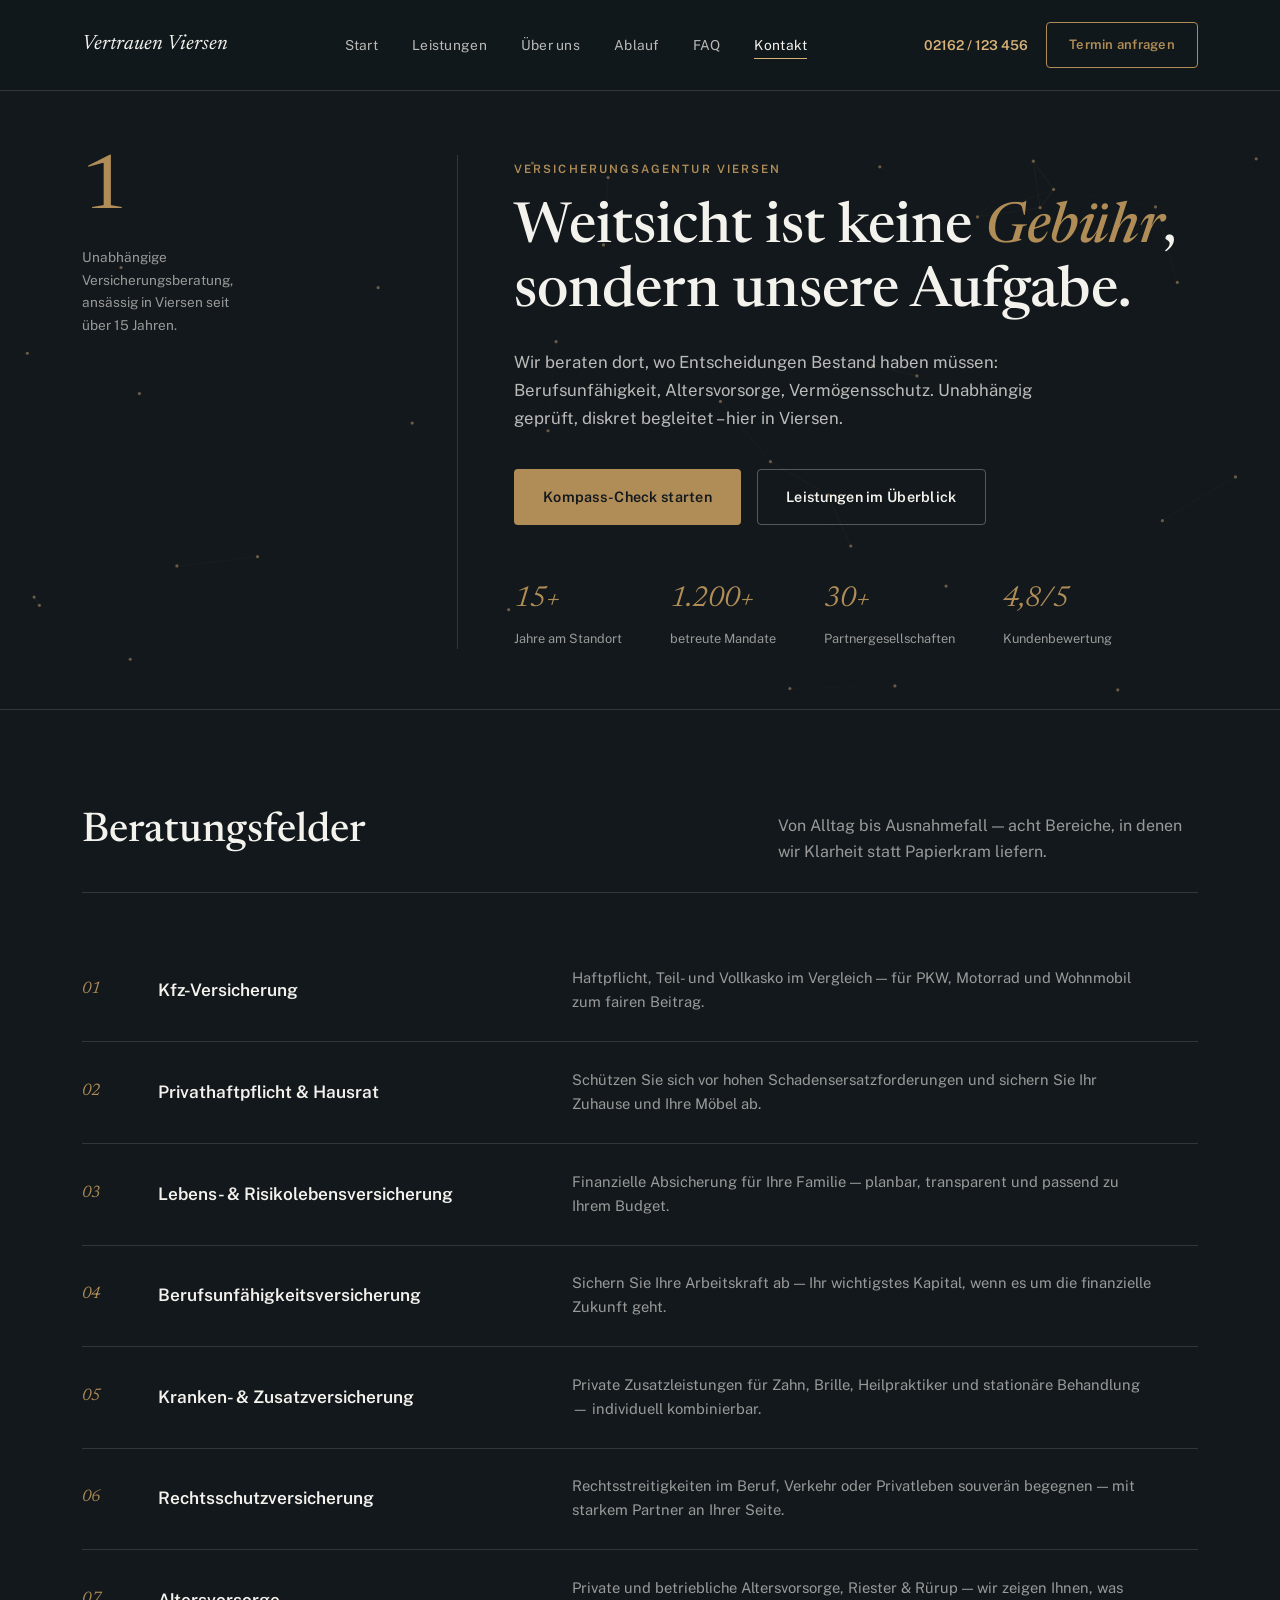
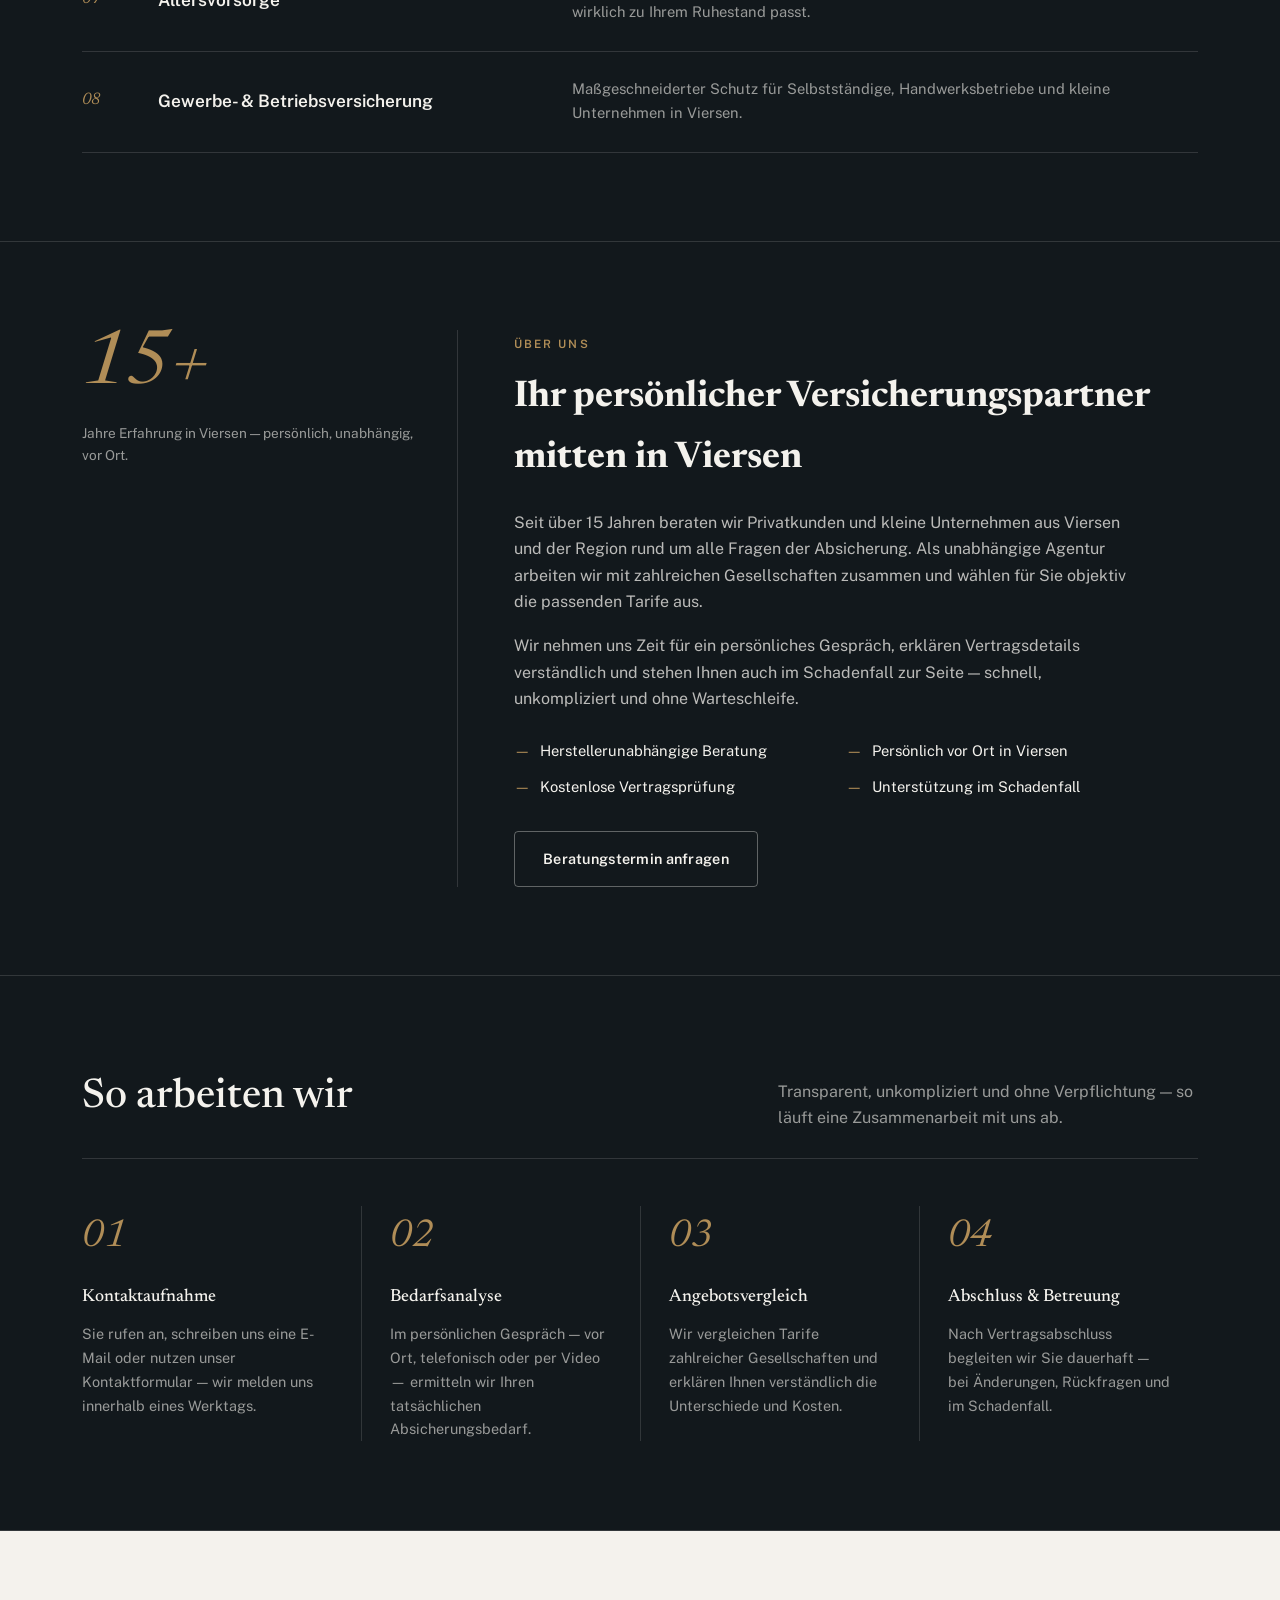
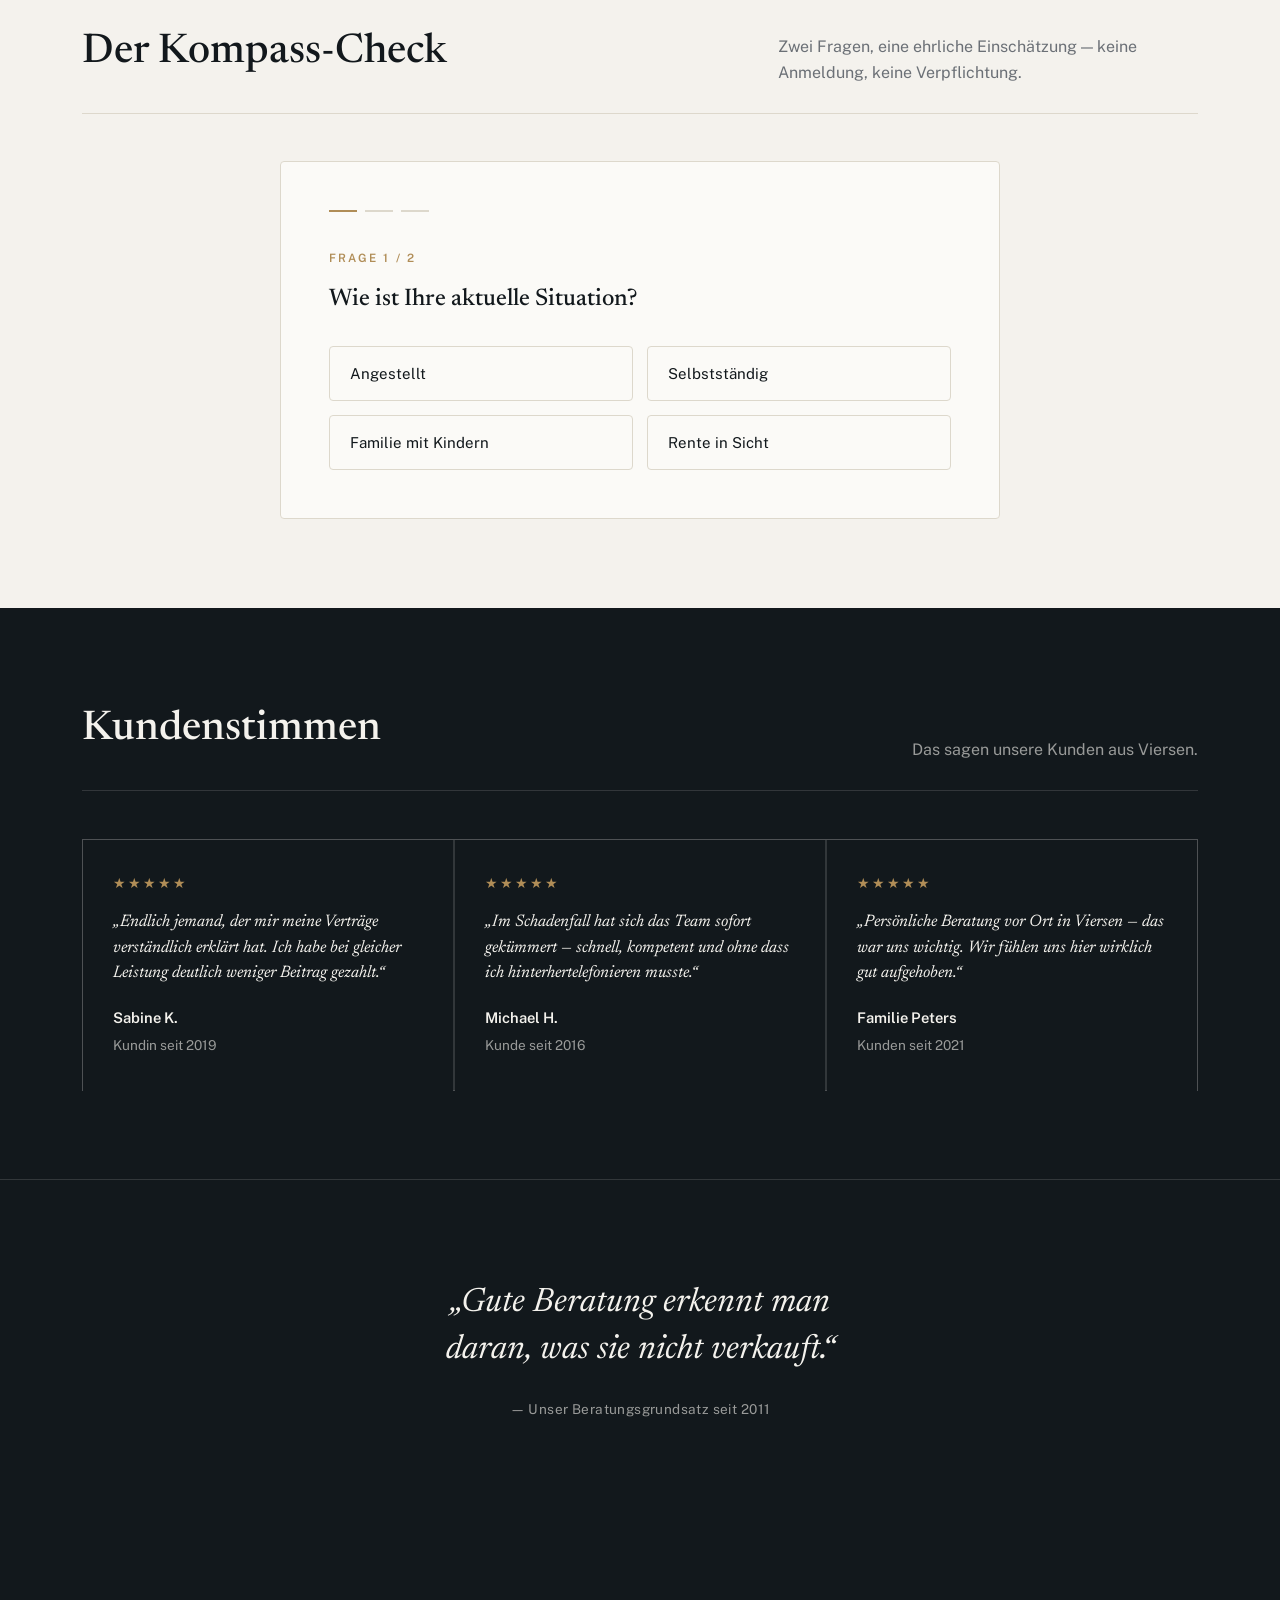
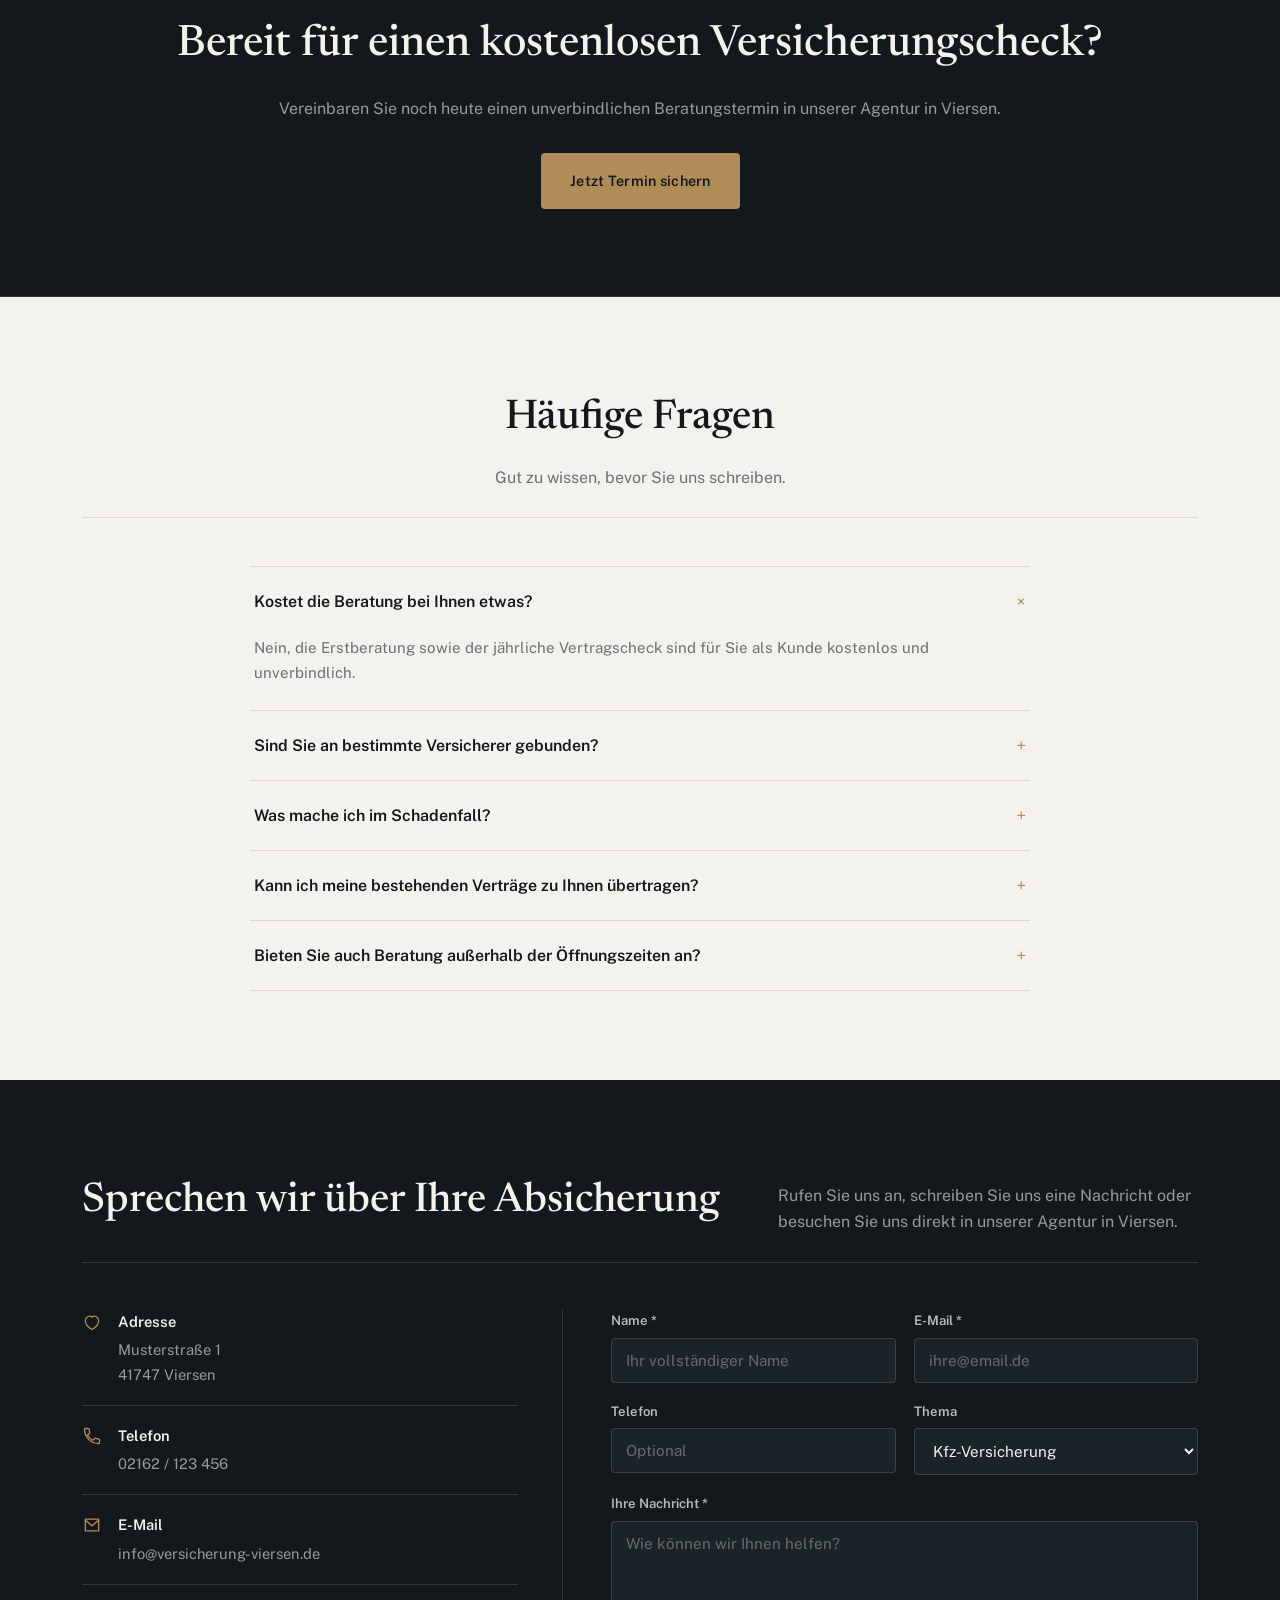
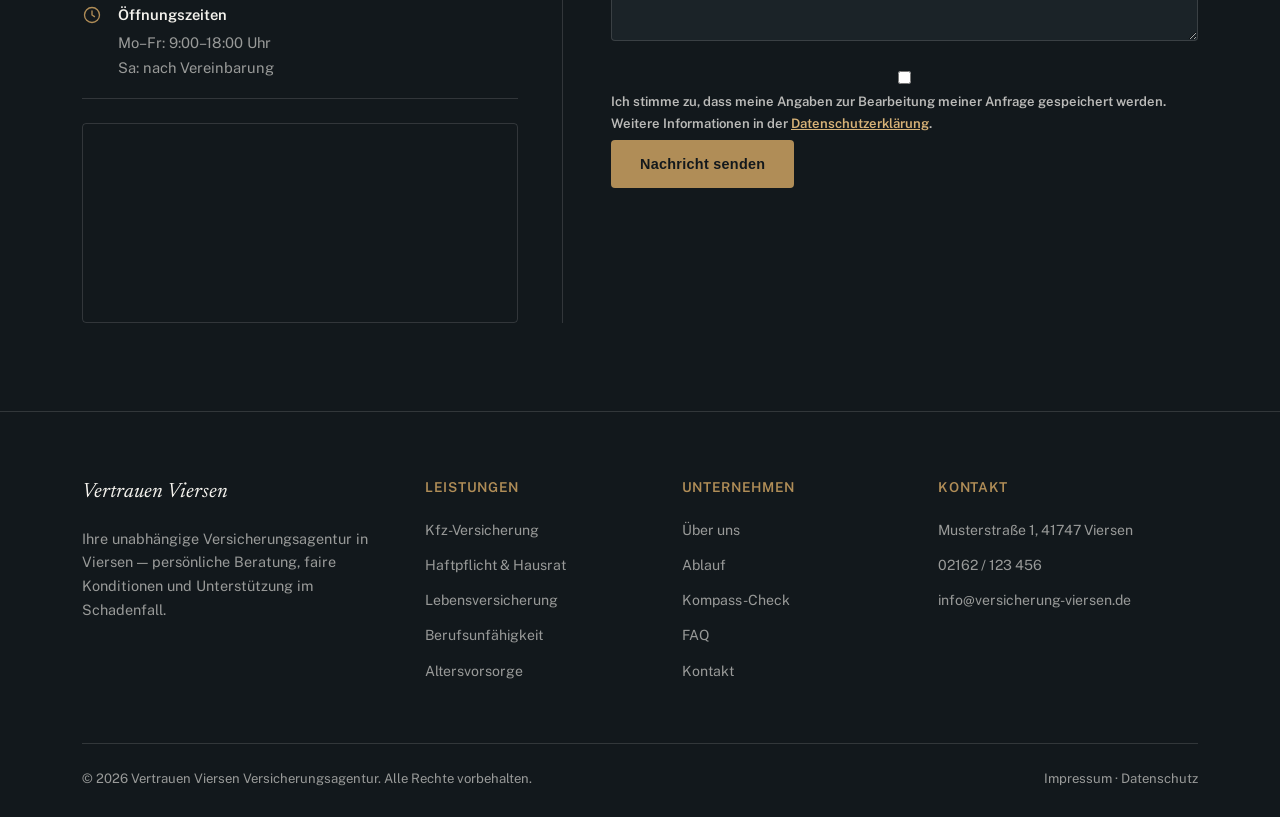
<file: index.html>
<!DOCTYPE html>
<html lang="de">
<head>
<meta charset="UTF-8">
<meta name="viewport" content="width=device-width, initial-scale=1.0">
<title>Versicherungsagentur Viersen | Vertrauen Viersen</title>
<meta name="description" content="Unabhängige Versicherungsagentur in Viersen: Kfz-, Haftpflicht-, Hausrat-, Lebens- und Berufsunfähigkeitsversicherung. Persönliche Beratung, faire Konditionen, schnelle Hilfe im Schadenfall.">
<link rel="icon" href="data:image/svg+xml,<svg xmlns=%22http://www.w3.org/2000/svg%22 viewBox=%220 0 24 24%22><text y=%2218%22 font-size=%2218%22>🧭</text></svg>">
<link rel="preconnect" href="https://fonts.googleapis.com">
<link rel="preconnect" href="https://fonts.gstatic.com" crossorigin>
<link href="https://fonts.googleapis.com/css2?family=Newsreader:ital,opsz,wght@0,6..72,400;0,6..72,500;1,6..72,400&family=Public+Sans:wght@400;500;600;700&display=swap" rel="stylesheet">
<link rel="stylesheet" href="css/style.css?v=4">
</head>
<body>

<div class="cursor-dot"></div>
<div class="cursor-ring"></div>
<div class="progress-bar"></div>

<header class="site-header">
  <nav class="navbar">
    <a href="index.html" class="logo">Vertrauen Viersen</a>

    <ul class="nav-links">
      <li><a href="index.html#home">Start</a></li>
      <li><a href="index.html#leistungen">Leistungen</a></li>
      <li><a href="index.html#ueber-uns">Über uns</a></li>
      <li><a href="index.html#ablauf">Ablauf</a></li>
      <li><a href="index.html#faq">FAQ</a></li>
      <li><a href="index.html#kontakt">Kontakt</a></li>
    </ul>

    <div class="nav-cta">
      <a href="tel:+4921621234560" class="nav-phone">02162 / 123 456</a>
      <a href="index.html#kontakt" class="btn magnetic">Termin anfragen</a>
      <button class="nav-toggle" aria-label="Menü öffnen" aria-expanded="false">
        <span></span><span></span><span></span>
      </button>
    </div>
  </nav>
</header>

<div class="nav-backdrop"></div>

<main>

  <header class="hero" id="home">
    <canvas id="constellation"></canvas>
    <div class="wrap">
      <div class="hero-index">
        <div class="n serif" data-count-to="1">01</div>
        <p>Unabhängige Versicherungsberatung, ansässig in Viersen seit über 15 Jahren.</p>
      </div>
      <div>
        <span class="eyebrow">Versicherungsagentur Viersen</span>
        <h1 class="serif" style="margin-top:16px;">Weitsicht ist keine <em>Gebühr</em>, sondern unsere Aufgabe.</h1>
        <p class="lead">Wir beraten dort, wo Entscheidungen Bestand haben müssen: Berufsunfähigkeit, Altersvorsorge, Vermögensschutz. Unabhängig geprüft, diskret begleitet – hier in Viersen.</p>
        <div class="hero-actions">
          <a href="index.html#kompass-check" class="btn btn-solid magnetic">Kompass-Check starten</a>
          <a href="index.html#leistungen" class="btn btn-outline magnetic">Leistungen im Überblick</a>
        </div>
        <div class="stat-row">
          <div><div class="n serif" data-count-to="15" data-suffix="+">0</div><div class="l">Jahre am Standort</div></div>
          <div><div class="n serif" data-count-to="1200" data-suffix="+">0</div><div class="l">betreute Mandate</div></div>
          <div><div class="n serif" data-count-to="30" data-suffix="+">0</div><div class="l">Partnergesellschaften</div></div>
          <div><div class="n serif" data-count-to="4.8" data-suffix="/5" data-decimals="1">0</div><div class="l">Kundenbewertung</div></div>
        </div>
      </div>
    </div>
  </header>

  <section class="pad" id="leistungen">
    <div class="wrap">
      <div class="section-head reveal">
        <h2>Beratungsfelder</h2>
        <p>Von Alltag bis Ausnahmefall — acht Bereiche, in denen wir Klarheit statt Papierkram liefern.</p>
      </div>
      <div class="service-list">
        <a href="index.html#kontakt" class="service-row reveal"><span class="spark"></span><span class="num serif">01</span><h3>Kfz-Versicherung</h3><p>Haftpflicht, Teil- und Vollkasko im Vergleich — für PKW, Motorrad und Wohnmobil zum fairen Beitrag.</p><span class="arrow">→</span></a>
        <a href="index.html#kontakt" class="service-row reveal"><span class="spark"></span><span class="num serif">02</span><h3>Privathaftpflicht &amp; Hausrat</h3><p>Schützen Sie sich vor hohen Schadensersatzforderungen und sichern Sie Ihr Zuhause und Ihre Möbel ab.</p><span class="arrow">→</span></a>
        <a href="index.html#kontakt" class="service-row reveal"><span class="spark"></span><span class="num serif">03</span><h3>Lebens- &amp; Risikolebensversicherung</h3><p>Finanzielle Absicherung für Ihre Familie — planbar, transparent und passend zu Ihrem Budget.</p><span class="arrow">→</span></a>
        <a href="index.html#kontakt" class="service-row reveal"><span class="spark"></span><span class="num serif">04</span><h3>Berufsunfähigkeitsversicherung</h3><p>Sichern Sie Ihre Arbeitskraft ab — Ihr wichtigstes Kapital, wenn es um die finanzielle Zukunft geht.</p><span class="arrow">→</span></a>
        <a href="index.html#kontakt" class="service-row reveal"><span class="spark"></span><span class="num serif">05</span><h3>Kranken- &amp; Zusatzversicherung</h3><p>Private Zusatzleistungen für Zahn, Brille, Heilpraktiker und stationäre Behandlung — individuell kombinierbar.</p><span class="arrow">→</span></a>
        <a href="index.html#kontakt" class="service-row reveal"><span class="spark"></span><span class="num serif">06</span><h3>Rechtsschutzversicherung</h3><p>Rechtsstreitigkeiten im Beruf, Verkehr oder Privatleben souverän begegnen — mit starkem Partner an Ihrer Seite.</p><span class="arrow">→</span></a>
        <a href="index.html#kontakt" class="service-row reveal"><span class="spark"></span><span class="num serif">07</span><h3>Altersvorsorge</h3><p>Private und betriebliche Altersvorsorge, Riester &amp; Rürup — wir zeigen Ihnen, was wirklich zu Ihrem Ruhestand passt.</p><span class="arrow">→</span></a>
        <a href="index.html#kontakt" class="service-row reveal"><span class="spark"></span><span class="num serif">08</span><h3>Gewerbe- &amp; Betriebsversicherung</h3><p>Maßgeschneiderter Schutz für Selbstständige, Handwerksbetriebe und kleine Unternehmen in Viersen.</p><span class="arrow">→</span></a>
      </div>
    </div>
  </section>

  <section class="pad" id="ueber-uns">
    <div class="wrap about-grid">
      <div class="about-figure reveal">
        <div class="n serif">15+</div>
        <p>Jahre Erfahrung in Viersen — persönlich, unabhängig, vor Ort.</p>
      </div>
      <div class="about-content reveal">
        <span class="eyebrow">Über uns</span>
        <h2 class="serif" style="margin-top:12px; font-size: clamp(1.6rem, 3vw, 2.3rem);">Ihr persönlicher Versicherungspartner mitten in Viersen</h2>
        <p style="margin-top:20px;">Seit über 15 Jahren beraten wir Privatkunden und kleine Unternehmen aus Viersen und der Region rund um alle Fragen der Absicherung. Als unabhängige Agentur arbeiten wir mit zahlreichen Gesellschaften zusammen und wählen für Sie objektiv die passenden Tarife aus.</p>
        <p>Wir nehmen uns Zeit für ein persönliches Gespräch, erklären Vertragsdetails verständlich und stehen Ihnen auch im Schadenfall zur Seite — schnell, unkompliziert und ohne Warteschleife.</p>
        <ul class="about-list">
          <li>Herstellerunabhängige Beratung</li>
          <li>Persönlich vor Ort in Viersen</li>
          <li>Kostenlose Vertragsprüfung</li>
          <li>Unterstützung im Schadenfall</li>
        </ul>
        <a href="index.html#kontakt" class="btn btn-outline magnetic">Beratungstermin anfragen</a>
      </div>
    </div>
  </section>

  <section class="pad" id="ablauf">
    <div class="wrap">
      <div class="section-head reveal">
        <h2>So arbeiten wir</h2>
        <p>Transparent, unkompliziert und ohne Verpflichtung — so läuft eine Zusammenarbeit mit uns ab.</p>
      </div>
      <div class="steps">
        <div class="step reveal"><div class="n">01</div><h3>Kontaktaufnahme</h3><p>Sie rufen an, schreiben uns eine E-Mail oder nutzen unser Kontaktformular — wir melden uns innerhalb eines Werktags.</p></div>
        <div class="step reveal"><div class="n">02</div><h3>Bedarfsanalyse</h3><p>Im persönlichen Gespräch — vor Ort, telefonisch oder per Video — ermitteln wir Ihren tatsächlichen Absicherungsbedarf.</p></div>
        <div class="step reveal"><div class="n">03</div><h3>Angebotsvergleich</h3><p>Wir vergleichen Tarife zahlreicher Gesellschaften und erklären Ihnen verständlich die Unterschiede und Kosten.</p></div>
        <div class="step reveal"><div class="n">04</div><h3>Abschluss &amp; Betreuung</h3><p>Nach Vertragsabschluss begleiten wir Sie dauerhaft — bei Änderungen, Rückfragen und im Schadenfall.</p></div>
      </div>
    </div>
  </section>

  <section class="pad pad-light" id="kompass-check">
    <div class="wrap">
      <div class="section-head reveal">
        <h2>Der Kompass-Check</h2>
        <p>Zwei Fragen, eine ehrliche Einschätzung — keine Anmeldung, keine Verpflichtung.</p>
      </div>

      <div class="quiz-card reveal">
        <div class="quiz-dots"><span class="done"></span><span></span><span></span></div>

        <div class="quiz-step active" data-step="1">
          <span class="eyebrow">Frage 1 / 2</span>
          <h3>Wie ist Ihre aktuelle Situation?</h3>
          <div class="quiz-options">
            <button class="quiz-option" data-value="angestellt">Angestellt</button>
            <button class="quiz-option" data-value="selbststaendig">Selbstständig</button>
            <button class="quiz-option" data-value="familie">Familie mit Kindern</button>
            <button class="quiz-option" data-value="rente">Rente in Sicht</button>
          </div>
        </div>

        <div class="quiz-step" data-step="2">
          <span class="eyebrow">Frage 2 / 2</span>
          <h3>Was beschäftigt Sie gerade am meisten?</h3>
          <div class="quiz-options">
            <button class="quiz-option" data-value="einkommen">Mein Einkommen im Ernstfall</button>
            <button class="quiz-option" data-value="eigentum">Mein Zuhause &amp; Eigentum</button>
            <button class="quiz-option" data-value="vorsorge">Meine Altersvorsorge</button>
            <button class="quiz-option" data-value="fahrzeug">Mein Fahrzeug</button>
          </div>
        </div>

        <div class="quiz-step quiz-result" data-step="3">
          <span class="eyebrow">Ihre Einschätzung</span>
          <h3 id="quiz-result-title">Empfehlung wird geladen …</h3>
          <p id="quiz-result-text"></p>
          <a href="index.html#kontakt" class="btn btn-solid magnetic">Unverbindlich beraten lassen</a>
          <button class="quiz-restart" id="quiz-restart">Check neu starten</button>
        </div>
      </div>
    </div>
  </section>

  <section class="pad">
    <div class="wrap">
      <div class="section-head reveal">
        <h2>Kundenstimmen</h2>
        <p>Das sagen unsere Kunden aus Viersen.</p>
      </div>
      <div class="testimonial-grid">
        <div class="testimonial-card reveal">
          <div class="stars">★★★★★</div>
          <blockquote>„Endlich jemand, der mir meine Verträge verständlich erklärt hat. Ich habe bei gleicher Leistung deutlich weniger Beitrag gezahlt.“</blockquote>
          <cite><strong>Sabine K.</strong>Kundin seit 2019</cite>
        </div>
        <div class="testimonial-card reveal">
          <div class="stars">★★★★★</div>
          <blockquote>„Im Schadenfall hat sich das Team sofort gekümmert — schnell, kompetent und ohne dass ich hinterhertelefonieren musste.“</blockquote>
          <cite><strong>Michael H.</strong>Kunde seit 2016</cite>
        </div>
        <div class="testimonial-card reveal">
          <div class="stars">★★★★★</div>
          <blockquote>„Persönliche Beratung vor Ort in Viersen — das war uns wichtig. Wir fühlen uns hier wirklich gut aufgehoben.“</blockquote>
          <cite><strong>Familie Peters</strong>Kunden seit 2021</cite>
        </div>
      </div>
    </div>
  </section>

  <section class="quote-band reveal">
    <div class="wrap">
      <blockquote class="serif">„Gute Beratung erkennt man daran, was sie nicht verkauft.“</blockquote>
      <cite>— Unser Beratungsgrundsatz seit 2011</cite>
    </div>
  </section>

  <section class="pad cta-band reveal">
    <div class="wrap">
      <h2 class="serif">Bereit für einen kostenlosen Versicherungscheck?</h2>
      <p>Vereinbaren Sie noch heute einen unverbindlichen Beratungstermin in unserer Agentur in Viersen.</p>
      <a href="index.html#kontakt" class="btn btn-solid magnetic">Jetzt Termin sichern</a>
    </div>
  </section>

  <section class="pad pad-light" id="faq">
    <div class="wrap">
      <div class="section-head reveal" style="justify-content: center; text-align: center; display: block;">
        <h2>Häufige Fragen</h2>
        <p style="margin: 12px auto 0;">Gut zu wissen, bevor Sie uns schreiben.</p>
      </div>

      <div class="faq-list reveal">
        <div class="faq-item open">
          <button class="faq-question">Kostet die Beratung bei Ihnen etwas?<span class="plus">+</span></button>
          <div class="faq-answer"><p>Nein, die Erstberatung sowie der jährliche Vertragscheck sind für Sie als Kunde kostenlos und unverbindlich.</p></div>
        </div>
        <div class="faq-item">
          <button class="faq-question">Sind Sie an bestimmte Versicherer gebunden?<span class="plus">+</span></button>
          <div class="faq-answer"><p>Nein, wir arbeiten unabhängig mit zahlreichen Gesellschaften zusammen und wählen die für Sie passenden Tarife objektiv aus.</p></div>
        </div>
        <div class="faq-item">
          <button class="faq-question">Was mache ich im Schadenfall?<span class="plus">+</span></button>
          <div class="faq-answer"><p>Melden Sie sich einfach telefonisch oder per E-Mail bei uns — wir kümmern uns um die Schadenmeldung und begleiten Sie durch den gesamten Prozess.</p></div>
        </div>
        <div class="faq-item">
          <button class="faq-question">Kann ich meine bestehenden Verträge zu Ihnen übertragen?<span class="plus">+</span></button>
          <div class="faq-answer"><p>Ja, das ist problemlos möglich. Wir übernehmen die Maklervollmacht und betreuen Ihre bestehenden Verträge ab sofort für Sie.</p></div>
        </div>
        <div class="faq-item">
          <button class="faq-question">Bieten Sie auch Beratung außerhalb der Öffnungszeiten an?<span class="plus">+</span></button>
          <div class="faq-answer"><p>Nach Vereinbarung sind auch Termine am Abend oder per Videocall möglich — sprechen Sie uns einfach an.</p></div>
        </div>
      </div>
    </div>
  </section>

  <section class="pad" id="kontakt">
    <div class="wrap">
      <div class="section-head reveal">
        <h2>Sprechen wir über Ihre Absicherung</h2>
        <p>Rufen Sie uns an, schreiben Sie uns eine Nachricht oder besuchen Sie uns direkt in unserer Agentur in Viersen.</p>
      </div>

      <div class="contact-grid">
        <div class="contact-info-card reveal">
          <div class="contact-detail">
            <span class="icon"><svg width="20" height="20" viewBox="0 0 24 24" fill="none"><path d="M12 21C12 21 4 16.5 4 10.5C4 7.5 6.5 5 9.3 5C10.6 5 11.8 5.6 12 6.6C12.2 5.6 13.4 5 14.7 5C17.5 5 20 7.5 20 10.5C20 16.5 12 21 12 21Z" stroke="currentColor" stroke-width="1.6"/></svg></span>
            <div><h4>Adresse</h4><p>Musterstraße 1<br>41747 Viersen</p></div>
          </div>
          <div class="contact-detail">
            <span class="icon"><svg width="20" height="20" viewBox="0 0 24 24" fill="none"><path d="M6.6 10.8C7.9 13.5 10.1 15.7 12.9 17.1L15.1 15C15.4 14.7 15.9 14.6 16.3 14.8C17.5 15.2 18.8 15.4 20 15.4C20.6 15.4 21 15.9 21 16.4V20C21 20.6 20.6 21 20 21C10.6 21 3 13.4 3 4C3 3.4 3.4 3 4 3H7.6C8.1 3 8.6 3.4 8.6 4C8.6 5.3 8.8 6.5 9.2 7.7C9.3 8.1 9.2 8.6 8.9 8.9L6.6 10.8Z" stroke="currentColor" stroke-width="1.6" stroke-linejoin="round"/></svg></span>
            <div><h4>Telefon</h4><p><a href="tel:+4921621234560">02162 / 123 456</a></p></div>
          </div>
          <div class="contact-detail">
            <span class="icon"><svg width="20" height="20" viewBox="0 0 24 24" fill="none"><path d="M4 5H20V19H4V5Z" stroke="currentColor" stroke-width="1.6"/><path d="M4 6L12 13L20 6" stroke="currentColor" stroke-width="1.6"/></svg></span>
            <div><h4>E-Mail</h4><p><a href="mailto:info@versicherung-viersen.de">info@versicherung-viersen.de</a></p></div>
          </div>
          <div class="contact-detail">
            <span class="icon"><svg width="20" height="20" viewBox="0 0 24 24" fill="none"><circle cx="12" cy="12" r="9" stroke="currentColor" stroke-width="1.6"/><path d="M12 7V12L15 14" stroke="currentColor" stroke-width="1.6" stroke-linecap="round"/></svg></span>
            <div><h4>Öffnungszeiten</h4><p>Mo–Fr: 9:00–18:00 Uhr<br>Sa: nach Vereinbarung</p></div>
          </div>
          <div class="map-frame">
            <iframe src="https://www.google.com/maps?q=Viersen&output=embed" loading="lazy" referrerpolicy="no-referrer-when-downgrade" title="Standort der Versicherungsagentur in Viersen"></iframe>
          </div>
        </div>

        <div class="contact-form reveal">
          <form id="contact-form" novalidate>
            <div class="form-row">
              <div class="form-group">
                <label for="name">Name *</label>
                <input type="text" id="name" name="name" placeholder="Ihr vollständiger Name" required>
              </div>
              <div class="form-group">
                <label for="email">E-Mail *</label>
                <input type="email" id="email" name="email" placeholder="ihre@email.de" required>
              </div>
            </div>
            <div class="form-row">
              <div class="form-group">
                <label for="phone">Telefon</label>
                <input type="tel" id="phone" name="phone" placeholder="Optional">
              </div>
              <div class="form-group">
                <label for="topic">Thema</label>
                <select id="topic" name="topic">
                  <option>Kfz-Versicherung</option>
                  <option>Privathaftpflicht &amp; Hausrat</option>
                  <option>Lebens- &amp; Risikolebensversicherung</option>
                  <option>Berufsunfähigkeitsversicherung</option>
                  <option>Kranken- &amp; Zusatzversicherung</option>
                  <option>Rechtsschutzversicherung</option>
                  <option>Altersvorsorge</option>
                  <option>Gewerbeversicherung</option>
                  <option>Sonstiges</option>
                </select>
              </div>
            </div>
            <div class="form-group">
              <label for="message">Ihre Nachricht *</label>
              <textarea id="message" name="message" placeholder="Wie können wir Ihnen helfen?" required></textarea>
            </div>
            <label class="form-consent">
              <input type="checkbox" id="consent" name="consent" required>
              <span>Ich stimme zu, dass meine Angaben zur Bearbeitung meiner Anfrage gespeichert werden. Weitere Informationen in der <a href="datenschutz.html">Datenschutzerklärung</a>.</span>
            </label>
            <button type="submit" class="btn btn-solid magnetic">Nachricht senden</button>
            <p id="form-status" class="form-status"></p>
          </form>
        </div>
      </div>
    </div>
  </section>

</main>

<footer class="site-footer">
  <div class="wrap">
    <div class="footer-grid">
      <div class="footer-about">
        <a href="index.html" class="logo">Vertrauen Viersen</a>
        <p>Ihre unabhängige Versicherungsagentur in Viersen — persönliche Beratung, faire Konditionen und Unterstützung im Schadenfall.</p>
      </div>
      <div>
        <h4>Leistungen</h4>
        <ul class="footer-links">
          <li><a href="index.html#leistungen">Kfz-Versicherung</a></li>
          <li><a href="index.html#leistungen">Haftpflicht &amp; Hausrat</a></li>
          <li><a href="index.html#leistungen">Lebensversicherung</a></li>
          <li><a href="index.html#leistungen">Berufsunfähigkeit</a></li>
          <li><a href="index.html#leistungen">Altersvorsorge</a></li>
        </ul>
      </div>
      <div>
        <h4>Unternehmen</h4>
        <ul class="footer-links">
          <li><a href="index.html#ueber-uns">Über uns</a></li>
          <li><a href="index.html#ablauf">Ablauf</a></li>
          <li><a href="index.html#kompass-check">Kompass-Check</a></li>
          <li><a href="index.html#faq">FAQ</a></li>
          <li><a href="index.html#kontakt">Kontakt</a></li>
        </ul>
      </div>
      <div>
        <h4>Kontakt</h4>
        <ul class="footer-links">
          <li>Musterstraße 1, 41747 Viersen</li>
          <li><a href="tel:+4921621234560">02162 / 123 456</a></li>
          <li><a href="mailto:info@versicherung-viersen.de">info@versicherung-viersen.de</a></li>
        </ul>
      </div>
    </div>
    <div class="footer-bottom">
      <span>© <span id="year">2026</span> Vertrauen Viersen Versicherungsagentur. Alle Rechte vorbehalten.</span>
      <span><a href="impressum.html">Impressum</a> · <a href="datenschutz.html">Datenschutz</a></span>
    </div>
  </div>
</footer>

<button class="back-to-top" aria-label="Nach oben scrollen">
  <svg width="20" height="20" viewBox="0 0 24 24" fill="none"><path d="M12 19V5M5 12L12 5L19 12" stroke="currentColor" stroke-width="2" stroke-linecap="round" stroke-linejoin="round"/></svg>
</button>

<div class="mobile-cta-bar">
  <a href="tel:+4921621234560" class="mobile-cta-call">
    <svg width="18" height="18" viewBox="0 0 24 24" fill="none"><path d="M6.6 10.8C7.9 13.5 10.1 15.7 12.9 17.1L15.1 15C15.4 14.7 15.9 14.6 16.3 14.8C17.5 15.2 18.8 15.4 20 15.4C20.6 15.4 21 15.9 21 16.4V20C21 20.6 20.6 21 20 21C10.6 21 3 13.4 3 4C3 3.4 3.4 3 4 3H7.6C8.1 3 8.6 3.4 8.6 4C8.6 5.3 8.8 6.5 9.2 7.7C9.3 8.1 9.2 8.6 8.9 8.9L6.6 10.8Z" stroke="currentColor" stroke-width="1.7" stroke-linejoin="round"/></svg>
    Anrufen
  </a>
  <a href="index.html#kontakt" class="mobile-cta-book">Termin buchen</a>
</div>

<script src="js/script.js?v=4"></script>
</body>
</html>
</file>
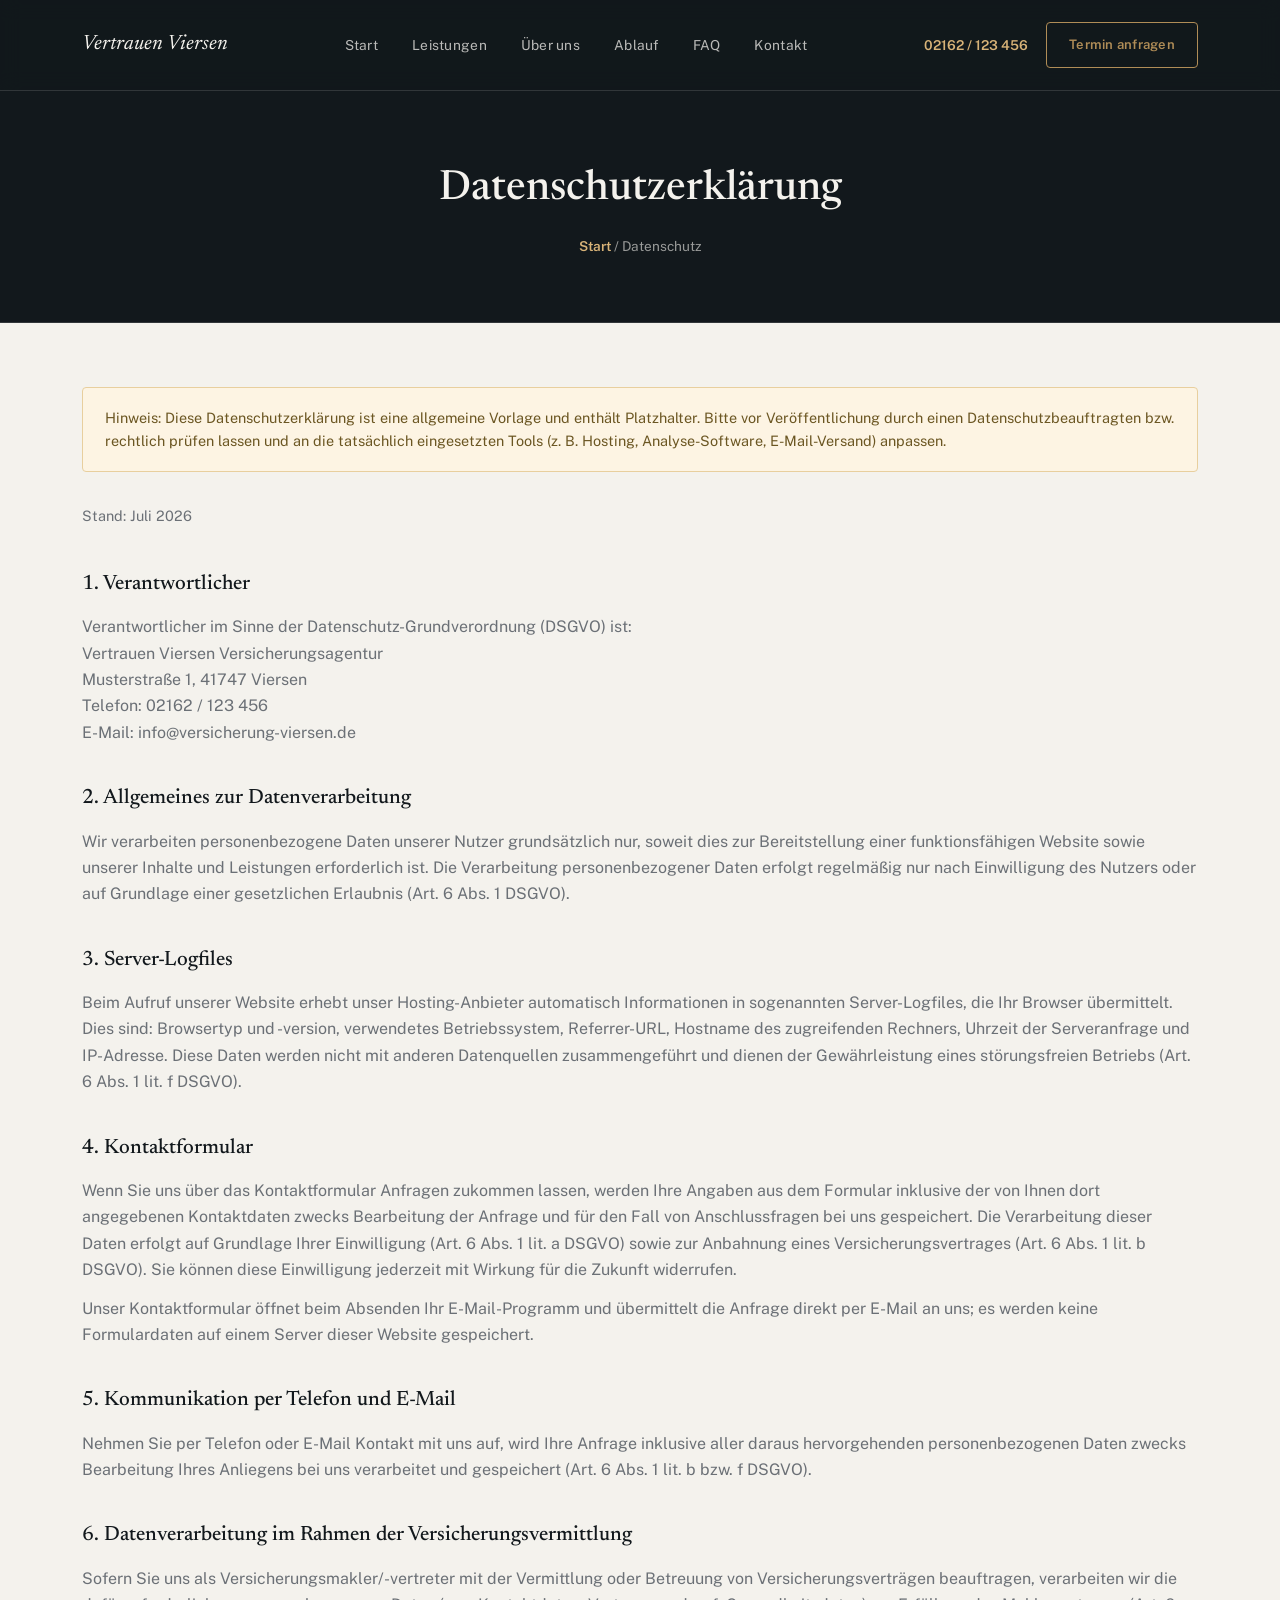
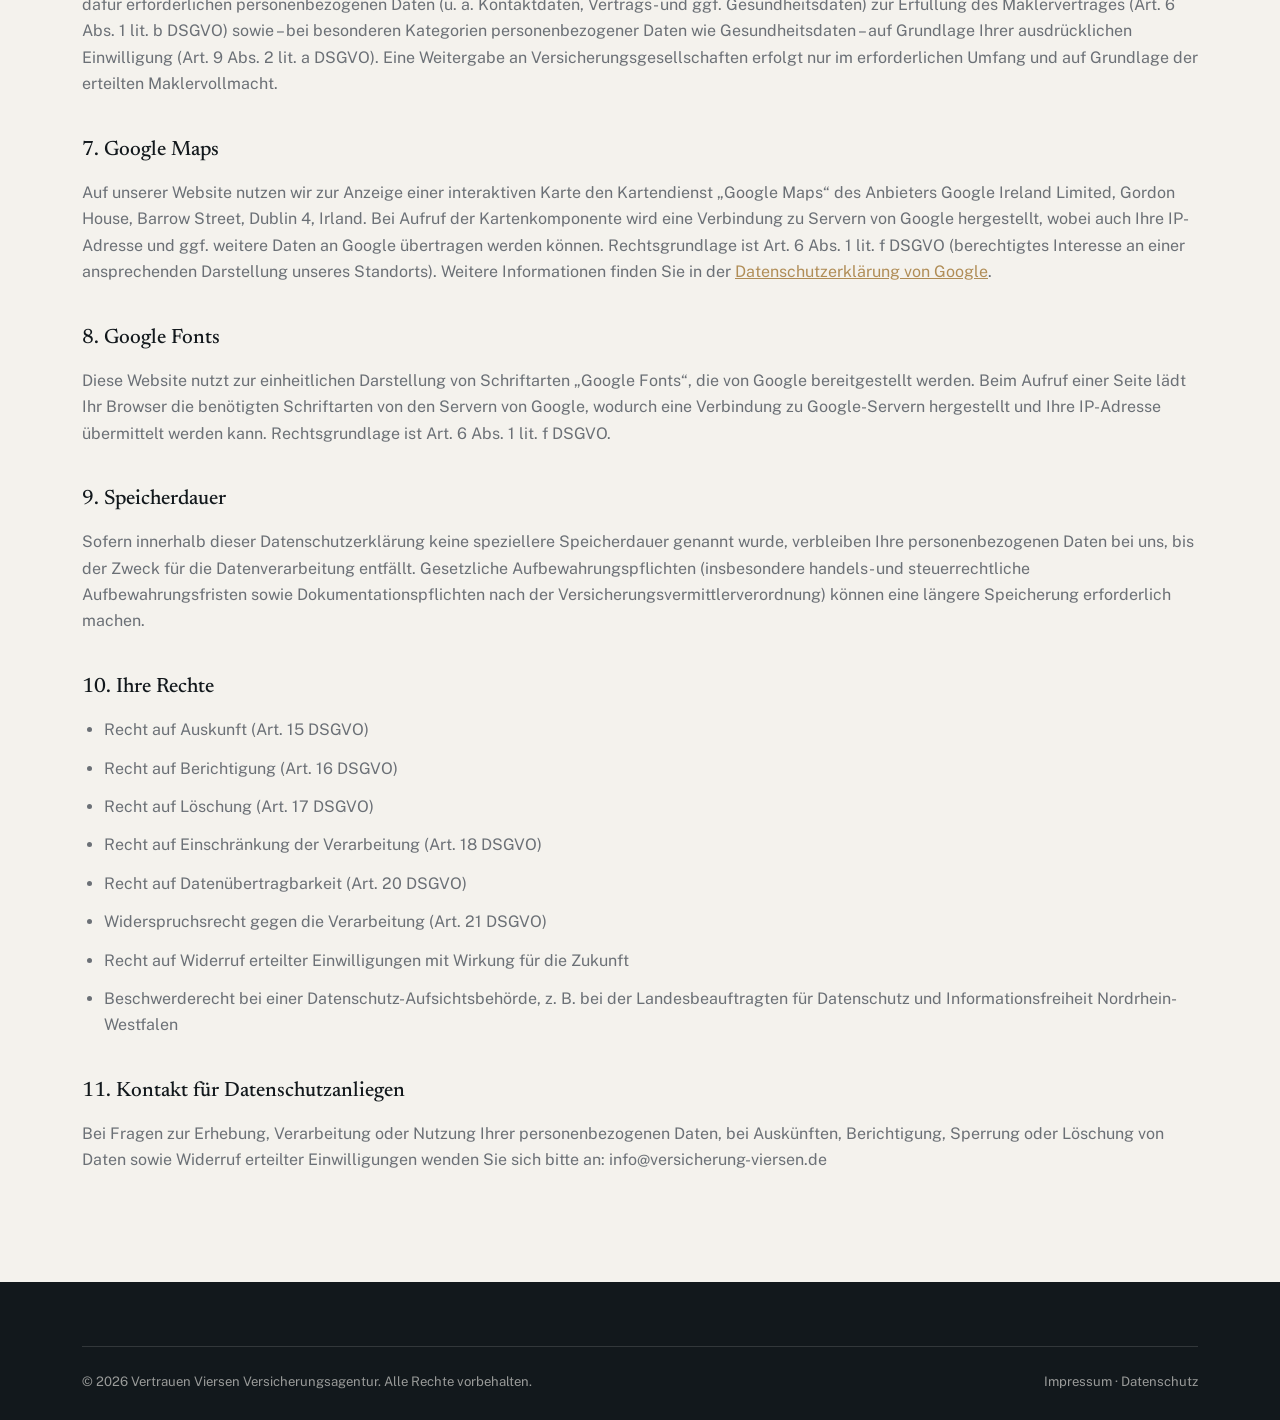
<file: datenschutz.html>
<!DOCTYPE html>
<html lang="de">
<head>
<meta charset="UTF-8">
<meta name="viewport" content="width=device-width, initial-scale=1.0">
<title>Datenschutzerklärung | Versicherungsagentur Viersen</title>
<meta name="description" content="Datenschutzerklärung der Versicherungsagentur Viersen gemäß DSGVO.">
<link rel="icon" href="data:image/svg+xml,<svg xmlns=%22http://www.w3.org/2000/svg%22 viewBox=%220 0 24 24%22><text y=%2218%22 font-size=%2218%22>🧭</text></svg>">
<link rel="preconnect" href="https://fonts.googleapis.com">
<link rel="preconnect" href="https://fonts.gstatic.com" crossorigin>
<link href="https://fonts.googleapis.com/css2?family=Newsreader:ital,opsz,wght@0,6..72,400;0,6..72,500;1,6..72,400&family=Public+Sans:wght@400;500;600;700&display=swap" rel="stylesheet">
<link rel="stylesheet" href="css/style.css?v=4">
</head>
<body>

<div class="cursor-dot"></div>
<div class="cursor-ring"></div>
<div class="progress-bar"></div>

<header class="site-header">
  <nav class="navbar">
    <a href="index.html" class="logo">Vertrauen Viersen</a>
    <ul class="nav-links">
      <li><a href="index.html#home">Start</a></li>
      <li><a href="index.html#leistungen">Leistungen</a></li>
      <li><a href="index.html#ueber-uns">Über uns</a></li>
      <li><a href="index.html#ablauf">Ablauf</a></li>
      <li><a href="index.html#faq">FAQ</a></li>
      <li><a href="index.html#kontakt">Kontakt</a></li>
    </ul>
    <div class="nav-cta">
      <a href="tel:+4921621234560" class="nav-phone">02162 / 123 456</a>
      <a href="index.html#kontakt" class="btn magnetic">Termin anfragen</a>
      <button class="nav-toggle" aria-label="Menü öffnen" aria-expanded="false"><span></span><span></span><span></span></button>
    </div>
  </nav>
</header>

<div class="nav-backdrop"></div>

<div class="page-hero">
  <div class="wrap">
    <h1>Datenschutzerklärung</h1>
    <p class="breadcrumb"><a href="index.html">Start</a> / Datenschutz</p>
  </div>
</div>

<main>
  <section class="legal-page">
    <div class="wrap">

      <div class="notice-box">
        Hinweis: Diese Datenschutzerklärung ist eine allgemeine Vorlage und enthält Platzhalter. Bitte vor Veröffentlichung durch einen
        Datenschutzbeauftragten bzw. rechtlich prüfen lassen und an die tatsächlich eingesetzten Tools (z. B. Hosting, Analyse-Software,
        E-Mail-Versand) anpassen.
      </div>

      <p class="updated">Stand: Juli 2026</p>

      <h2>1. Verantwortlicher</h2>
      <p>
        Verantwortlicher im Sinne der Datenschutz-Grundverordnung (DSGVO) ist:<br>
        Vertrauen Viersen Versicherungsagentur<br>
        Musterstraße 1, 41747 Viersen<br>
        Telefon: 02162 / 123 456<br>
        E-Mail: info@versicherung-viersen.de
      </p>

      <h2>2. Allgemeines zur Datenverarbeitung</h2>
      <p>
        Wir verarbeiten personenbezogene Daten unserer Nutzer grundsätzlich nur, soweit dies zur Bereitstellung einer funktionsfähigen Website
        sowie unserer Inhalte und Leistungen erforderlich ist. Die Verarbeitung personenbezogener Daten erfolgt regelmäßig nur nach Einwilligung
        des Nutzers oder auf Grundlage einer gesetzlichen Erlaubnis (Art. 6 Abs. 1 DSGVO).
      </p>

      <h2>3. Server-Logfiles</h2>
      <p>
        Beim Aufruf unserer Website erhebt unser Hosting-Anbieter automatisch Informationen in sogenannten Server-Logfiles, die Ihr Browser
        übermittelt. Dies sind: Browsertyp und -version, verwendetes Betriebssystem, Referrer-URL, Hostname des zugreifenden Rechners,
        Uhrzeit der Serveranfrage und IP-Adresse. Diese Daten werden nicht mit anderen Datenquellen zusammengeführt und dienen der
        Gewährleistung eines störungsfreien Betriebs (Art. 6 Abs. 1 lit. f DSGVO).
      </p>

      <h2>4. Kontaktformular</h2>
      <p>
        Wenn Sie uns über das Kontaktformular Anfragen zukommen lassen, werden Ihre Angaben aus dem Formular inklusive der von Ihnen dort
        angegebenen Kontaktdaten zwecks Bearbeitung der Anfrage und für den Fall von Anschlussfragen bei uns gespeichert. Die Verarbeitung
        dieser Daten erfolgt auf Grundlage Ihrer Einwilligung (Art. 6 Abs. 1 lit. a DSGVO) sowie zur Anbahnung eines Versicherungsvertrages
        (Art. 6 Abs. 1 lit. b DSGVO). Sie können diese Einwilligung jederzeit mit Wirkung für die Zukunft widerrufen.
      </p>
      <p>
        Unser Kontaktformular öffnet beim Absenden Ihr E-Mail-Programm und übermittelt die Anfrage direkt per E-Mail an uns; es werden keine
        Formulardaten auf einem Server dieser Website gespeichert.
      </p>

      <h2>5. Kommunikation per Telefon und E-Mail</h2>
      <p>
        Nehmen Sie per Telefon oder E-Mail Kontakt mit uns auf, wird Ihre Anfrage inklusive aller daraus hervorgehenden personenbezogenen Daten
        zwecks Bearbeitung Ihres Anliegens bei uns verarbeitet und gespeichert (Art. 6 Abs. 1 lit. b bzw. f DSGVO).
      </p>

      <h2>6. Datenverarbeitung im Rahmen der Versicherungsvermittlung</h2>
      <p>
        Sofern Sie uns als Versicherungsmakler/-vertreter mit der Vermittlung oder Betreuung von Versicherungsverträgen beauftragen, verarbeiten
        wir die dafür erforderlichen personenbezogenen Daten (u. a. Kontaktdaten, Vertrags- und ggf. Gesundheitsdaten) zur Erfüllung des
        Maklervertrages (Art. 6 Abs. 1 lit. b DSGVO) sowie – bei besonderen Kategorien personenbezogener Daten wie Gesundheitsdaten – auf
        Grundlage Ihrer ausdrücklichen Einwilligung (Art. 9 Abs. 2 lit. a DSGVO). Eine Weitergabe an Versicherungsgesellschaften erfolgt nur im
        erforderlichen Umfang und auf Grundlage der erteilten Maklervollmacht.
      </p>

      <h2>7. Google Maps</h2>
      <p>
        Auf unserer Website nutzen wir zur Anzeige einer interaktiven Karte den Kartendienst „Google Maps“ des Anbieters Google Ireland Limited,
        Gordon House, Barrow Street, Dublin 4, Irland. Bei Aufruf der Kartenkomponente wird eine Verbindung zu Servern von Google hergestellt,
        wobei auch Ihre IP-Adresse und ggf. weitere Daten an Google übertragen werden können. Rechtsgrundlage ist Art. 6 Abs. 1 lit. f DSGVO
        (berechtigtes Interesse an einer ansprechenden Darstellung unseres Standorts). Weitere Informationen finden Sie in der
        <a href="https://policies.google.com/privacy" target="_blank" rel="noopener">Datenschutzerklärung von Google</a>.
      </p>

      <h2>8. Google Fonts</h2>
      <p>
        Diese Website nutzt zur einheitlichen Darstellung von Schriftarten „Google Fonts“, die von Google bereitgestellt werden. Beim Aufruf
        einer Seite lädt Ihr Browser die benötigten Schriftarten von den Servern von Google, wodurch eine Verbindung zu Google-Servern
        hergestellt und Ihre IP-Adresse übermittelt werden kann. Rechtsgrundlage ist Art. 6 Abs. 1 lit. f DSGVO.
      </p>

      <h2>9. Speicherdauer</h2>
      <p>
        Sofern innerhalb dieser Datenschutzerklärung keine speziellere Speicherdauer genannt wurde, verbleiben Ihre personenbezogenen Daten bei
        uns, bis der Zweck für die Datenverarbeitung entfällt. Gesetzliche Aufbewahrungspflichten (insbesondere handels- und steuerrechtliche
        Aufbewahrungsfristen sowie Dokumentationspflichten nach der Versicherungsvermittlerverordnung) können eine längere Speicherung
        erforderlich machen.
      </p>

      <h2>10. Ihre Rechte</h2>
      <ul>
        <li>Recht auf Auskunft (Art. 15 DSGVO)</li>
        <li>Recht auf Berichtigung (Art. 16 DSGVO)</li>
        <li>Recht auf Löschung (Art. 17 DSGVO)</li>
        <li>Recht auf Einschränkung der Verarbeitung (Art. 18 DSGVO)</li>
        <li>Recht auf Datenübertragbarkeit (Art. 20 DSGVO)</li>
        <li>Widerspruchsrecht gegen die Verarbeitung (Art. 21 DSGVO)</li>
        <li>Recht auf Widerruf erteilter Einwilligungen mit Wirkung für die Zukunft</li>
        <li>Beschwerderecht bei einer Datenschutz-Aufsichtsbehörde, z. B. bei der Landesbeauftragten für Datenschutz und Informationsfreiheit Nordrhein-Westfalen</li>
      </ul>

      <h2>11. Kontakt für Datenschutzanliegen</h2>
      <p>
        Bei Fragen zur Erhebung, Verarbeitung oder Nutzung Ihrer personenbezogenen Daten, bei Auskünften, Berichtigung, Sperrung oder Löschung
        von Daten sowie Widerruf erteilter Einwilligungen wenden Sie sich bitte an: info@versicherung-viersen.de
      </p>

    </div>
  </section>
</main>

<footer class="site-footer">
  <div class="wrap">
    <div class="footer-bottom">
      <span>© <span id="year">2026</span> Vertrauen Viersen Versicherungsagentur. Alle Rechte vorbehalten.</span>
      <span><a href="impressum.html">Impressum</a> · <a href="datenschutz.html">Datenschutz</a></span>
    </div>
  </div>
</footer>

<button class="back-to-top" aria-label="Nach oben scrollen">
  <svg width="20" height="20" viewBox="0 0 24 24" fill="none"><path d="M12 19V5M5 12L12 5L19 12" stroke="currentColor" stroke-width="2" stroke-linecap="round" stroke-linejoin="round"/></svg>
</button>

<div class="mobile-cta-bar">
  <a href="tel:+4921621234560" class="mobile-cta-call">
    <svg width="18" height="18" viewBox="0 0 24 24" fill="none"><path d="M6.6 10.8C7.9 13.5 10.1 15.7 12.9 17.1L15.1 15C15.4 14.7 15.9 14.6 16.3 14.8C17.5 15.2 18.8 15.4 20 15.4C20.6 15.4 21 15.9 21 16.4V20C21 20.6 20.6 21 20 21C10.6 21 3 13.4 3 4C3 3.4 3.4 3 4 3H7.6C8.1 3 8.6 3.4 8.6 4C8.6 5.3 8.8 6.5 9.2 7.7C9.3 8.1 9.2 8.6 8.9 8.9L6.6 10.8Z" stroke="currentColor" stroke-width="1.7" stroke-linejoin="round"/></svg>
    Anrufen
  </a>
  <a href="index.html#kontakt" class="mobile-cta-book">Termin buchen</a>
</div>

<script src="js/script.js?v=4"></script>
</body>
</html>
</file>
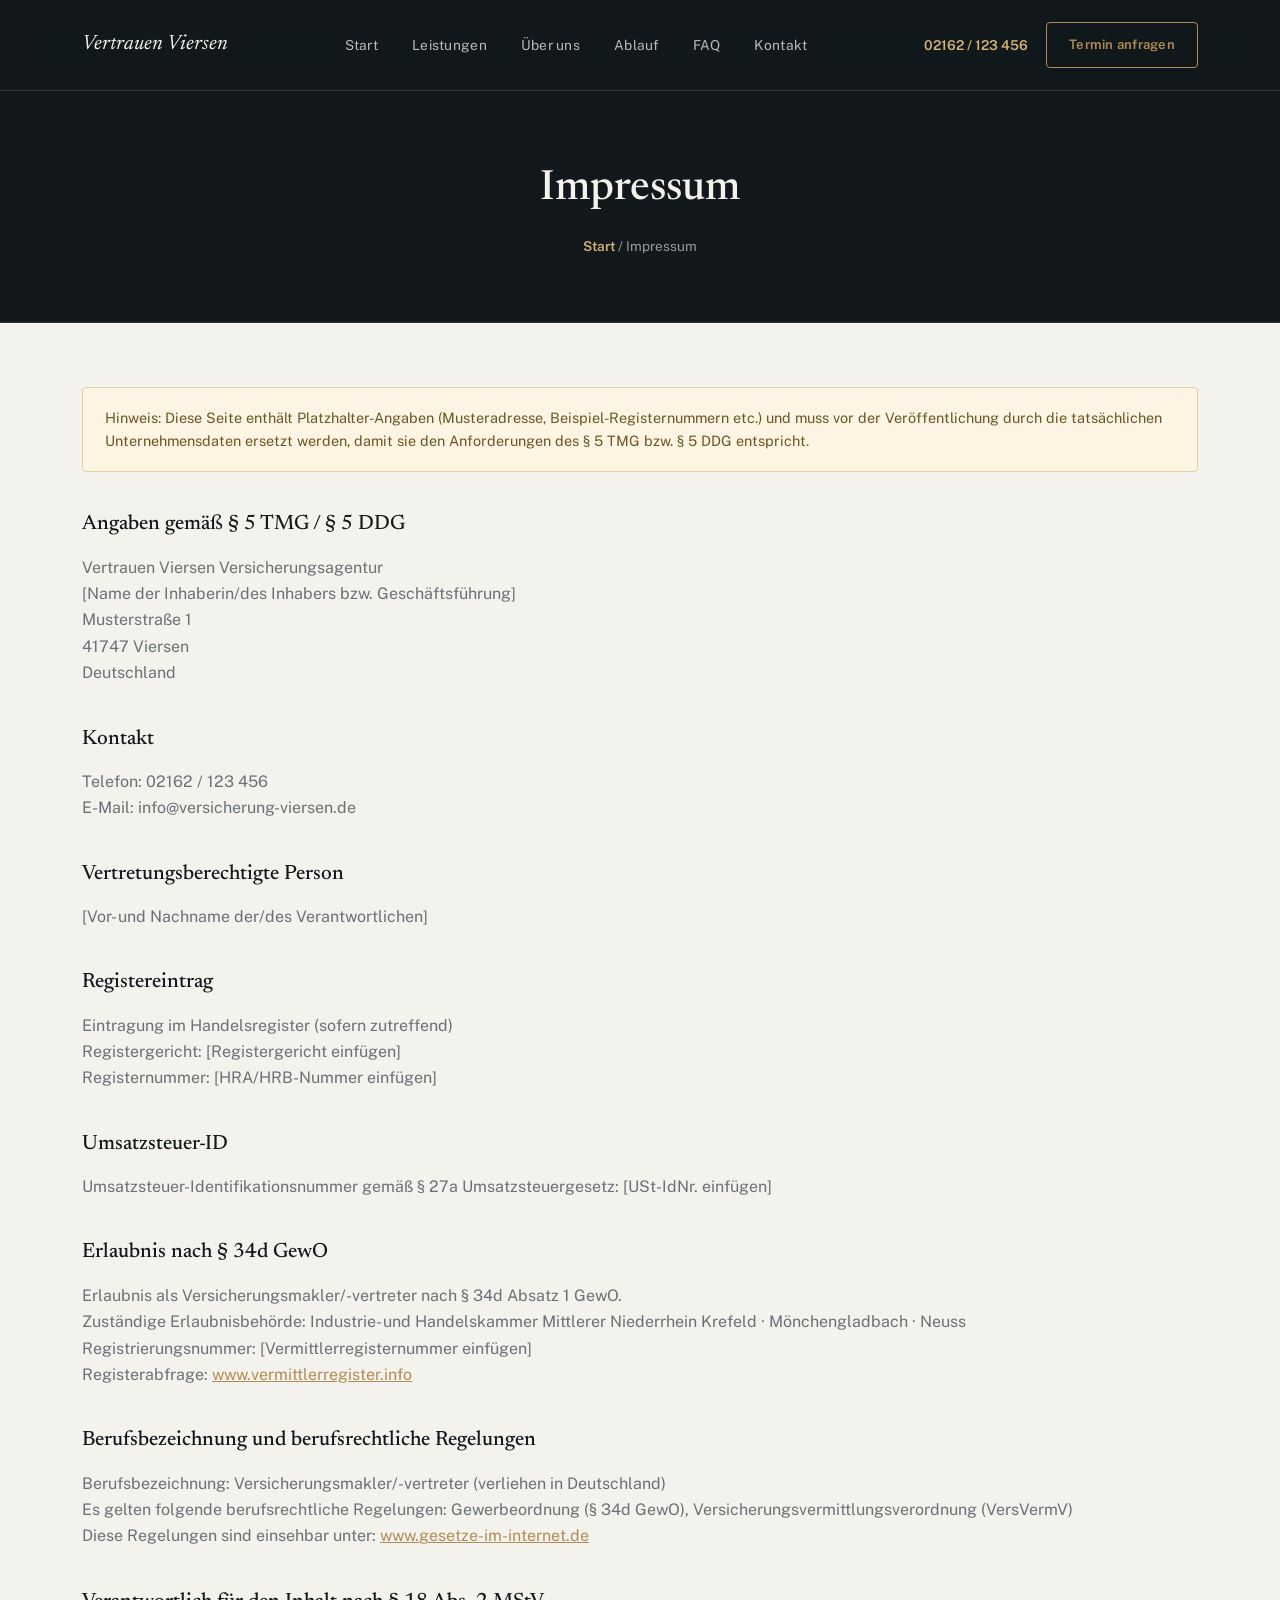
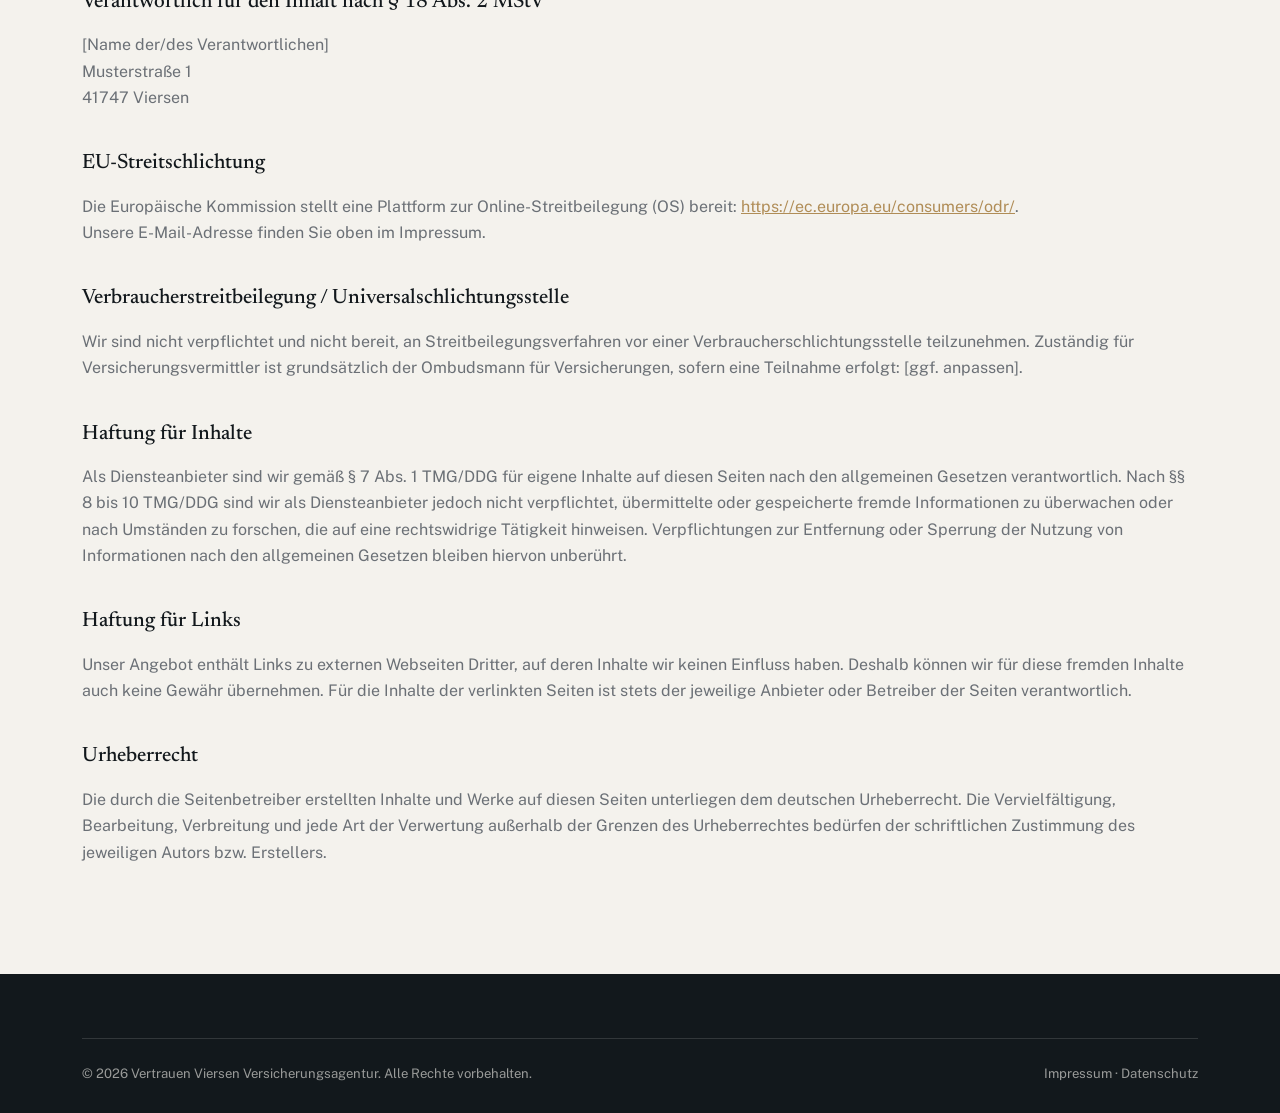
<file: impressum.html>
<!DOCTYPE html>
<html lang="de">
<head>
<meta charset="UTF-8">
<meta name="viewport" content="width=device-width, initial-scale=1.0">
<title>Impressum | Versicherungsagentur Viersen</title>
<meta name="description" content="Impressum der Versicherungsagentur Viersen gemäß § 5 TMG und § 34d GewO.">
<link rel="icon" href="data:image/svg+xml,<svg xmlns=%22http://www.w3.org/2000/svg%22 viewBox=%220 0 24 24%22><text y=%2218%22 font-size=%2218%22>🧭</text></svg>">
<link rel="preconnect" href="https://fonts.googleapis.com">
<link rel="preconnect" href="https://fonts.gstatic.com" crossorigin>
<link href="https://fonts.googleapis.com/css2?family=Newsreader:ital,opsz,wght@0,6..72,400;0,6..72,500;1,6..72,400&family=Public+Sans:wght@400;500;600;700&display=swap" rel="stylesheet">
<link rel="stylesheet" href="css/style.css?v=4">
</head>
<body>

<div class="cursor-dot"></div>
<div class="cursor-ring"></div>
<div class="progress-bar"></div>

<header class="site-header">
  <nav class="navbar">
    <a href="index.html" class="logo">Vertrauen Viersen</a>
    <ul class="nav-links">
      <li><a href="index.html#home">Start</a></li>
      <li><a href="index.html#leistungen">Leistungen</a></li>
      <li><a href="index.html#ueber-uns">Über uns</a></li>
      <li><a href="index.html#ablauf">Ablauf</a></li>
      <li><a href="index.html#faq">FAQ</a></li>
      <li><a href="index.html#kontakt">Kontakt</a></li>
    </ul>
    <div class="nav-cta">
      <a href="tel:+4921621234560" class="nav-phone">02162 / 123 456</a>
      <a href="index.html#kontakt" class="btn magnetic">Termin anfragen</a>
      <button class="nav-toggle" aria-label="Menü öffnen" aria-expanded="false"><span></span><span></span><span></span></button>
    </div>
  </nav>
</header>

<div class="nav-backdrop"></div>

<div class="page-hero">
  <div class="wrap">
    <h1>Impressum</h1>
    <p class="breadcrumb"><a href="index.html">Start</a> / Impressum</p>
  </div>
</div>

<main>
  <section class="legal-page">
    <div class="wrap">

      <div class="notice-box">
        Hinweis: Diese Seite enthält Platzhalter-Angaben (Musteradresse, Beispiel-Registernummern etc.) und muss vor der Veröffentlichung durch die tatsächlichen Unternehmensdaten ersetzt werden, damit sie den Anforderungen des § 5 TMG bzw. § 5 DDG entspricht.
      </div>

      <h2>Angaben gemäß § 5 TMG / § 5 DDG</h2>
      <p>
        Vertrauen Viersen Versicherungsagentur<br>
        [Name der Inhaberin/des Inhabers bzw. Geschäftsführung]<br>
        Musterstraße 1<br>
        41747 Viersen<br>
        Deutschland
      </p>

      <h2>Kontakt</h2>
      <p>
        Telefon: 02162 / 123 456<br>
        E-Mail: info@versicherung-viersen.de
      </p>

      <h2>Vertretungsberechtigte Person</h2>
      <p>[Vor- und Nachname der/des Verantwortlichen]</p>

      <h2>Registereintrag</h2>
      <p>
        Eintragung im Handelsregister (sofern zutreffend)<br>
        Registergericht: [Registergericht einfügen]<br>
        Registernummer: [HRA/HRB-Nummer einfügen]
      </p>

      <h2>Umsatzsteuer-ID</h2>
      <p>Umsatzsteuer-Identifikationsnummer gemäß § 27a Umsatzsteuergesetz: [USt-IdNr. einfügen]</p>

      <h2>Erlaubnis nach § 34d GewO</h2>
      <p>
        Erlaubnis als Versicherungsmakler/-vertreter nach § 34d Absatz 1 GewO.<br>
        Zuständige Erlaubnisbehörde: Industrie- und Handelskammer Mittlerer Niederrhein Krefeld · Mönchengladbach · Neuss<br>
        Registrierungsnummer: [Vermittlerregisternummer einfügen]<br>
        Registerabfrage: <a href="https://www.vermittlerregister.info" target="_blank" rel="noopener">www.vermittlerregister.info</a>
      </p>

      <h2>Berufsbezeichnung und berufsrechtliche Regelungen</h2>
      <p>
        Berufsbezeichnung: Versicherungsmakler/-vertreter (verliehen in Deutschland)<br>
        Es gelten folgende berufsrechtliche Regelungen: Gewerbeordnung (§ 34d GewO), Versicherungsvermittlungsverordnung (VersVermV)<br>
        Diese Regelungen sind einsehbar unter: <a href="https://www.gesetze-im-internet.de" target="_blank" rel="noopener">www.gesetze-im-internet.de</a>
      </p>

      <h2>Verantwortlich für den Inhalt nach § 18 Abs. 2 MStV</h2>
      <p>
        [Name der/des Verantwortlichen]<br>
        Musterstraße 1<br>
        41747 Viersen
      </p>

      <h2>EU-Streitschlichtung</h2>
      <p>
        Die Europäische Kommission stellt eine Plattform zur Online-Streitbeilegung (OS) bereit:
        <a href="https://ec.europa.eu/consumers/odr/" target="_blank" rel="noopener">https://ec.europa.eu/consumers/odr/</a>.<br>
        Unsere E-Mail-Adresse finden Sie oben im Impressum.
      </p>

      <h2>Verbraucherstreitbeilegung / Universalschlichtungsstelle</h2>
      <p>
        Wir sind nicht verpflichtet und nicht bereit, an Streitbeilegungsverfahren vor einer Verbraucherschlichtungsstelle teilzunehmen.
        Zuständig für Versicherungsvermittler ist grundsätzlich der Ombudsmann für Versicherungen, sofern eine Teilnahme erfolgt: [ggf. anpassen].
      </p>

      <h2>Haftung für Inhalte</h2>
      <p>
        Als Diensteanbieter sind wir gemäß § 7 Abs. 1 TMG/DDG für eigene Inhalte auf diesen Seiten nach den allgemeinen Gesetzen verantwortlich.
        Nach §§ 8 bis 10 TMG/DDG sind wir als Diensteanbieter jedoch nicht verpflichtet, übermittelte oder gespeicherte fremde Informationen zu
        überwachen oder nach Umständen zu forschen, die auf eine rechtswidrige Tätigkeit hinweisen. Verpflichtungen zur Entfernung oder Sperrung
        der Nutzung von Informationen nach den allgemeinen Gesetzen bleiben hiervon unberührt.
      </p>

      <h2>Haftung für Links</h2>
      <p>
        Unser Angebot enthält Links zu externen Webseiten Dritter, auf deren Inhalte wir keinen Einfluss haben. Deshalb können wir für diese
        fremden Inhalte auch keine Gewähr übernehmen. Für die Inhalte der verlinkten Seiten ist stets der jeweilige Anbieter oder Betreiber der
        Seiten verantwortlich.
      </p>

      <h2>Urheberrecht</h2>
      <p>
        Die durch die Seitenbetreiber erstellten Inhalte und Werke auf diesen Seiten unterliegen dem deutschen Urheberrecht. Die Vervielfältigung,
        Bearbeitung, Verbreitung und jede Art der Verwertung außerhalb der Grenzen des Urheberrechtes bedürfen der schriftlichen Zustimmung des
        jeweiligen Autors bzw. Erstellers.
      </p>

    </div>
  </section>
</main>

<footer class="site-footer">
  <div class="wrap">
    <div class="footer-bottom">
      <span>© <span id="year">2026</span> Vertrauen Viersen Versicherungsagentur. Alle Rechte vorbehalten.</span>
      <span><a href="impressum.html">Impressum</a> · <a href="datenschutz.html">Datenschutz</a></span>
    </div>
  </div>
</footer>

<button class="back-to-top" aria-label="Nach oben scrollen">
  <svg width="20" height="20" viewBox="0 0 24 24" fill="none"><path d="M12 19V5M5 12L12 5L19 12" stroke="currentColor" stroke-width="2" stroke-linecap="round" stroke-linejoin="round"/></svg>
</button>

<div class="mobile-cta-bar">
  <a href="tel:+4921621234560" class="mobile-cta-call">
    <svg width="18" height="18" viewBox="0 0 24 24" fill="none"><path d="M6.6 10.8C7.9 13.5 10.1 15.7 12.9 17.1L15.1 15C15.4 14.7 15.9 14.6 16.3 14.8C17.5 15.2 18.8 15.4 20 15.4C20.6 15.4 21 15.9 21 16.4V20C21 20.6 20.6 21 20 21C10.6 21 3 13.4 3 4C3 3.4 3.4 3 4 3H7.6C8.1 3 8.6 3.4 8.6 4C8.6 5.3 8.8 6.5 9.2 7.7C9.3 8.1 9.2 8.6 8.9 8.9L6.6 10.8Z" stroke="currentColor" stroke-width="1.7" stroke-linejoin="round"/></svg>
    Anrufen
  </a>
  <a href="index.html#kontakt" class="mobile-cta-book">Termin buchen</a>
</div>

<script src="js/script.js?v=4"></script>
</body>
</html>
</file>
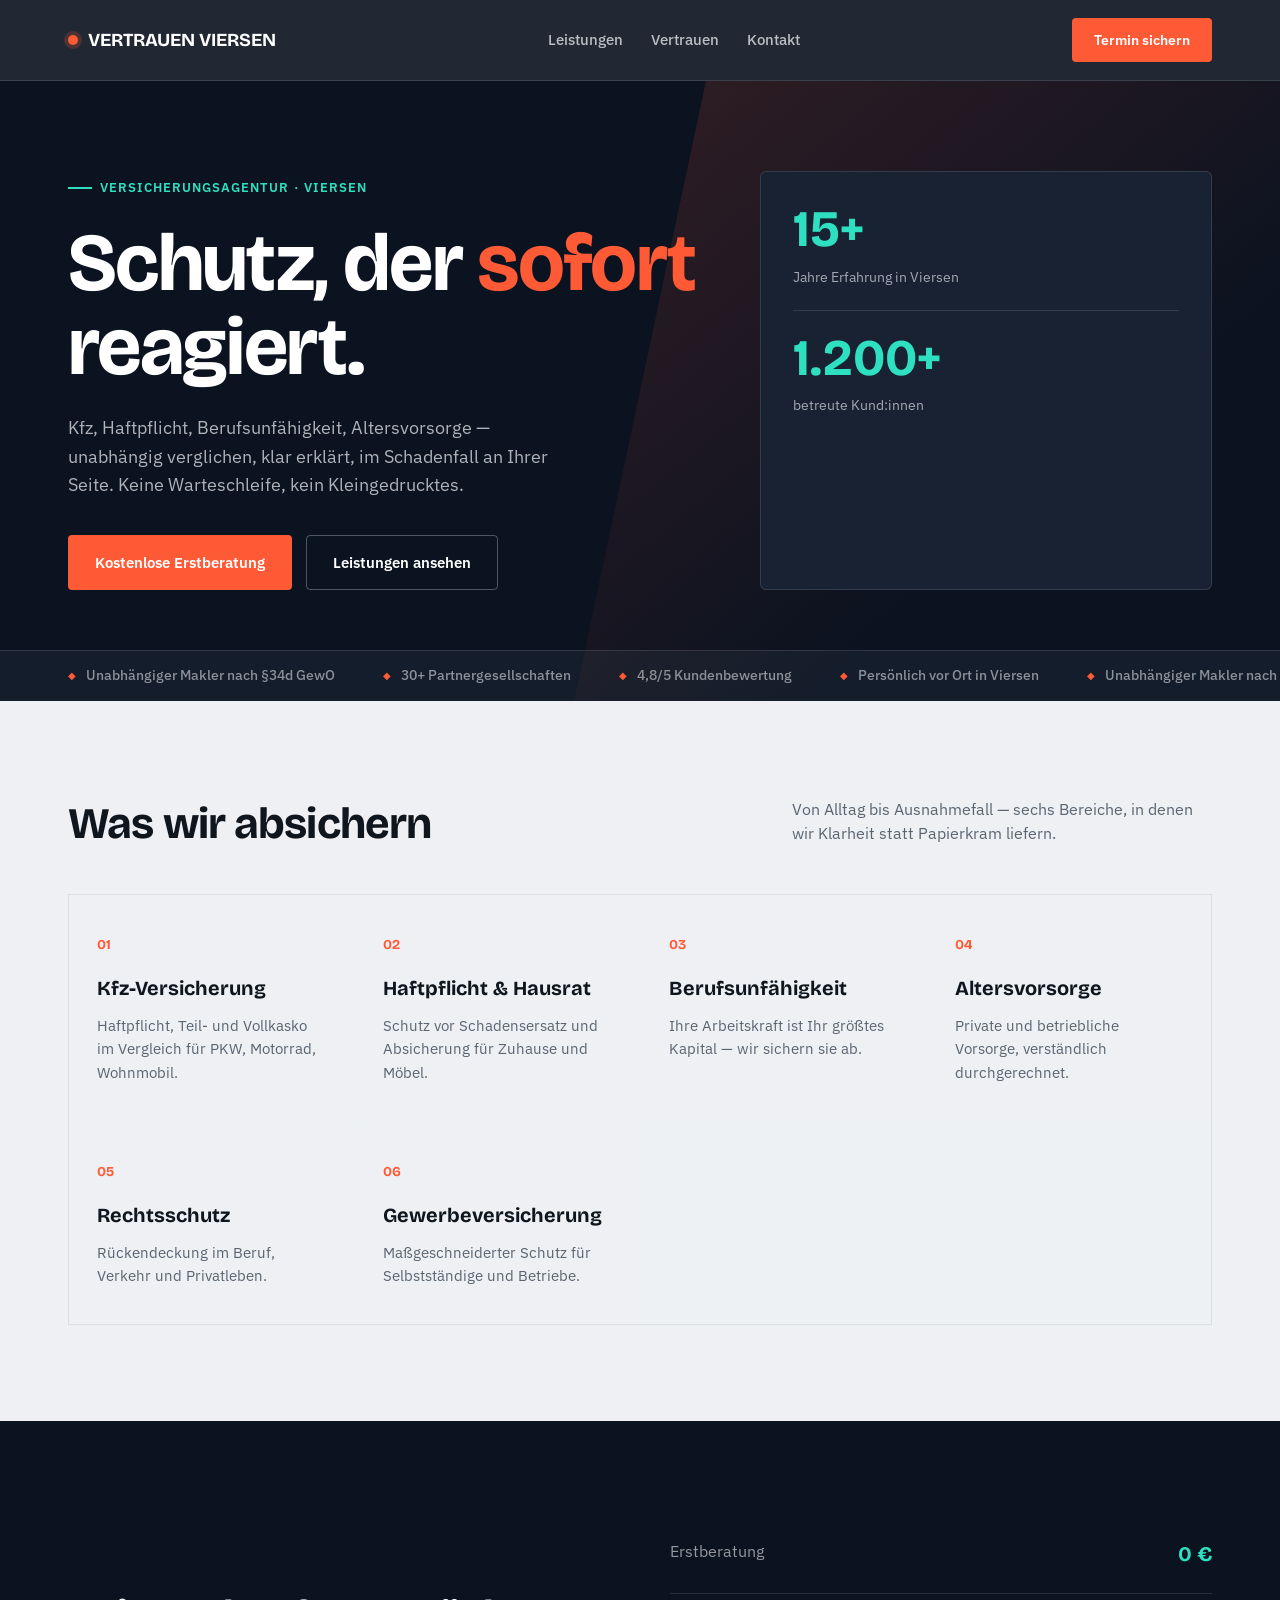
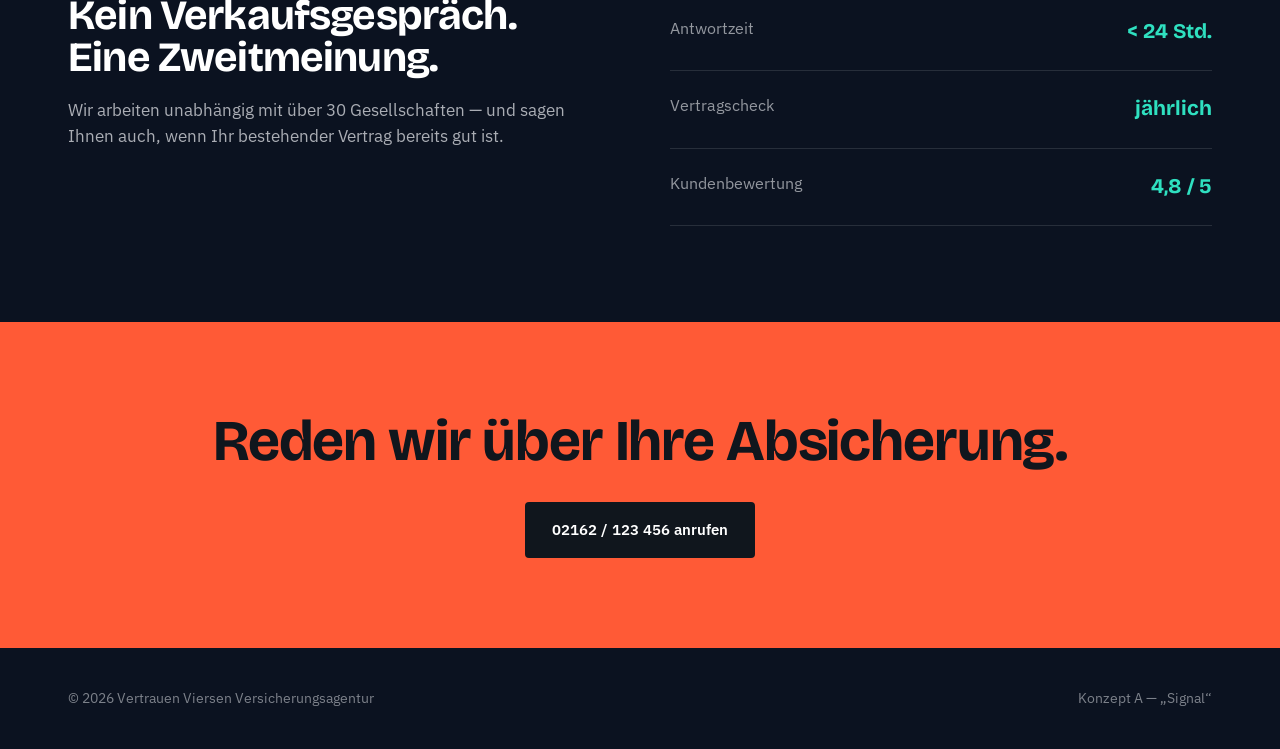
<file: previews/concept-a-signal.html>
<!DOCTYPE html>
<html lang="de">
<head>
<meta charset="UTF-8">
<meta name="viewport" content="width=device-width, initial-scale=1.0">
<title>Konzept A — Signal | Versicherungsagentur Viersen</title>
<link rel="preconnect" href="https://fonts.googleapis.com">
<link rel="preconnect" href="https://fonts.gstatic.com" crossorigin>
<link href="https://fonts.googleapis.com/css2?family=Bricolage+Grotesque:opsz,wght@12..96,400..800&family=IBM+Plex+Sans:wght@400;500;600;700&display=swap" rel="stylesheet">
<style>
  :root {
    --ink: #0b1220;
    --ink-soft: #141d2b;
    --ink-card: #182233;
    --paper: #eef0f4;
    --line: rgba(238, 240, 244, 0.12);
    --text: #10161d;
    --muted: #5b6572;
    --accent: #ff5a36;
    --accent-2: #2fe0c0;
    --max: 1200px;
  }
  * { box-sizing: border-box; margin: 0; padding: 0; }
  html { scroll-behavior: smooth; }
  body {
    font-family: "IBM Plex Sans", sans-serif;
    background: var(--paper);
    color: var(--text);
    line-height: 1.55;
  }
  .display {
    font-family: "Bricolage Grotesque", sans-serif;
    font-weight: 700;
    letter-spacing: -0.02em;
    line-height: 1.02;
  }
  a { color: inherit; text-decoration: none; }
  .wrap { max-width: var(--max); margin: 0 auto; padding: 0 28px; }
  img { max-width: 100%; display: block; }

  /* Nav */
  .nav {
    position: sticky; top: 0; z-index: 50;
    background: rgba(11, 18, 32, 0.9);
    backdrop-filter: blur(10px);
    border-bottom: 1px solid var(--line);
  }
  .nav .wrap { display: flex; align-items: center; justify-content: space-between; padding: 18px 28px; }
  .brand { color: #fff; font-family: "Bricolage Grotesque", sans-serif; font-weight: 700; font-size: 1.15rem; display: flex; align-items: center; gap: 10px; }
  .brand .dot { width: 10px; height: 10px; border-radius: 50%; background: var(--accent); box-shadow: 0 0 0 4px rgba(255,90,54,0.2); }
  .nav-links { display: flex; gap: 28px; }
  .nav-links a { color: rgba(238,240,244,0.75); font-size: 0.92rem; font-weight: 500; }
  .nav-links a:hover { color: #fff; }
  .nav .cta { background: var(--accent); color: #fff; padding: 11px 22px; border-radius: 4px; font-weight: 600; font-size: 0.9rem; }

  /* Hero */
  .hero {
    background: var(--ink);
    color: #fff;
    position: relative;
    overflow: hidden;
    padding: 90px 0 0;
  }
  .hero::before {
    content: "";
    position: absolute;
    top: -20%; right: -10%;
    width: 60%; height: 140%;
    background: linear-gradient(135deg, var(--accent) 0%, transparent 60%);
    opacity: 0.16;
    transform: skewX(-12deg);
  }
  .hero-grid {
    position: relative;
    display: grid;
    grid-template-columns: 1.3fr 0.9fr;
    gap: 40px;
    align-items: end;
    padding-bottom: 60px;
  }
  .kicker {
    display: inline-flex; align-items: center; gap: 8px;
    font-size: 0.8rem; font-weight: 600; letter-spacing: 0.08em; text-transform: uppercase;
    color: var(--accent-2);
    margin-bottom: 24px;
  }
  .kicker::before { content: ""; width: 24px; height: 2px; background: var(--accent-2); }
  .hero h1 {
    font-size: clamp(2.8rem, 6.4vw, 5.6rem);
    color: #fff;
  }
  .hero h1 .cut { color: var(--accent); }
  .hero .lead {
    margin-top: 24px;
    font-size: 1.15rem;
    color: rgba(238,240,244,0.72);
    max-width: 46ch;
  }
  .hero-actions { display: flex; gap: 14px; margin-top: 36px; flex-wrap: wrap; }
  .btn {
    display: inline-flex; align-items: center; gap: 8px;
    padding: 15px 26px; border-radius: 4px; font-weight: 600; font-size: 0.95rem;
    border: 1px solid transparent; cursor: pointer; transition: transform 0.2s ease, background 0.2s ease;
  }
  .btn-solid { background: var(--accent); color: #fff; }
  .btn-solid:hover { transform: translateY(-2px); background: #ff6f4c; }
  .btn-ghost { border-color: rgba(238,240,244,0.3); color: #fff; }
  .btn-ghost:hover { border-color: #fff; }

  .hero-stat-card {
    background: var(--ink-card);
    border: 1px solid var(--line);
    border-radius: 6px;
    padding: 32px;
    align-self: stretch;
  }
  .hero-stat-card .num {
    font-family: "Bricolage Grotesque", sans-serif;
    font-size: 3.2rem;
    font-weight: 700;
    color: var(--accent-2);
    line-height: 1;
  }
  .hero-stat-card .label { color: rgba(238,240,244,0.65); font-size: 0.9rem; margin-top: 10px; }
  .hero-stat-card hr { border: none; border-top: 1px solid var(--line); margin: 22px 0; }

  .ticker {
    border-top: 1px solid var(--line);
    background: var(--ink-soft);
    overflow: hidden;
    padding: 14px 0;
  }
  .ticker-track {
    display: flex; gap: 48px; white-space: nowrap;
    font-size: 0.85rem; color: rgba(238,240,244,0.55);
    font-weight: 500;
  }
  .ticker-track span { display: flex; align-items: center; gap: 10px; }
  .ticker-track span::before { content: "◆"; color: var(--accent); font-size: 0.6rem; }

  /* Services */
  section.pad { padding: 96px 0; }
  .section-head { display: flex; justify-content: space-between; align-items: flex-end; gap: 24px; margin-bottom: 48px; flex-wrap: wrap; }
  .section-head .display { font-size: clamp(1.9rem, 3.4vw, 2.8rem); }
  .section-head p { color: var(--muted); max-width: 42ch; }

  .cards {
    display: grid;
    grid-template-columns: repeat(auto-fit, minmax(260px, 1fr));
    gap: 2px;
    background: var(--line);
    border: 1px solid rgba(16,22,29,0.08);
  }
  .card {
    background: var(--paper);
    padding: 36px 28px;
    border-top: 3px solid transparent;
    transition: border-color 0.2s ease, background 0.2s ease;
  }
  .card:hover { border-top-color: var(--accent); background: #fff; }
  .card .idx { font-family: "Bricolage Grotesque", sans-serif; font-weight: 700; color: var(--accent); font-size: 0.85rem; margin-bottom: 18px; }
  .card h3 { font-family: "Bricolage Grotesque", sans-serif; font-size: 1.25rem; margin-bottom: 10px; }
  .card p { color: var(--muted); font-size: 0.94rem; }

  /* Split trust */
  .trust {
    background: var(--ink);
    color: #fff;
  }
  .trust .wrap {
    display: grid; grid-template-columns: 1fr 1fr; gap: 60px;
    padding: 96px 28px;
    align-items: center;
  }
  .trust .display { font-size: clamp(1.9rem, 3.4vw, 2.6rem); color: #fff; }
  .trust p.lead { color: rgba(238,240,244,0.7); margin-top: 18px; font-size: 1.05rem; }
  .trust-list { display: flex; flex-direction: column; gap: 0; }
  .trust-list div { display: flex; justify-content: space-between; padding: 22px 0; border-bottom: 1px solid var(--line); }
  .trust-list div span:first-child { color: rgba(238,240,244,0.6); }
  .trust-list div span:last-child { font-family: "Bricolage Grotesque", sans-serif; font-weight: 700; color: var(--accent-2); font-size: 1.3rem; }

  /* CTA */
  .cta {
    background: var(--accent);
    color: #10161d;
  }
  .cta .wrap { padding: 90px 28px; text-align: center; }
  .cta .display { font-size: clamp(2.1rem, 4.6vw, 3.6rem); color: #10161d; }
  .cta .btn-solid { background: #10161d; color: #fff; margin-top: 32px; }
  .cta .btn-solid:hover { background: #000; }

  footer { background: var(--ink); color: rgba(238,240,244,0.5); padding: 40px 0; font-size: 0.85rem; }
  footer .wrap { display: flex; justify-content: space-between; flex-wrap: wrap; gap: 12px; }

  @media (max-width: 860px) {
    .hero-grid { grid-template-columns: 1fr; }
    .trust .wrap { grid-template-columns: 1fr; padding: 64px 24px; }
    .nav-links { display: none; }
  }
</style>
</head>
<body>

<nav class="nav">
  <div class="wrap">
    <div class="brand"><span class="dot"></span> VERTRAUEN VIERSEN</div>
    <div class="nav-links">
      <a href="#leistungen">Leistungen</a>
      <a href="#vertrauen">Vertrauen</a>
      <a href="#kontakt">Kontakt</a>
    </div>
    <a href="#kontakt" class="cta">Termin sichern</a>
  </div>
</nav>

<header class="hero">
  <div class="wrap hero-grid">
    <div>
      <div class="kicker">Versicherungsagentur · Viersen</div>
      <h1 class="display">Schutz, der <span class="cut">sofort</span><br>reagiert.</h1>
      <p class="lead">Kfz, Haftpflicht, Berufsunfähigkeit, Altersvorsorge — unabhängig verglichen, klar erklärt, im Schadenfall an Ihrer Seite. Keine Warteschleife, kein Kleingedrucktes.</p>
      <div class="hero-actions">
        <a href="#kontakt" class="btn btn-solid">Kostenlose Erstberatung</a>
        <a href="#leistungen" class="btn btn-ghost">Leistungen ansehen</a>
      </div>
    </div>
    <div class="hero-stat-card">
      <div class="num">15+</div>
      <div class="label">Jahre Erfahrung in Viersen</div>
      <hr>
      <div class="num">1.200+</div>
      <div class="label">betreute Kund:innen</div>
    </div>
  </div>
  <div class="ticker">
    <div class="wrap">
      <div class="ticker-track">
        <span>Unabhängiger Makler nach §34d GewO</span>
        <span>30+ Partnergesellschaften</span>
        <span>4,8/5 Kundenbewertung</span>
        <span>Persönlich vor Ort in Viersen</span>
        <span>Unabhängiger Makler nach §34d GewO</span>
        <span>30+ Partnergesellschaften</span>
      </div>
    </div>
  </div>
</header>

<section class="pad" id="leistungen">
  <div class="wrap">
    <div class="section-head">
      <h2 class="display">Was wir absichern</h2>
      <p>Von Alltag bis Ausnahmefall — sechs Bereiche, in denen wir Klarheit statt Papierkram liefern.</p>
    </div>
    <div class="cards">
      <div class="card"><div class="idx">01</div><h3>Kfz-Versicherung</h3><p>Haftpflicht, Teil- und Vollkasko im Vergleich für PKW, Motorrad, Wohnmobil.</p></div>
      <div class="card"><div class="idx">02</div><h3>Haftpflicht & Hausrat</h3><p>Schutz vor Schadensersatz und Absicherung für Zuhause und Möbel.</p></div>
      <div class="card"><div class="idx">03</div><h3>Berufsunfähigkeit</h3><p>Ihre Arbeitskraft ist Ihr größtes Kapital — wir sichern sie ab.</p></div>
      <div class="card"><div class="idx">04</div><h3>Altersvorsorge</h3><p>Private und betriebliche Vorsorge, verständlich durchgerechnet.</p></div>
      <div class="card"><div class="idx">05</div><h3>Rechtsschutz</h3><p>Rückendeckung im Beruf, Verkehr und Privatleben.</p></div>
      <div class="card"><div class="idx">06</div><h3>Gewerbeversicherung</h3><p>Maßgeschneiderter Schutz für Selbstständige und Betriebe.</p></div>
    </div>
  </div>
</section>

<section class="trust" id="vertrauen">
  <div class="wrap">
    <div>
      <h2 class="display">Kein Verkaufsgespräch.<br>Eine Zweitmeinung.</h2>
      <p class="lead">Wir arbeiten unabhängig mit über 30 Gesellschaften — und sagen Ihnen auch, wenn Ihr bestehender Vertrag bereits gut ist.</p>
    </div>
    <div class="trust-list">
      <div><span>Erstberatung</span><span>0 €</span></div>
      <div><span>Antwortzeit</span><span>&lt; 24 Std.</span></div>
      <div><span>Vertragscheck</span><span>jährlich</span></div>
      <div><span>Kundenbewertung</span><span>4,8 / 5</span></div>
    </div>
  </div>
</section>

<section class="cta" id="kontakt">
  <div class="wrap">
    <h2 class="display">Reden wir über Ihre Absicherung.</h2>
    <a href="tel:+4921621234560" class="btn btn-solid">02162 / 123 456 anrufen</a>
  </div>
</section>

<footer>
  <div class="wrap">
    <span>© 2026 Vertrauen Viersen Versicherungsagentur</span>
    <span>Konzept A — „Signal“</span>
  </div>
</footer>

</body>
</html>
</file>
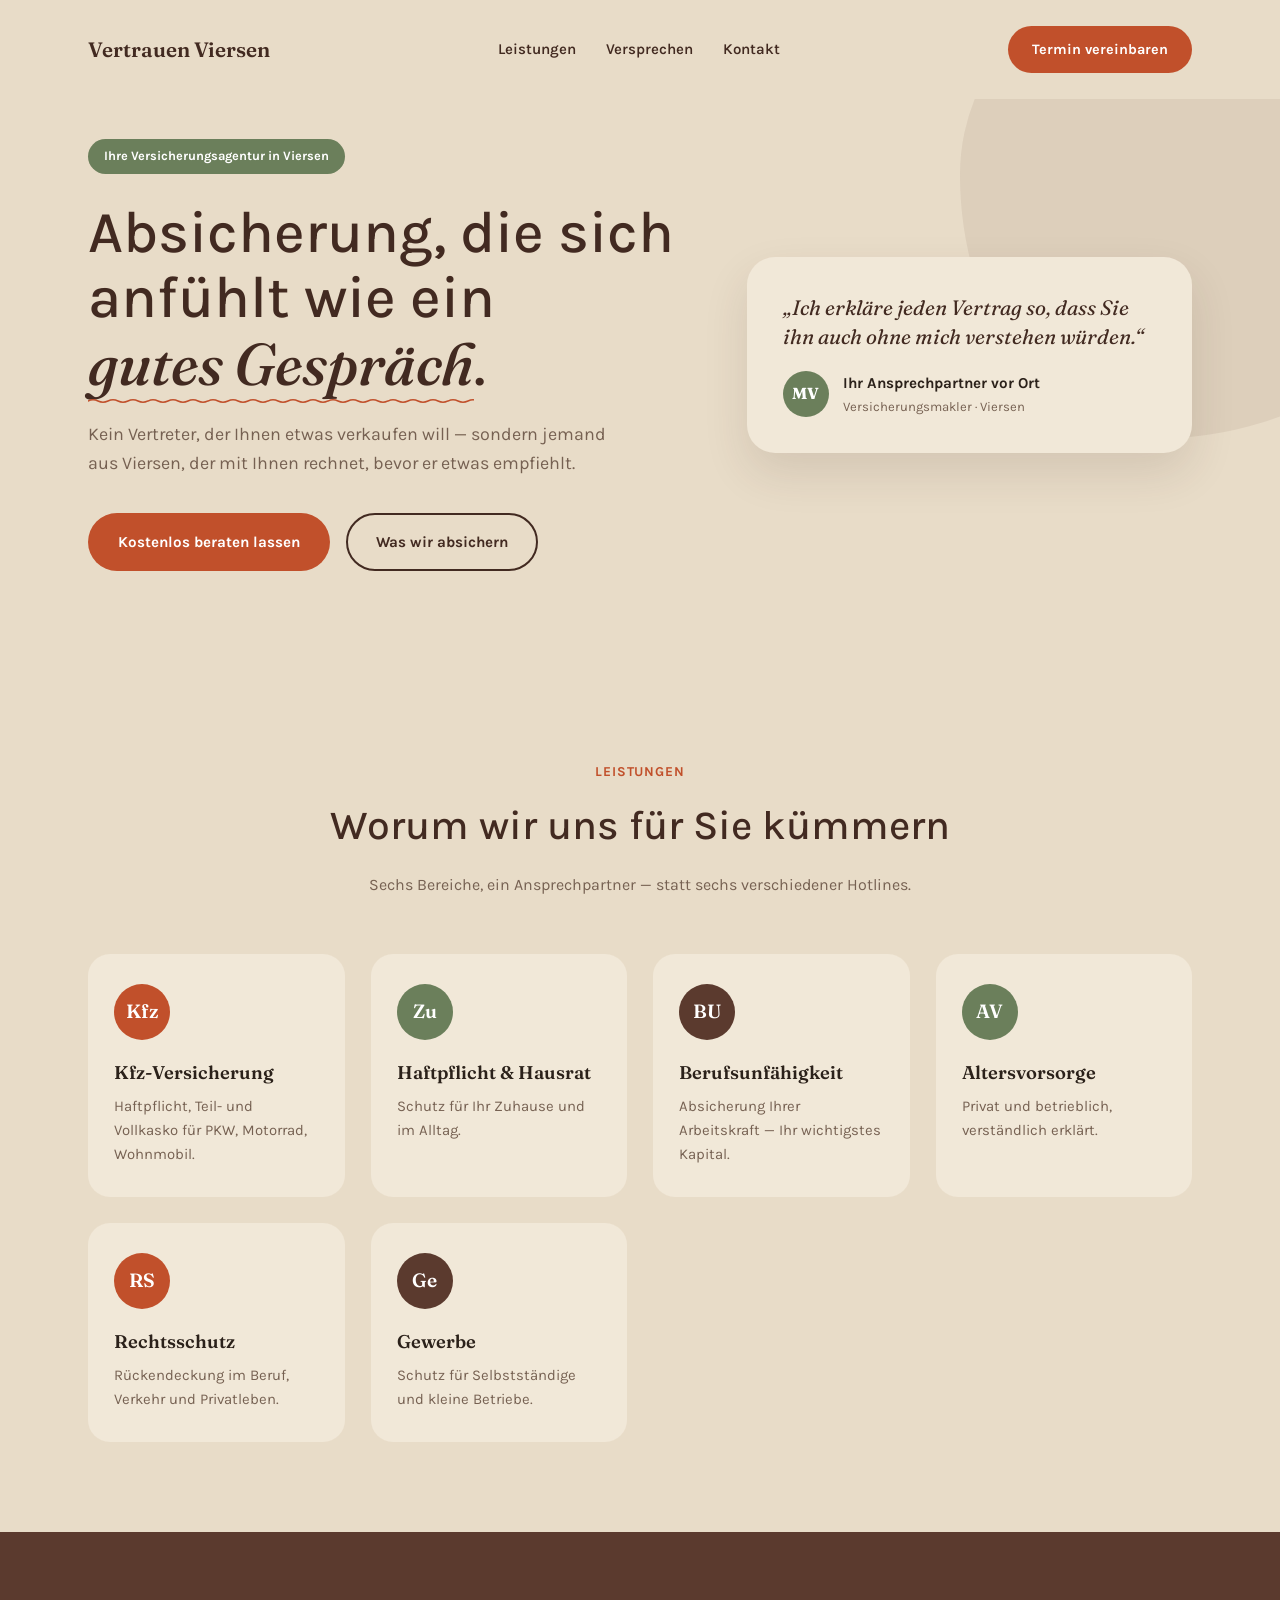
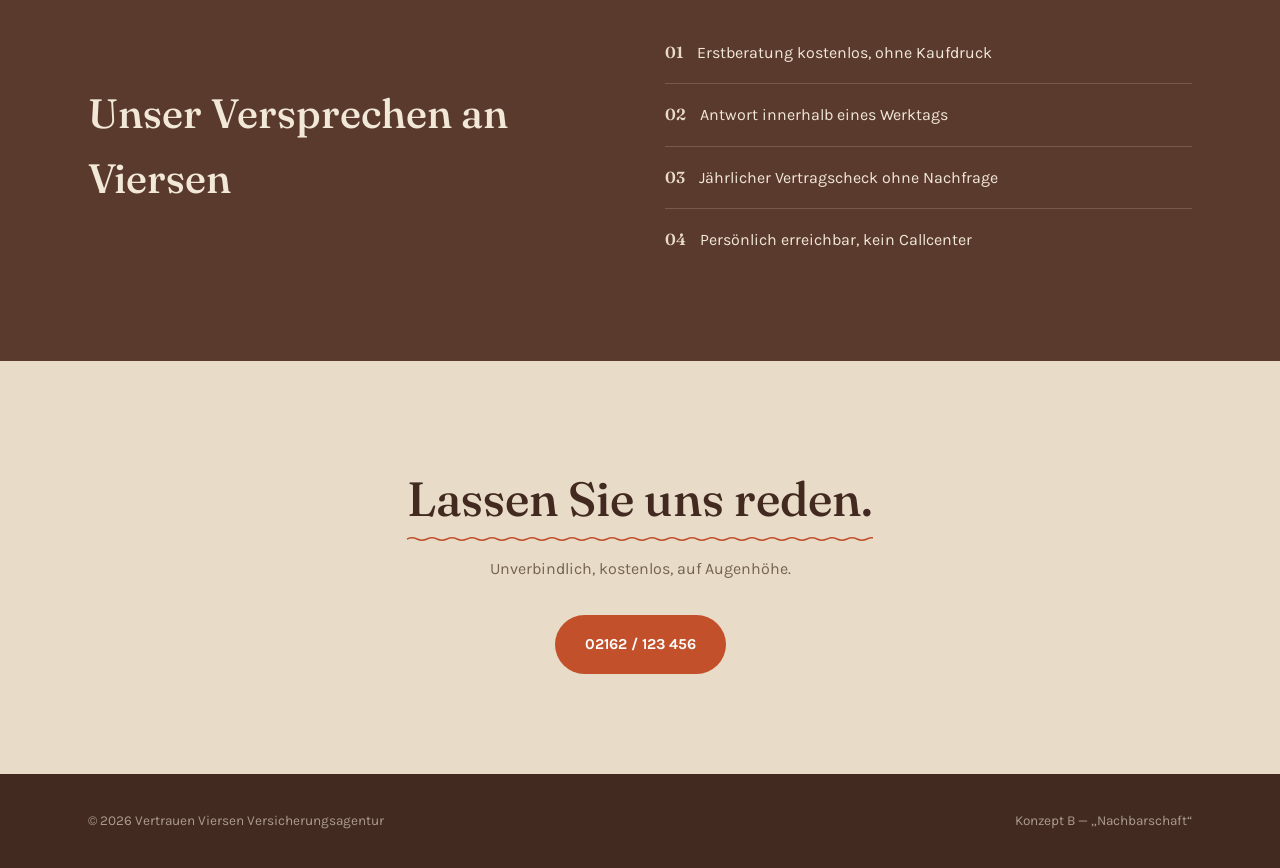
<file: previews/concept-b-warm.html>
<!DOCTYPE html>
<html lang="de">
<head>
<meta charset="UTF-8">
<meta name="viewport" content="width=device-width, initial-scale=1.0">
<title>Konzept B — Nachbarschaft | Versicherungsagentur Viersen</title>
<link rel="preconnect" href="https://fonts.googleapis.com">
<link rel="preconnect" href="https://fonts.gstatic.com" crossorigin>
<link href="https://fonts.googleapis.com/css2?family=Fraunces:opsz,wght@9..144,400..700&family=Karla:wght@400;500;600;700&display=swap" rel="stylesheet">
<style>
  :root {
    --brown-deep: #5b3a2e;
    --brown-darker: #422a21;
    --sand: #e8dcc8;
    --sand-soft: #f1e8d8;
    --rust: #c1502b;
    --sage: #6b7f5b;
    --ink: #2b211a;
    --muted: #766152;
    --max: 1160px;
  }
  * { box-sizing: border-box; margin: 0; padding: 0; }
  html { scroll-behavior: smooth; }
  body {
    font-family: "Karla", sans-serif;
    background: var(--sand);
    color: var(--ink);
    line-height: 1.6;
  }
  .serif { font-family: "Fraunces", serif; font-optical-sizing: auto; }
  a { color: inherit; text-decoration: none; }
  .wrap { max-width: var(--max); margin: 0 auto; padding: 0 28px; }

  .squiggle { position: relative; white-space: nowrap; }
  .squiggle::after {
    content: "";
    position: absolute; left: 0; right: 0; bottom: -6px; height: 10px;
    background: url("data:image/svg+xml,%3Csvg xmlns='http://www.w3.org/2000/svg' width='120' height='10' viewBox='0 0 120 10'%3E%3Cpath d='M0 5 Q10 0 20 5 T40 5 T60 5 T80 5 T100 5 T120 5' stroke='%23c1502b' stroke-width='3' fill='none' stroke-linecap='round'/%3E%3C/svg%3E") repeat-x;
    background-size: 60px 10px;
  }

  /* Nav */
  .nav { padding: 26px 0; }
  .nav .wrap { display: flex; align-items: center; justify-content: space-between; }
  .brand { font-family: "Fraunces", serif; font-weight: 600; font-size: 1.3rem; color: var(--brown-darker); }
  .nav-links { display: flex; gap: 30px; }
  .nav-links a { font-size: 0.94rem; font-weight: 600; color: var(--brown-darker); }
  .nav .cta {
    background: var(--rust); color: #fff; padding: 12px 24px; border-radius: 100px;
    font-weight: 700; font-size: 0.9rem;
  }

  /* Hero */
  .hero { padding: 40px 0 100px; position: relative; overflow: hidden; }
  .hero-grid { display: grid; grid-template-columns: 1.15fr 0.85fr; gap: 56px; align-items: center; position: relative; }
  .hero-blob {
    position: absolute; width: 480px; height: 480px; border-radius: 48% 52% 60% 40% / 45% 55% 45% 55%;
    background: var(--brown-deep); opacity: 0.08; top: -140px; right: -160px; z-index: 0;
  }
  .kicker { display: inline-block; background: var(--sage); color: #fff; padding: 7px 16px; border-radius: 100px; font-size: 0.8rem; font-weight: 700; margin-bottom: 26px; }
  .hero h1 { font-size: clamp(2.4rem, 4.6vw, 3.7rem); font-weight: 500; color: var(--brown-darker); line-height: 1.12; }
  .hero .lead { margin-top: 22px; font-size: 1.12rem; color: var(--muted); max-width: 48ch; }
  .hero-actions { display: flex; gap: 16px; margin-top: 34px; flex-wrap: wrap; }
  .btn { display: inline-flex; align-items: center; gap: 8px; padding: 15px 28px; border-radius: 100px; font-weight: 700; font-size: 0.95rem; cursor: pointer; border: 2px solid transparent; transition: transform 0.2s ease, background 0.2s ease; }
  .btn-solid { background: var(--rust); color: #fff; }
  .btn-solid:hover { background: #a8431f; transform: translateY(-2px); }
  .btn-outline { border-color: var(--brown-darker); color: var(--brown-darker); }
  .btn-outline:hover { background: var(--brown-darker); color: #fff; }

  .signature-card {
    background: var(--sand-soft);
    border-radius: 28px;
    padding: 36px;
    position: relative;
    box-shadow: 0 20px 45px rgba(66, 42, 33, 0.12);
  }
  .signature-card .quote { font-family: "Fraunces", serif; font-size: 1.3rem; font-style: italic; color: var(--brown-darker); line-height: 1.4; }
  .signature-card .who { margin-top: 20px; display: flex; align-items: center; gap: 14px; }
  .avatar { width: 46px; height: 46px; border-radius: 50%; background: var(--sage); color: #fff; display: flex; align-items: center; justify-content: center; font-weight: 700; font-family: "Fraunces", serif; }
  .who .name { font-weight: 700; font-size: 0.95rem; }
  .who .role { font-size: 0.82rem; color: var(--muted); }

  /* Leistungen */
  section.pad { padding: 90px 0; }
  .section-head { text-align: center; max-width: 620px; margin: 0 auto 56px; }
  .section-head .eyebrow { color: var(--rust); font-weight: 700; font-size: 0.85rem; text-transform: uppercase; letter-spacing: 0.06em; }
  .section-head h2 { font-size: clamp(1.9rem, 3.2vw, 2.6rem); font-weight: 500; color: var(--brown-darker); margin-top: 10px; }
  .section-head p { color: var(--muted); margin-top: 14px; }

  .badge-grid { display: grid; grid-template-columns: repeat(auto-fit, minmax(230px, 1fr)); gap: 26px; }
  .badge-card { background: var(--sand-soft); border-radius: 22px; padding: 30px 26px; transition: transform 0.25s ease; }
  .badge-card:hover { transform: translateY(-6px) rotate(-0.5deg); }
  .badge {
    width: 56px; height: 56px; border-radius: 50%; display: flex; align-items: center; justify-content: center;
    background: var(--rust); color: #fff; margin-bottom: 18px; font-family: "Fraunces", serif; font-size: 1.2rem; font-weight: 600;
  }
  .badge-card:nth-child(2n) .badge { background: var(--sage); }
  .badge-card:nth-child(3n) .badge { background: var(--brown-deep); }
  .badge-card h3 { font-family: "Fraunces", serif; font-weight: 600; font-size: 1.15rem; margin-bottom: 8px; }
  .badge-card p { color: var(--muted); font-size: 0.93rem; }

  /* Promise band */
  .promise { background: var(--brown-deep); color: var(--sand-soft); }
  .promise .wrap { padding: 90px 28px; display: grid; grid-template-columns: 1fr 1fr; gap: 50px; align-items: center; }
  .promise h2 { font-family: "Fraunces", serif; font-weight: 500; font-size: clamp(1.9rem, 3.2vw, 2.6rem); }
  .promise-list div { padding: 18px 0; border-bottom: 1px solid rgba(241,232,216,0.18); display: flex; gap: 14px; }
  .promise-list div:last-child { border-bottom: none; }
  .promise-list .mark { color: var(--sand); font-family: "Fraunces", serif; font-weight: 600; }

  /* CTA */
  .cta { text-align: center; padding: 100px 0; }
  .cta h2 { font-family: "Fraunces", serif; font-weight: 500; font-size: clamp(2rem, 4vw, 3rem); color: var(--brown-darker); }
  .cta p { color: var(--muted); margin: 18px 0 34px; }

  footer { background: var(--brown-darker); color: rgba(241,232,216,0.6); padding: 36px 0; font-size: 0.85rem; }
  footer .wrap { display: flex; justify-content: space-between; flex-wrap: wrap; gap: 12px; }

  @media (max-width: 860px) {
    .hero-grid { grid-template-columns: 1fr; }
    .promise .wrap { grid-template-columns: 1fr; }
    .nav-links { display: none; }
    .hero-blob { display: none; }
  }
</style>
</head>
<body>

<nav class="nav">
  <div class="wrap">
    <div class="brand">Vertrauen Viersen</div>
    <div class="nav-links">
      <a href="#leistungen">Leistungen</a>
      <a href="#versprechen">Versprechen</a>
      <a href="#kontakt">Kontakt</a>
    </div>
    <a href="#kontakt" class="cta">Termin vereinbaren</a>
  </div>
</nav>

<header class="hero">
  <div class="hero-blob"></div>
  <div class="wrap hero-grid">
    <div>
      <span class="kicker">Ihre Versicherungsagentur in Viersen</span>
      <h1>Absicherung, die sich anfühlt wie ein <span class="squiggle serif" style="font-style:italic;">gutes Gespräch</span>.</h1>
      <p class="lead">Kein Vertreter, der Ihnen etwas verkaufen will — sondern jemand aus Viersen, der mit Ihnen rechnet, bevor er etwas empfiehlt.</p>
      <div class="hero-actions">
        <a href="#kontakt" class="btn btn-solid">Kostenlos beraten lassen</a>
        <a href="#leistungen" class="btn btn-outline">Was wir absichern</a>
      </div>
    </div>
    <div class="signature-card">
      <p class="quote">„Ich erkläre jeden Vertrag so, dass Sie ihn auch ohne mich verstehen würden.“</p>
      <div class="who">
        <div class="avatar">MV</div>
        <div>
          <div class="name">Ihr Ansprechpartner vor Ort</div>
          <div class="role">Versicherungsmakler · Viersen</div>
        </div>
      </div>
    </div>
  </div>
</header>

<section class="pad" id="leistungen">
  <div class="wrap">
    <div class="section-head">
      <div class="eyebrow">Leistungen</div>
      <h2>Worum wir uns für Sie kümmern</h2>
      <p>Sechs Bereiche, ein Ansprechpartner — statt sechs verschiedener Hotlines.</p>
    </div>
    <div class="badge-grid">
      <div class="badge-card"><div class="badge">Kfz</div><h3>Kfz-Versicherung</h3><p>Haftpflicht, Teil- und Vollkasko für PKW, Motorrad, Wohnmobil.</p></div>
      <div class="badge-card"><div class="badge">Zu</div><h3>Haftpflicht & Hausrat</h3><p>Schutz für Ihr Zuhause und im Alltag.</p></div>
      <div class="badge-card"><div class="badge">BU</div><h3>Berufsunfähigkeit</h3><p>Absicherung Ihrer Arbeitskraft — Ihr wichtigstes Kapital.</p></div>
      <div class="badge-card"><div class="badge">AV</div><h3>Altersvorsorge</h3><p>Privat und betrieblich, verständlich erklärt.</p></div>
      <div class="badge-card"><div class="badge">RS</div><h3>Rechtsschutz</h3><p>Rückendeckung im Beruf, Verkehr und Privatleben.</p></div>
      <div class="badge-card"><div class="badge">Ge</div><h3>Gewerbe</h3><p>Schutz für Selbstständige und kleine Betriebe.</p></div>
    </div>
  </div>
</section>

<section class="promise" id="versprechen">
  <div class="wrap">
    <div>
      <h2>Unser Versprechen an Viersen</h2>
    </div>
    <div class="promise-list">
      <div><span class="mark">01</span><span>Erstberatung kostenlos, ohne Kaufdruck</span></div>
      <div><span class="mark">02</span><span>Antwort innerhalb eines Werktags</span></div>
      <div><span class="mark">03</span><span>Jährlicher Vertragscheck ohne Nachfrage</span></div>
      <div><span class="mark">04</span><span>Persönlich erreichbar, kein Callcenter</span></div>
    </div>
  </div>
</section>

<section class="cta" id="kontakt">
  <div class="wrap">
    <h2 class="squiggle" style="display:inline-block;">Lassen Sie uns reden.</h2>
    <p>Unverbindlich, kostenlos, auf Augenhöhe.</p>
    <a href="tel:+4921621234560" class="btn btn-solid">02162 / 123 456</a>
  </div>
</section>

<footer>
  <div class="wrap">
    <span>© 2026 Vertrauen Viersen Versicherungsagentur</span>
    <span>Konzept B — „Nachbarschaft“</span>
  </div>
</footer>

</body>
</html>
</file>
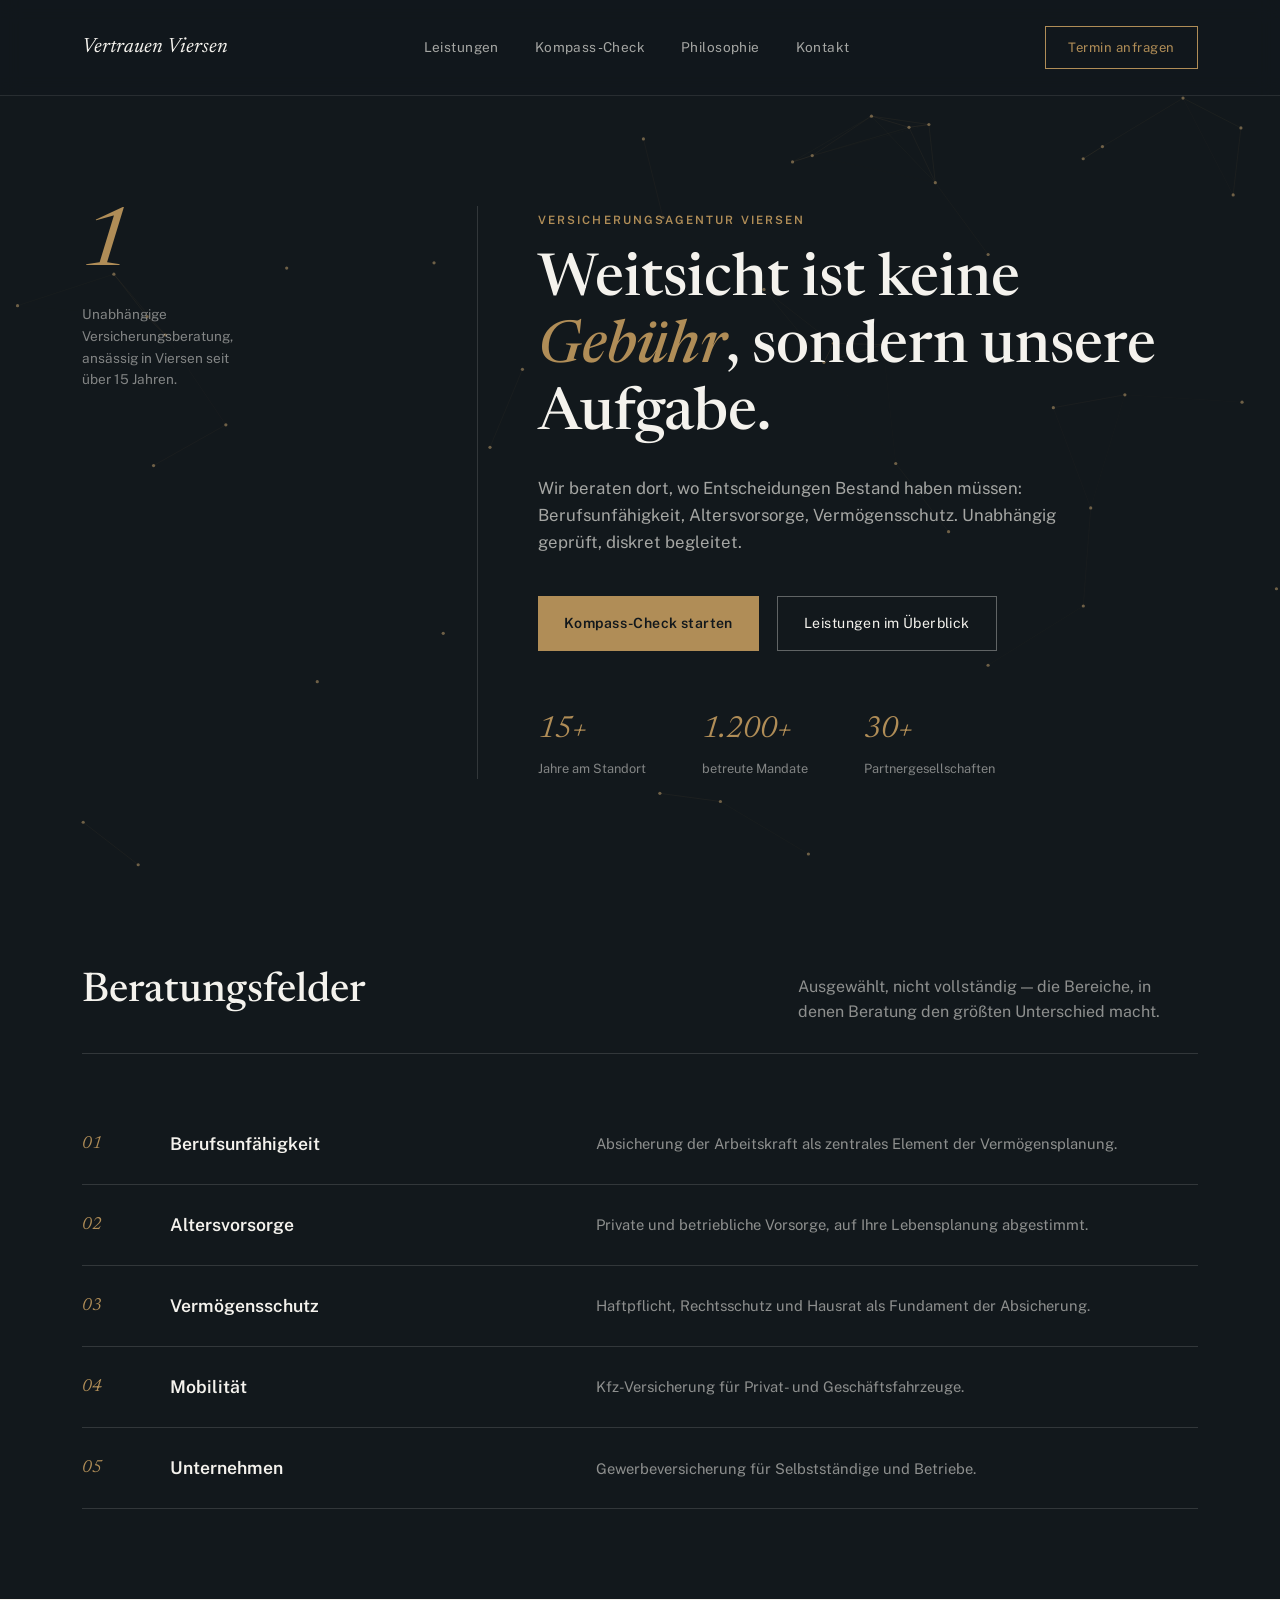
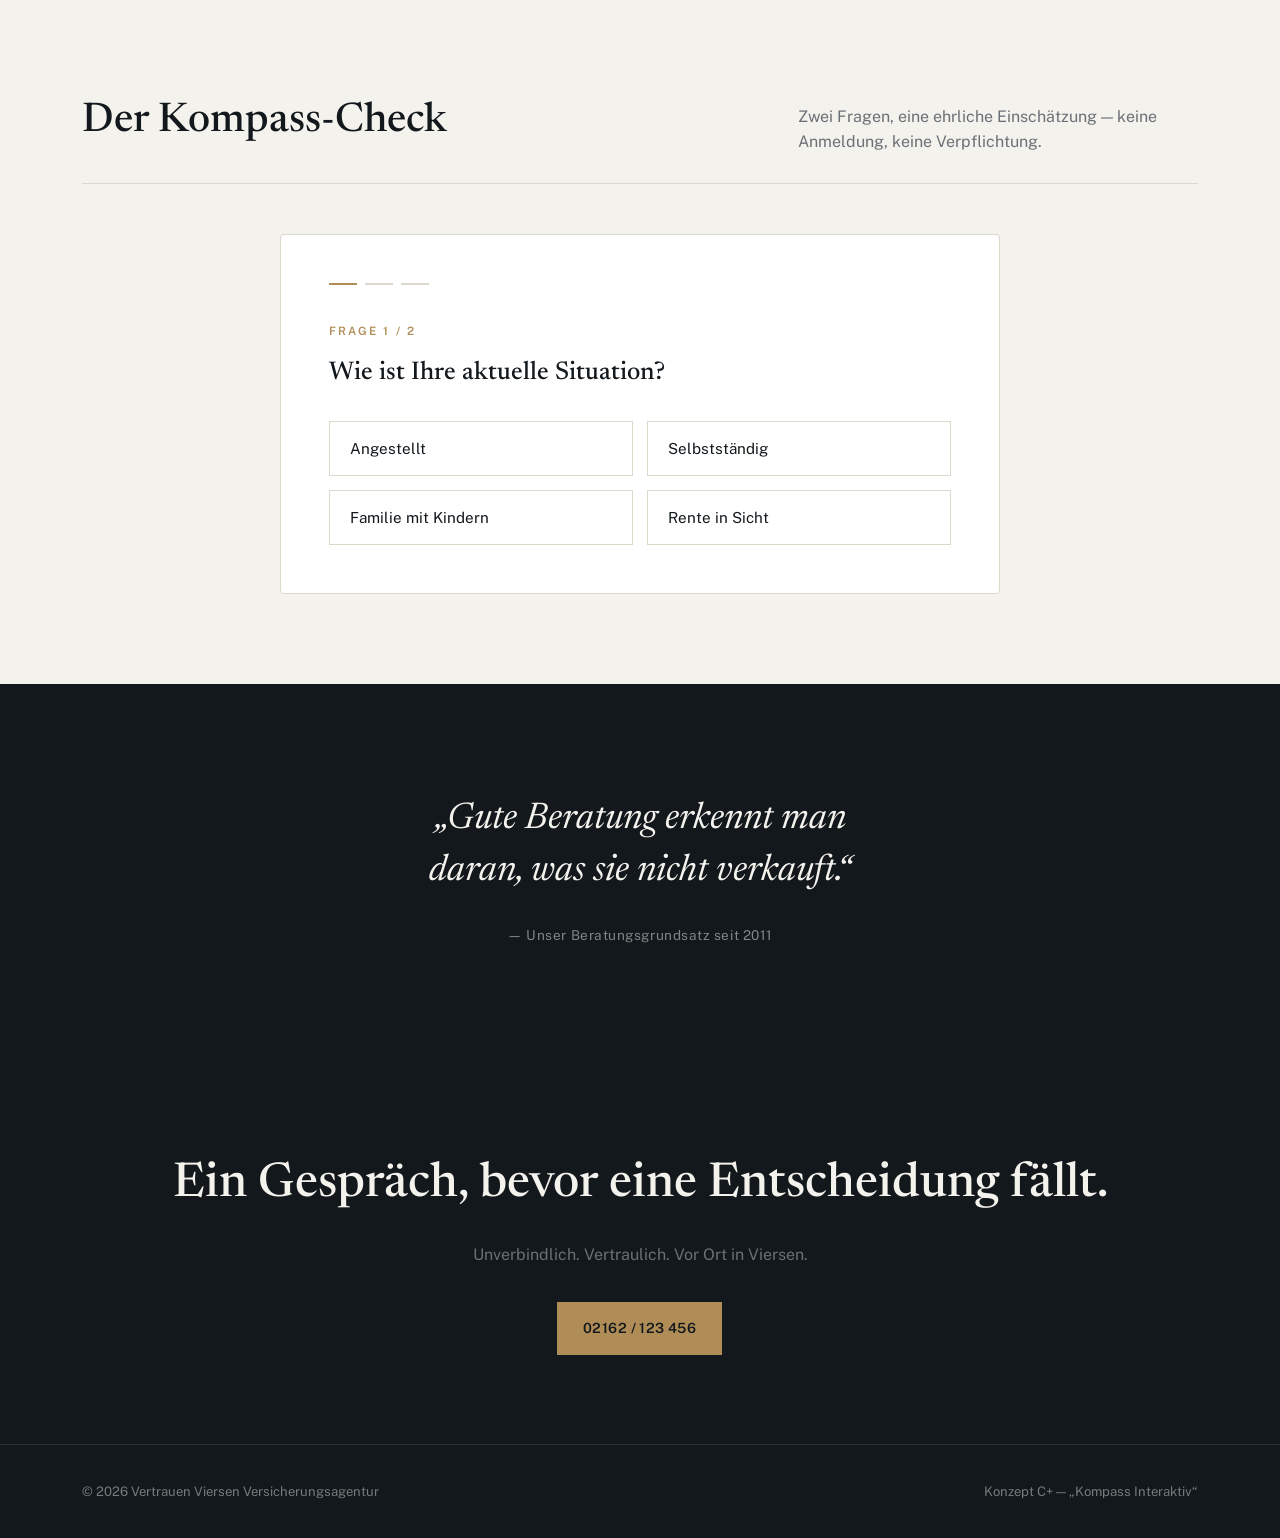
<file: previews/concept-c-premium-plus.html>
<!DOCTYPE html>
<html lang="de">
<head>
<meta charset="UTF-8">
<meta name="viewport" content="width=device-width, initial-scale=1.0">
<title>Konzept C+ — Kompass Interaktiv | Versicherungsagentur Viersen</title>
<link rel="preconnect" href="https://fonts.googleapis.com">
<link rel="preconnect" href="https://fonts.gstatic.com" crossorigin>
<link href="https://fonts.googleapis.com/css2?family=Newsreader:ital,opsz,wght@0,6..72,400;0,6..72,500;1,6..72,400&family=Public+Sans:wght@400;500;600;700&display=swap" rel="stylesheet">
<style>
  :root {
    --ink: #12181c;
    --ink-2: #1b2328;
    --paper: #f4f2ed;
    --paper-line: #ddd8cc;
    --brass: #b08d57;
    --brass-bright: #d8b378;
    --brass-soft: rgba(176, 141, 87, 0.14);
    --muted: #6b7076;
    --max: 1180px;
    --ease: cubic-bezier(0.16, 1, 0.3, 1);
  }
  * { box-sizing: border-box; margin: 0; padding: 0; }
  html { scroll-behavior: smooth; }
  body { font-family: "Public Sans", sans-serif; background: var(--ink); color: var(--paper); line-height: 1.6; cursor: none; }
  .serif { font-family: "Newsreader", serif; }
  a { color: inherit; text-decoration: none; }
  .wrap { max-width: var(--max); margin: 0 auto; padding: 0 32px; }
  .eyebrow { font-size: 0.72rem; letter-spacing: 0.18em; text-transform: uppercase; color: var(--brass); font-weight: 600; }

  @media (hover: none), (pointer: coarse) {
    body { cursor: auto; }
  }
  @media (prefers-reduced-motion: reduce) {
    body { cursor: auto; }
    html { scroll-behavior: auto; }
  }

  /* Custom cursor */
  .cursor-dot, .cursor-ring {
    position: fixed; top: 0; left: 0; pointer-events: none; z-index: 9999;
    border-radius: 50%; transform: translate(-50%, -50%);
    opacity: 0;
  }
  .cursor-dot.is-ready, .cursor-ring.is-ready { opacity: 1; }
  .cursor-dot { width: 6px; height: 6px; background: var(--brass-bright); }
  .cursor-ring {
    width: 36px; height: 36px; border: 1px solid rgba(216, 179, 120, 0.5);
    transition: width 0.25s var(--ease), height 0.25s var(--ease), border-color 0.25s ease, background 0.25s ease;
  }
  .cursor-ring.is-active { width: 60px; height: 60px; background: rgba(216,179,120,0.08); border-color: var(--brass-bright); }
  @media (hover: none), (pointer: coarse) {
    .cursor-dot, .cursor-ring { display: none; }
  }
  @media (prefers-reduced-motion: reduce) {
    .cursor-dot, .cursor-ring { display: none; }
  }

  /* Scroll progress */
  .progress-bar { position: fixed; top: 0; left: 0; height: 2px; background: var(--brass-bright); z-index: 998; width: 0%; }

  /* Nav */
  .nav { position: sticky; top: 0; z-index: 60; padding: 26px 0; border-bottom: 1px solid rgba(244,242,237,0.1); background: rgba(18,24,28,0.86); backdrop-filter: blur(10px); }
  .nav .wrap { display: flex; justify-content: space-between; align-items: center; }
  .brand { font-family: "Newsreader", serif; font-size: 1.3rem; font-style: italic; }
  .nav-links { display: flex; gap: 36px; font-size: 0.85rem; letter-spacing: 0.03em; color: rgba(244,242,237,0.65); }
  .nav-links a { position: relative; padding: 4px 0; }
  .nav-links a::after { content: ""; position: absolute; left: 0; bottom: 0; width: 0; height: 1px; background: var(--brass-bright); transition: width 0.25s ease; }
  .nav-links a:hover { color: var(--paper); }
  .nav-links a:hover::after { width: 100%; }
  .nav .cta { border: 1px solid var(--brass); color: var(--brass); padding: 10px 22px; font-size: 0.82rem; letter-spacing: 0.04em; }
  .nav .cta:hover { background: var(--brass); color: var(--ink); }

  /* Hero with canvas constellation */
  .hero { position: relative; padding: 110px 0 90px; overflow: hidden; }
  #constellation { position: absolute; inset: 0; width: 100%; height: 100%; opacity: 0.85; }
  .hero .wrap { position: relative; display: grid; grid-template-columns: 0.6fr 1fr; gap: 60px; }
  .hero-index { border-right: 1px solid rgba(244,242,237,0.14); padding-right: 40px; }
  .hero-index .n { font-family: "Newsreader", serif; font-style: italic; font-size: 5rem; color: var(--brass); line-height: 1; font-variant-numeric: tabular-nums; }
  .hero-index p { color: rgba(244,242,237,0.5); font-size: 0.85rem; margin-top: 18px; max-width: 22ch; }
  .hero h1 { font-family: "Newsreader", serif; font-weight: 500; font-size: clamp(2.4rem, 4.6vw, 4rem); line-height: 1.14; }
  .hero h1 em { color: var(--brass); font-style: italic; }
  .hero .lead { margin-top: 26px; color: rgba(244,242,237,0.65); max-width: 56ch; font-size: 1.05rem; }
  .hero-actions { margin-top: 40px; display: flex; gap: 18px; flex-wrap: wrap; }

  .btn {
    display: inline-flex; align-items: center; gap: 10px; padding: 15px 26px; font-size: 0.88rem;
    letter-spacing: 0.03em; cursor: pointer; transition: background 0.2s ease, border-color 0.2s ease, transform 0.15s ease;
    will-change: transform;
  }
  .btn-solid { background: var(--brass); color: var(--ink); font-weight: 600; }
  .btn-solid:hover { background: var(--brass-bright); }
  .btn-outline { border: 1px solid rgba(244,242,237,0.35); color: var(--paper); }
  .btn-outline:hover { border-color: var(--paper); }

  .stat-row { display: flex; gap: 56px; margin-top: 56px; flex-wrap: wrap; }
  .stat-row div .n { font-family: "Newsreader", serif; font-style: italic; font-size: 1.9rem; color: var(--brass); font-variant-numeric: tabular-nums; }
  .stat-row div .l { font-size: 0.8rem; color: rgba(244,242,237,0.5); margin-top: 4px; }

  /* Reveal */
  .reveal { opacity: 0; transform: translateY(22px); transition: opacity 0.7s var(--ease), transform 0.7s var(--ease); }
  .reveal.is-visible { opacity: 1; transform: translateY(0); }
  @media (prefers-reduced-motion: reduce) { .reveal { opacity: 1; transform: none; transition: none; } }

  section.pad { padding: 90px 0; }
  .section-head { display: flex; justify-content: space-between; align-items: flex-end; gap: 24px; margin-bottom: 50px; flex-wrap: wrap; border-bottom: 1px solid rgba(244,242,237,0.14); padding-bottom: 28px; }
  .section-head h2 { font-family: "Newsreader", serif; font-weight: 500; font-size: clamp(1.9rem, 3.2vw, 2.7rem); }
  .section-head p { color: rgba(244,242,237,0.55); max-width: 40ch; }

  .service-list { display: flex; flex-direction: column; }
  .service-row {
    display: grid; grid-template-columns: 60px 1fr 1.4fr auto;
    gap: 28px; align-items: center; padding: 26px 0;
    border-bottom: 1px solid rgba(244,242,237,0.14);
    position: relative;
  }
  .service-row .num { font-family: "Newsreader", serif; font-style: italic; color: var(--brass); font-size: 1.1rem; }
  .service-row h3 { font-size: 1.1rem; font-weight: 600; }
  .service-row p { color: rgba(244,242,237,0.55); font-size: 0.92rem; }
  .service-row .arrow { color: var(--brass); font-size: 1.1rem; opacity: 0; transition: opacity 0.2s ease, transform 0.2s ease; }
  .service-row:hover .arrow { opacity: 1; transform: translateX(4px); }
  .service-row:hover { background: var(--brass-soft); }
  .service-row .spark { position: absolute; left: 0; top: 0; height: 100%; width: 2px; background: var(--brass-bright); transform: scaleY(0); transition: transform 0.3s var(--ease); }
  .service-row:hover .spark { transform: scaleY(1); }

  /* Kompass-Check quiz */
  .quiz-section { background: var(--paper); color: var(--ink); }
  .quiz-card {
    max-width: 720px; margin: 0 auto; background: #fff; border: 1px solid var(--paper-line);
    border-radius: 4px; padding: 48px; position: relative; overflow: hidden;
  }
  .quiz-dots { display: flex; gap: 8px; margin-bottom: 32px; }
  .quiz-dots span { width: 28px; height: 2px; background: var(--paper-line); transition: background 0.3s ease; }
  .quiz-dots span.done { background: var(--brass); }
  .quiz-step { display: none; }
  .quiz-step.active { display: block; animation: fadeUp 0.45s var(--ease); }
  @keyframes fadeUp { from { opacity: 0; transform: translateY(10px); } to { opacity: 1; transform: translateY(0); } }
  .quiz-card .eyebrow { color: var(--brass); }
  .quiz-card h3 { font-family: "Newsreader", serif; font-weight: 500; font-size: 1.6rem; margin: 10px 0 28px; }
  .quiz-options { display: grid; grid-template-columns: 1fr 1fr; gap: 14px; }
  .quiz-option {
    border: 1px solid var(--paper-line); padding: 18px 20px; text-align: left; background: none;
    font-family: inherit; font-size: 0.95rem; color: var(--ink); cursor: pointer;
    transition: border-color 0.2s ease, background 0.2s ease, transform 0.15s ease;
  }
  .quiz-option:hover { border-color: var(--brass); background: var(--brass-soft); transform: translateY(-2px); }
  .quiz-result .eyebrow { color: var(--brass); }
  .quiz-result h3 { font-family: "Newsreader", serif; font-weight: 500; font-size: 1.7rem; margin: 10px 0 16px; }
  .quiz-result p { color: var(--muted); margin-bottom: 26px; }
  .quiz-restart { background: none; border: none; color: var(--muted); font-size: 0.85rem; text-decoration: underline; cursor: pointer; margin-top: 18px; }

  /* Quote */
  .quote-band { text-align: center; padding: 110px 0; }
  .quote-band blockquote { font-family: "Newsreader", serif; font-style: italic; font-size: clamp(1.5rem, 3vw, 2.3rem); max-width: 22ch; margin: 0 auto; line-height: 1.4; }
  .quote-band cite { display: block; margin-top: 28px; font-style: normal; color: rgba(244,242,237,0.5); font-size: 0.85rem; letter-spacing: 0.04em; }

  .cta-band { text-align: center; }
  .cta-band h2 { font-family: "Newsreader", serif; font-weight: 500; font-size: clamp(2rem, 4vw, 3rem); }
  .cta-band p { color: var(--muted); margin: 18px 0 34px; }

  footer { background: var(--ink); color: rgba(244,242,237,0.45); padding: 36px 0; font-size: 0.82rem; border-top: 1px solid rgba(244,242,237,0.1); }
  footer .wrap { display: flex; justify-content: space-between; flex-wrap: wrap; gap: 12px; }

  @media (max-width: 860px) {
    .hero .wrap { grid-template-columns: 1fr; }
    .hero-index { border-right: none; border-bottom: 1px solid rgba(244,242,237,0.14); padding-right: 0; padding-bottom: 28px; }
    .nav-links { display: none; }
    .service-row { grid-template-columns: 40px 1fr; }
    .service-row p, .service-row .arrow { display: none; }
    .quiz-options { grid-template-columns: 1fr; }
    .quiz-card { padding: 32px 24px; }
  }
</style>
</head>
<body>

<div class="cursor-dot"></div>
<div class="cursor-ring"></div>
<div class="progress-bar"></div>

<nav class="nav">
  <div class="wrap">
    <div class="brand">Vertrauen Viersen</div>
    <div class="nav-links">
      <a href="#leistungen">Leistungen</a>
      <a href="#kompass-check">Kompass-Check</a>
      <a href="#philosophie">Philosophie</a>
      <a href="#kontakt">Kontakt</a>
    </div>
    <a href="#kontakt" class="cta magnetic">Termin anfragen</a>
  </div>
</nav>

<header class="hero">
  <canvas id="constellation"></canvas>
  <div class="wrap">
    <div class="hero-index">
      <div class="n" data-count-to="1">01</div>
      <p>Unabhängige Versicherungsberatung, ansässig in Viersen seit über 15 Jahren.</p>
    </div>
    <div>
      <span class="eyebrow">Versicherungsagentur Viersen</span>
      <h1 style="margin-top:16px;">Weitsicht ist keine <em>Gebühr</em>, sondern unsere Aufgabe.</h1>
      <p class="lead">Wir beraten dort, wo Entscheidungen Bestand haben müssen: Berufsunfähigkeit, Altersvorsorge, Vermögensschutz. Unabhängig geprüft, diskret begleitet.</p>
      <div class="hero-actions">
        <a href="#kompass-check" class="btn btn-solid magnetic">Kompass-Check starten</a>
        <a href="#leistungen" class="btn btn-outline magnetic">Leistungen im Überblick</a>
      </div>
      <div class="stat-row">
        <div><div class="n" data-count-to="15" data-suffix="+">0</div><div class="l">Jahre am Standort</div></div>
        <div><div class="n" data-count-to="1200" data-suffix="+">0</div><div class="l">betreute Mandate</div></div>
        <div><div class="n" data-count-to="30" data-suffix="+">0</div><div class="l">Partnergesellschaften</div></div>
      </div>
    </div>
  </div>
</header>

<section class="pad" id="leistungen">
  <div class="wrap">
    <div class="section-head reveal">
      <h2>Beratungsfelder</h2>
      <p>Ausgewählt, nicht vollständig — die Bereiche, in denen Beratung den größten Unterschied macht.</p>
    </div>
    <div class="service-list">
      <div class="service-row reveal"><span class="spark"></span><span class="num">01</span><h3>Berufsunfähigkeit</h3><p>Absicherung der Arbeitskraft als zentrales Element der Vermögensplanung.</p><span class="arrow">→</span></div>
      <div class="service-row reveal"><span class="spark"></span><span class="num">02</span><h3>Altersvorsorge</h3><p>Private und betriebliche Vorsorge, auf Ihre Lebensplanung abgestimmt.</p><span class="arrow">→</span></div>
      <div class="service-row reveal"><span class="spark"></span><span class="num">03</span><h3>Vermögensschutz</h3><p>Haftpflicht, Rechtsschutz und Hausrat als Fundament der Absicherung.</p><span class="arrow">→</span></div>
      <div class="service-row reveal"><span class="spark"></span><span class="num">04</span><h3>Mobilität</h3><p>Kfz-Versicherung für Privat- und Geschäftsfahrzeuge.</p><span class="arrow">→</span></div>
      <div class="service-row reveal"><span class="spark"></span><span class="num">05</span><h3>Unternehmen</h3><p>Gewerbeversicherung für Selbstständige und Betriebe.</p><span class="arrow">→</span></div>
    </div>
  </div>
</section>

<section class="pad quiz-section" id="kompass-check">
  <div class="wrap">
    <div class="section-head reveal" style="border-color: var(--paper-line);">
      <h2 style="color: var(--ink);">Der Kompass-Check</h2>
      <p style="color: var(--muted);">Zwei Fragen, eine ehrliche Einschätzung — keine Anmeldung, keine Verpflichtung.</p>
    </div>

    <div class="quiz-card reveal">
      <div class="quiz-dots"><span id="dot-1" class="done"></span><span id="dot-2"></span><span id="dot-3"></span></div>

      <div class="quiz-step active" data-step="1">
        <span class="eyebrow">Frage 1 / 2</span>
        <h3>Wie ist Ihre aktuelle Situation?</h3>
        <div class="quiz-options">
          <button class="quiz-option" data-value="angestellt">Angestellt</button>
          <button class="quiz-option" data-value="selbststaendig">Selbstständig</button>
          <button class="quiz-option" data-value="familie">Familie mit Kindern</button>
          <button class="quiz-option" data-value="rente">Rente in Sicht</button>
        </div>
      </div>

      <div class="quiz-step" data-step="2">
        <span class="eyebrow">Frage 2 / 2</span>
        <h3>Was beschäftigt Sie gerade am meisten?</h3>
        <div class="quiz-options">
          <button class="quiz-option" data-value="einkommen">Mein Einkommen im Ernstfall</button>
          <button class="quiz-option" data-value="eigentum">Mein Zuhause & Eigentum</button>
          <button class="quiz-option" data-value="vorsorge">Meine Altersvorsorge</button>
          <button class="quiz-option" data-value="fahrzeug">Mein Fahrzeug</button>
        </div>
      </div>

      <div class="quiz-step quiz-result" data-step="3">
        <span class="eyebrow">Ihre Einschätzung</span>
        <h3 id="quiz-result-title">Empfehlung wird geladen …</h3>
        <p id="quiz-result-text"></p>
        <a href="#kontakt" class="btn btn-solid magnetic">Unverbindlich beraten lassen</a>
        <br>
        <button class="quiz-restart" id="quiz-restart">Check neu starten</button>
      </div>
    </div>
  </div>
</section>

<section class="quote-band reveal" id="philosophie">
  <div class="wrap">
    <blockquote>„Gute Beratung erkennt man daran, was sie nicht verkauft.“</blockquote>
    <cite>— Unser Beratungsgrundsatz seit 2011</cite>
  </div>
</section>

<section class="pad cta-band reveal" id="kontakt">
  <div class="wrap">
    <h2>Ein Gespräch, bevor eine Entscheidung fällt.</h2>
    <p>Unverbindlich. Vertraulich. Vor Ort in Viersen.</p>
    <a href="tel:+4921621234560" class="btn btn-solid magnetic">02162 / 123 456</a>
  </div>
</section>

<footer>
  <div class="wrap">
    <span>© 2026 Vertrauen Viersen Versicherungsagentur</span>
    <span>Konzept C+ — „Kompass Interaktiv“</span>
  </div>
</footer>

<script>
(function () {
  var prefersReducedMotion = window.matchMedia("(prefers-reduced-motion: reduce)").matches;
  var isCoarsePointer = window.matchMedia("(hover: none), (pointer: coarse)").matches;

  /* Scroll progress bar */
  var progressBar = document.querySelector(".progress-bar");
  window.addEventListener("scroll", function () {
    var h = document.documentElement;
    var scrolled = (h.scrollTop) / (h.scrollHeight - h.clientHeight) * 100;
    progressBar.style.width = scrolled + "%";
  });

  /* Custom cursor */
  if (!isCoarsePointer && !prefersReducedMotion) {
    var dot = document.querySelector(".cursor-dot");
    var ring = document.querySelector(".cursor-ring");
    var ringX = 0, ringY = 0, mouseX = 0, mouseY = 0;

    window.addEventListener("mousemove", function (e) {
      mouseX = e.clientX;
      mouseY = e.clientY;
      dot.style.left = mouseX + "px";
      dot.style.top = mouseY + "px";
      dot.classList.add("is-ready");
      ring.classList.add("is-ready");
    });

    function animateRing() {
      ringX += (mouseX - ringX) * 0.18;
      ringY += (mouseY - ringY) * 0.18;
      ring.style.left = ringX + "px";
      ring.style.top = ringY + "px";
      requestAnimationFrame(animateRing);
    }
    animateRing();

    document.querySelectorAll("a, button, .quiz-option").forEach(function (el) {
      el.addEventListener("mouseenter", function () { ring.classList.add("is-active"); });
      el.addEventListener("mouseleave", function () { ring.classList.remove("is-active"); });
    });
  }

  /* Magnetic buttons */
  if (!isCoarsePointer && !prefersReducedMotion) {
    document.querySelectorAll(".magnetic").forEach(function (btn) {
      btn.addEventListener("mousemove", function (e) {
        var rect = btn.getBoundingClientRect();
        var relX = e.clientX - rect.left - rect.width / 2;
        var relY = e.clientY - rect.top - rect.height / 2;
        btn.style.transform = "translate(" + relX * 0.25 + "px, " + relY * 0.35 + "px)";
      });
      btn.addEventListener("mouseleave", function () {
        btn.style.transform = "translate(0, 0)";
      });
    });
  }

  /* Scroll reveal */
  var revealEls = document.querySelectorAll(".reveal");
  if (prefersReducedMotion || !("IntersectionObserver" in window)) {
    revealEls.forEach(function (el) { el.classList.add("is-visible"); });
  } else {
    var observer = new IntersectionObserver(function (entries, obs) {
      entries.forEach(function (entry) {
        if (entry.isIntersecting) {
          entry.target.classList.add("is-visible");
          obs.unobserve(entry.target);
        }
      });
    }, { threshold: 0.15 });
    revealEls.forEach(function (el) { observer.observe(el); });
  }

  /* Count-up stats */
  document.querySelectorAll("[data-count-to]").forEach(function (el) {
    var target = parseFloat(el.getAttribute("data-count-to"));
    var suffix = el.getAttribute("data-suffix") || "";
    if (prefersReducedMotion) {
      el.textContent = target.toLocaleString("de-DE") + suffix;
      return;
    }
    var obs = new IntersectionObserver(function (entries, o) {
      entries.forEach(function (entry) {
        if (!entry.isIntersecting) return;
        o.unobserve(el);
        var start = null;
        var duration = 1100;
        function step(ts) {
          if (start === null) start = ts;
          var progress = Math.min((ts - start) / duration, 1);
          var eased = 1 - Math.pow(1 - progress, 3);
          el.textContent = Math.round(target * eased).toLocaleString("de-DE") + suffix;
          if (progress < 1) requestAnimationFrame(step);
        }
        requestAnimationFrame(step);
      });
    }, { threshold: 0.6 });
    obs.observe(el);
  });

  /* Kompass-Check quiz */
  var quizState = {};
  var quizCard = document.querySelector(".quiz-card");
  var recommendations = {
    einkommen: {
      title: "Berufsunfähigkeit sichert Ihr Einkommen ab.",
      text: "Ihre Arbeitskraft ist Ihr größtes Kapital. Eine Berufsunfähigkeitsversicherung fängt den Einkommensausfall auf, wenn Sie selbst nicht mehr arbeiten können."
    },
    eigentum: {
      title: "Haftpflicht & Hausrat schützen Ihr Zuhause.",
      text: "Schadensersatzforderungen und Schäden am Hausrat können teuer werden. Eine passende Absicherung schützt Ihr Eigentum zuverlässig."
    },
    vorsorge: {
      title: "Altersvorsorge lohnt sich, je früher desto mehr.",
      text: "Private und betriebliche Vorsorge lassen sich klug kombinieren. Wir zeigen Ihnen, was zu Ihrer Lebensplanung passt."
    },
    fahrzeug: {
      title: "Die richtige Kfz-Versicherung spart bares Geld.",
      text: "Haftpflicht, Teil- oder Vollkasko — wir vergleichen Tarife für PKW, Motorrad oder Wohnmobil und finden das passende Modell."
    }
  };

  if (quizCard) {
    var steps = quizCard.querySelectorAll(".quiz-step");
    var dots = quizCard.querySelectorAll(".quiz-dots span");

    function showStep(n) {
      steps.forEach(function (s) { s.classList.toggle("active", s.getAttribute("data-step") == n); });
      dots.forEach(function (d, i) { d.classList.toggle("done", i < n); });
    }

    quizCard.querySelectorAll('.quiz-step[data-step="1"] .quiz-option').forEach(function (opt) {
      opt.addEventListener("click", function () {
        quizState.situation = opt.getAttribute("data-value");
        showStep(2);
      });
    });

    quizCard.querySelectorAll('.quiz-step[data-step="2"] .quiz-option').forEach(function (opt) {
      opt.addEventListener("click", function () {
        quizState.priority = opt.getAttribute("data-value");
        var rec = recommendations[quizState.priority];
        document.getElementById("quiz-result-title").textContent = rec.title;
        document.getElementById("quiz-result-text").textContent = rec.text;
        showStep(3);
      });
    });

    document.getElementById("quiz-restart").addEventListener("click", function () {
      quizState = {};
      showStep(1);
    });
  }

  /* Constellation canvas */
  var canvas = document.getElementById("constellation");
  if (canvas) {
    var ctx = canvas.getContext("2d");
    var hero = canvas.closest(".hero");
    var points = [];
    var pointerPos = { x: null, y: null };
    var dpr = Math.min(window.devicePixelRatio || 1, 2);

    function resize() {
      var rect = hero.getBoundingClientRect();
      canvas.width = rect.width * dpr;
      canvas.height = rect.height * dpr;
      canvas.style.width = rect.width + "px";
      canvas.style.height = rect.height + "px";
      ctx.setTransform(dpr, 0, 0, dpr, 0, 0);

      var count = Math.min(60, Math.floor((rect.width * rect.height) / 22000));
      points = [];
      for (var i = 0; i < count; i++) {
        points.push({
          x: Math.random() * rect.width,
          y: Math.random() * rect.height,
          vx: (Math.random() - 0.5) * 0.18,
          vy: (Math.random() - 0.5) * 0.18
        });
      }
    }

    function draw() {
      var rect = hero.getBoundingClientRect();
      ctx.clearRect(0, 0, rect.width, rect.height);

      points.forEach(function (p) {
        p.x += p.vx;
        p.y += p.vy;
        if (p.x < 0 || p.x > rect.width) p.vx *= -1;
        if (p.y < 0 || p.y > rect.height) p.vy *= -1;

        if (pointerPos.x !== null) {
          var dx = p.x - pointerPos.x, dy = p.y - pointerPos.y;
          var dist = Math.sqrt(dx * dx + dy * dy);
          if (dist < 120) {
            p.x += dx / dist * 0.4;
            p.y += dy / dist * 0.4;
          }
        }
      });

      for (var i = 0; i < points.length; i++) {
        for (var j = i + 1; j < points.length; j++) {
          var dx = points[i].x - points[j].x, dy = points[i].y - points[j].y;
          var dist = Math.sqrt(dx * dx + dy * dy);
          if (dist < 140) {
            ctx.strokeStyle = "rgba(176, 141, 87, " + (0.14 * (1 - dist / 140)) + ")";
            ctx.lineWidth = 1;
            ctx.beginPath();
            ctx.moveTo(points[i].x, points[i].y);
            ctx.lineTo(points[j].x, points[j].y);
            ctx.stroke();
          }
        }
      }

      points.forEach(function (p) {
        ctx.fillStyle = "rgba(216, 179, 120, 0.55)";
        ctx.beginPath();
        ctx.arc(p.x, p.y, 1.6, 0, Math.PI * 2);
        ctx.fill();
      });

      requestAnimationFrame(draw);
    }

    if (!prefersReducedMotion) {
      resize();
      window.addEventListener("resize", resize);
      hero.addEventListener("mousemove", function (e) {
        var rect = hero.getBoundingClientRect();
        pointerPos.x = e.clientX - rect.left;
        pointerPos.y = e.clientY - rect.top;
      });
      hero.addEventListener("mouseleave", function () { pointerPos.x = null; pointerPos.y = null; });
      requestAnimationFrame(draw);
    } else {
      canvas.style.display = "none";
    }
  }
})();
</script>

</body>
</html>
</file>
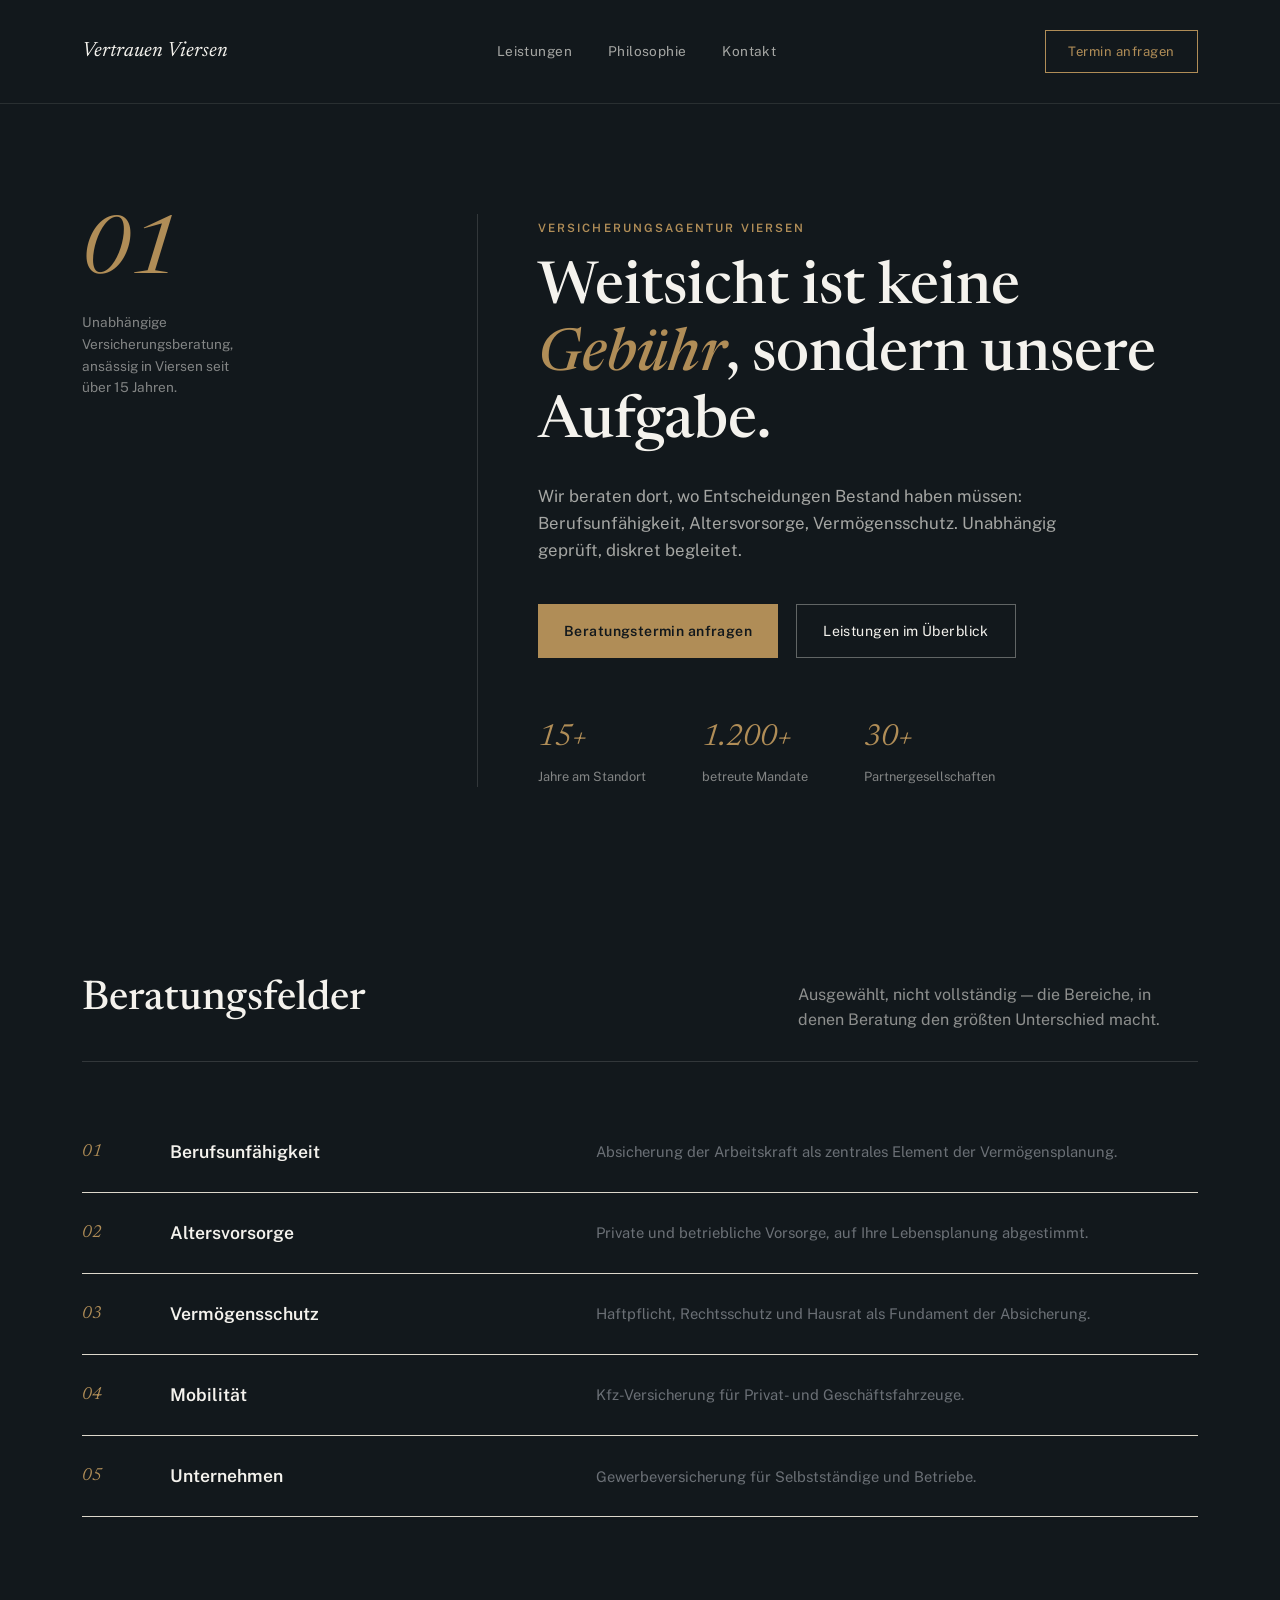
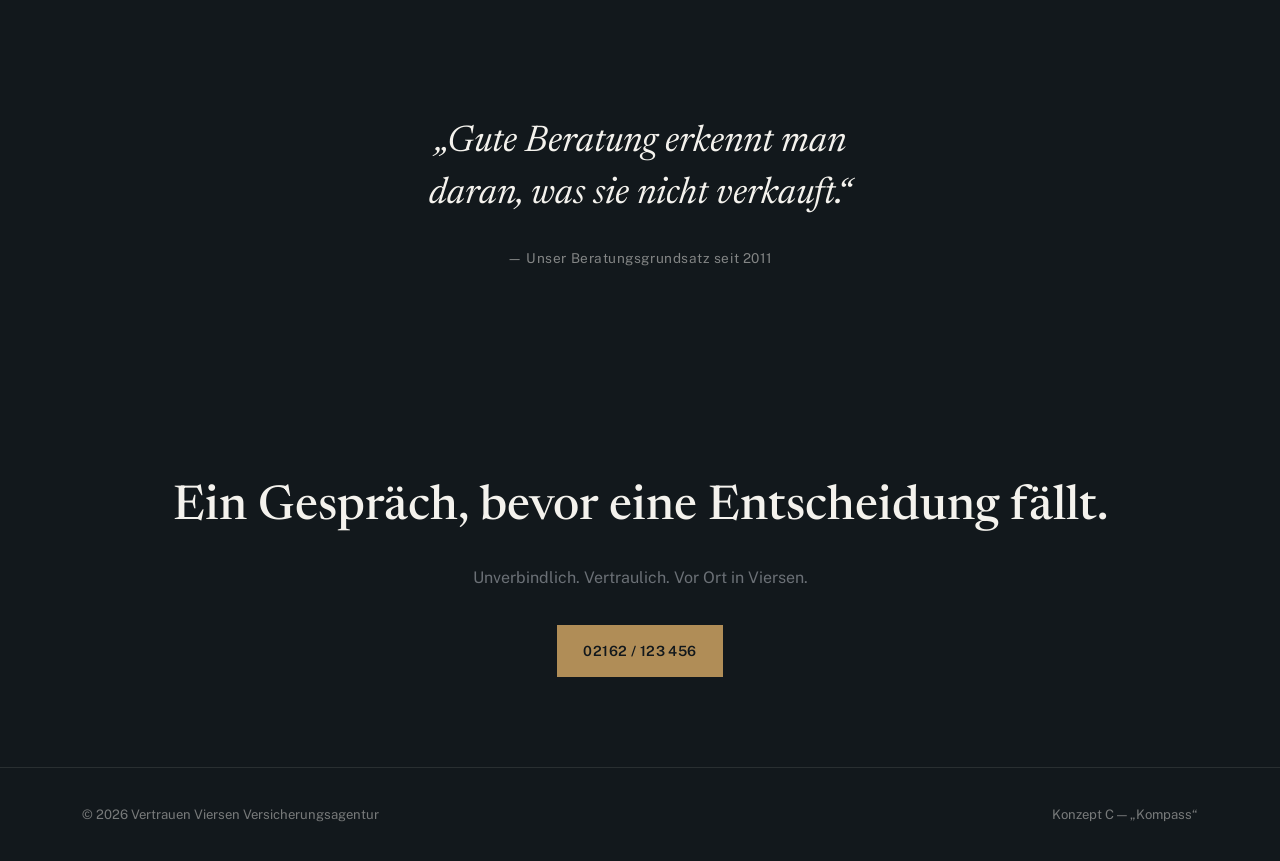
<file: previews/concept-c-premium.html>
<!DOCTYPE html>
<html lang="de">
<head>
<meta charset="UTF-8">
<meta name="viewport" content="width=device-width, initial-scale=1.0">
<title>Konzept C — Kompass | Versicherungsagentur Viersen</title>
<link rel="preconnect" href="https://fonts.googleapis.com">
<link rel="preconnect" href="https://fonts.gstatic.com" crossorigin>
<link href="https://fonts.googleapis.com/css2?family=Newsreader:ital,opsz,wght@0,6..72,400;0,6..72,500;1,6..72,400&family=Public+Sans:wght@400;500;600;700&display=swap" rel="stylesheet">
<style>
  :root {
    --ink: #12181c;
    --ink-2: #1b2328;
    --paper: #f4f2ed;
    --paper-line: #ddd8cc;
    --brass: #b08d57;
    --brass-soft: rgba(176, 141, 87, 0.14);
    --muted: #6b7076;
    --max: 1180px;
  }
  * { box-sizing: border-box; margin: 0; padding: 0; }
  html { scroll-behavior: smooth; }
  body { font-family: "Public Sans", sans-serif; background: var(--ink); color: var(--paper); line-height: 1.6; }
  .serif { font-family: "Newsreader", serif; }
  a { color: inherit; text-decoration: none; }
  .wrap { max-width: var(--max); margin: 0 auto; padding: 0 32px; }
  .rule { border: none; border-top: 1px solid rgba(244,242,237,0.14); }

  .eyebrow { font-size: 0.72rem; letter-spacing: 0.18em; text-transform: uppercase; color: var(--brass); font-weight: 600; }

  /* Nav */
  .nav { padding: 30px 0; border-bottom: 1px solid rgba(244,242,237,0.1); }
  .nav .wrap { display: flex; justify-content: space-between; align-items: center; }
  .brand { font-family: "Newsreader", serif; font-size: 1.3rem; font-style: italic; }
  .nav-links { display: flex; gap: 36px; font-size: 0.85rem; letter-spacing: 0.03em; color: rgba(244,242,237,0.65); }
  .nav-links a:hover { color: var(--paper); }
  .nav .cta { border: 1px solid var(--brass); color: var(--brass); padding: 10px 22px; font-size: 0.82rem; letter-spacing: 0.04em; }
  .nav .cta:hover { background: var(--brass); color: var(--ink); }

  /* Hero */
  .hero { padding: 110px 0 90px; }
  .hero .wrap { display: grid; grid-template-columns: 0.6fr 1fr; gap: 60px; }
  .hero-index { border-right: 1px solid rgba(244,242,237,0.14); padding-right: 40px; }
  .hero-index .n { font-family: "Newsreader", serif; font-style: italic; font-size: 5rem; color: var(--brass); line-height: 1; }
  .hero-index p { color: rgba(244,242,237,0.5); font-size: 0.85rem; margin-top: 18px; max-width: 22ch; }
  .hero h1 { font-family: "Newsreader", serif; font-weight: 500; font-size: clamp(2.4rem, 4.6vw, 4rem); line-height: 1.14; }
  .hero h1 em { color: var(--brass); font-style: italic; }
  .hero .lead { margin-top: 26px; color: rgba(244,242,237,0.65); max-width: 56ch; font-size: 1.05rem; }
  .hero-actions { margin-top: 40px; display: flex; gap: 18px; flex-wrap: wrap; }
  .btn { display: inline-flex; align-items: center; gap: 10px; padding: 15px 26px; font-size: 0.88rem; letter-spacing: 0.03em; cursor: pointer; transition: all 0.2s ease; }
  .btn-solid { background: var(--brass); color: var(--ink); font-weight: 600; }
  .btn-solid:hover { background: #c39d68; }
  .btn-outline { border: 1px solid rgba(244,242,237,0.35); color: var(--paper); }
  .btn-outline:hover { border-color: var(--paper); }

  .stat-row { display: flex; gap: 56px; margin-top: 56px; flex-wrap: wrap; }
  .stat-row div .n { font-family: "Newsreader", serif; font-style: italic; font-size: 1.9rem; color: var(--brass); }
  .stat-row div .l { font-size: 0.8rem; color: rgba(244,242,237,0.5); margin-top: 4px; }

  /* Services — editorial list, not cards */
  section.pad { padding: 90px 0; }
  .pad-light { background: var(--paper); color: var(--ink); }
  .section-head { display: flex; justify-content: space-between; align-items: flex-end; gap: 24px; margin-bottom: 50px; flex-wrap: wrap; border-bottom: 1px solid var(--paper-line); padding-bottom: 28px; }
  .pad:not(.pad-light) .section-head { border-color: rgba(244,242,237,0.14); }
  .section-head h2 { font-family: "Newsreader", serif; font-weight: 500; font-size: clamp(1.9rem, 3.2vw, 2.7rem); }
  .section-head p { color: var(--muted); max-width: 40ch; }
  .pad:not(.pad-light) .section-head p { color: rgba(244,242,237,0.55); }

  .service-list { display: flex; flex-direction: column; }
  .service-row {
    display: grid; grid-template-columns: 60px 1fr 1.4fr auto;
    gap: 28px; align-items: center; padding: 26px 0;
    border-bottom: 1px solid var(--paper-line);
  }
  .service-row .num { font-family: "Newsreader", serif; font-style: italic; color: var(--brass); font-size: 1.1rem; }
  .service-row h3 { font-size: 1.1rem; font-weight: 600; }
  .service-row p { color: var(--muted); font-size: 0.92rem; }
  .service-row .arrow { color: var(--brass); font-size: 1.1rem; opacity: 0; transition: opacity 0.2s ease, transform 0.2s ease; }
  .service-row:hover .arrow { opacity: 1; transform: translateX(4px); }
  .service-row:hover { background: var(--brass-soft); }

  /* Quote */
  .quote-band { text-align: center; padding: 110px 0; }
  .quote-band blockquote { font-family: "Newsreader", serif; font-style: italic; font-size: clamp(1.5rem, 3vw, 2.3rem); max-width: 22ch; margin: 0 auto; line-height: 1.4; }
  .quote-band cite { display: block; margin-top: 28px; font-style: normal; color: rgba(244,242,237,0.5); font-size: 0.85rem; letter-spacing: 0.04em; }

  /* CTA */
  .cta-band { text-align: center; }
  .cta-band h2 { font-family: "Newsreader", serif; font-weight: 500; font-size: clamp(2rem, 4vw, 3rem); }
  .cta-band p { color: var(--muted); margin: 18px 0 34px; }

  footer { background: var(--ink); color: rgba(244,242,237,0.45); padding: 36px 0; font-size: 0.82rem; border-top: 1px solid rgba(244,242,237,0.1); }
  footer .wrap { display: flex; justify-content: space-between; flex-wrap: wrap; gap: 12px; }

  @media (max-width: 860px) {
    .hero .wrap { grid-template-columns: 1fr; }
    .hero-index { border-right: none; border-bottom: 1px solid rgba(244,242,237,0.14); padding-right: 0; padding-bottom: 28px; }
    .nav-links { display: none; }
    .service-row { grid-template-columns: 40px 1fr; }
    .service-row p, .service-row .arrow { display: none; }
  }
</style>
</head>
<body>

<nav class="nav">
  <div class="wrap">
    <div class="brand">Vertrauen Viersen</div>
    <div class="nav-links">
      <a href="#leistungen">Leistungen</a>
      <a href="#philosophie">Philosophie</a>
      <a href="#kontakt">Kontakt</a>
    </div>
    <a href="#kontakt" class="cta">Termin anfragen</a>
  </div>
</nav>

<header class="hero">
  <div class="wrap">
    <div class="hero-index">
      <div class="n">01</div>
      <p>Unabhängige Versicherungsberatung, ansässig in Viersen seit über 15 Jahren.</p>
    </div>
    <div>
      <span class="eyebrow">Versicherungsagentur Viersen</span>
      <h1 style="margin-top:16px;">Weitsicht ist keine <em>Gebühr</em>, sondern unsere Aufgabe.</h1>
      <p class="lead">Wir beraten dort, wo Entscheidungen Bestand haben müssen: Berufsunfähigkeit, Altersvorsorge, Vermögensschutz. Unabhängig geprüft, diskret begleitet.</p>
      <div class="hero-actions">
        <a href="#kontakt" class="btn btn-solid">Beratungstermin anfragen</a>
        <a href="#leistungen" class="btn btn-outline">Leistungen im Überblick</a>
      </div>
      <div class="stat-row">
        <div><div class="n">15+</div><div class="l">Jahre am Standort</div></div>
        <div><div class="n">1.200+</div><div class="l">betreute Mandate</div></div>
        <div><div class="n">30+</div><div class="l">Partnergesellschaften</div></div>
      </div>
    </div>
  </div>
</header>

<section class="pad" id="leistungen">
  <div class="wrap">
    <div class="section-head">
      <h2>Beratungsfelder</h2>
      <p>Ausgewählt, nicht vollständig — die Bereiche, in denen Beratung den größten Unterschied macht.</p>
    </div>
    <div class="service-list">
      <div class="service-row"><span class="num">01</span><h3>Berufsunfähigkeit</h3><p>Absicherung der Arbeitskraft als zentrales Element der Vermögensplanung.</p><span class="arrow">→</span></div>
      <div class="service-row"><span class="num">02</span><h3>Altersvorsorge</h3><p>Private und betriebliche Vorsorge, auf Ihre Lebensplanung abgestimmt.</p><span class="arrow">→</span></div>
      <div class="service-row"><span class="num">03</span><h3>Vermögensschutz</h3><p>Haftpflicht, Rechtsschutz und Hausrat als Fundament der Absicherung.</p><span class="arrow">→</span></div>
      <div class="service-row"><span class="num">04</span><h3>Mobilität</h3><p>Kfz-Versicherung für Privat- und Geschäftsfahrzeuge.</p><span class="arrow">→</span></div>
      <div class="service-row"><span class="num">05</span><h3>Unternehmen</h3><p>Gewerbeversicherung für Selbstständige und Betriebe.</p><span class="arrow">→</span></div>
    </div>
  </div>
</section>

<section class="quote-band" id="philosophie">
  <div class="wrap">
    <blockquote>„Gute Beratung erkennt man daran, was sie nicht verkauft.“</blockquote>
    <cite>— Unser Beratungsgrundsatz seit 2011</cite>
  </div>
</section>

<section class="pad cta-band" id="kontakt">
  <div class="wrap">
    <h2>Ein Gespräch, bevor eine Entscheidung fällt.</h2>
    <p>Unverbindlich. Vertraulich. Vor Ort in Viersen.</p>
    <a href="tel:+4921621234560" class="btn btn-solid">02162 / 123 456</a>
  </div>
</section>

<footer>
  <div class="wrap">
    <span>© 2026 Vertrauen Viersen Versicherungsagentur</span>
    <span>Konzept C — „Kompass“</span>
  </div>
</footer>

</body>
</html>
</file>
<file: css/style.css>
/* ==========================================================================
   Versicherungsagentur Viersen — "Kompass" (Premium/Interactive)
   ========================================================================== */

:root {
  --ink: #12181c;
  --ink-2: #1b2328;
  --ink-3: #232d33;
  --paper: #f4f2ed;
  --paper-soft: #fbfaf7;
  --paper-line: #ddd8cc;
  --brass: #b08d57;
  --brass-bright: #d8b378;
  --brass-soft: rgba(176, 141, 87, 0.14);
  --line: rgba(244, 242, 237, 0.14);
  --text: #f4f2ed;
  --muted: rgba(244, 242, 237, 0.6);
  --muted-strong: rgba(244, 242, 237, 0.75);
  --ink-muted: #6b7076;
  --max: 1180px;
  --ease: cubic-bezier(0.16, 1, 0.3, 1);
  --radius: 4px;
}

* { box-sizing: border-box; margin: 0; padding: 0; }

html { scroll-behavior: smooth; }

body {
  font-family: "Public Sans", -apple-system, BlinkMacSystemFont, "Segoe UI", sans-serif;
  background: var(--ink);
  color: var(--text);
  line-height: 1.65;
  cursor: none;
}

.serif { font-family: "Newsreader", serif; }

a { color: inherit; text-decoration: none; }
ul { list-style: none; }
img { max-width: 100%; display: block; }

.wrap { max-width: var(--max); margin: 0 auto; padding: 0 32px; }

.eyebrow {
  font-size: 0.72rem; letter-spacing: 0.18em; text-transform: uppercase;
  color: var(--brass); font-weight: 600;
}

@media (hover: none), (pointer: coarse) {
  body { cursor: auto; }
}
@media (prefers-reduced-motion: reduce) {
  body { cursor: auto; }
  html { scroll-behavior: auto; }
}

/* Custom cursor
   ========================================================================== */

.cursor-dot, .cursor-ring {
  position: fixed; top: 0; left: 0; pointer-events: none; z-index: 9999;
  border-radius: 50%; transform: translate(-50%, -50%);
  opacity: 0;
}
.cursor-dot.is-ready, .cursor-ring.is-ready { opacity: 1; }
.cursor-dot { width: 6px; height: 6px; background: var(--brass-bright); }
.cursor-ring {
  width: 36px; height: 36px; border: 1px solid rgba(216, 179, 120, 0.5);
  transition: width 0.25s var(--ease), height 0.25s var(--ease), border-color 0.25s ease, background 0.25s ease, opacity 0.2s ease;
}
.cursor-ring.is-active { width: 60px; height: 60px; background: rgba(216, 179, 120, 0.08); border-color: var(--brass-bright); }

@media (hover: none), (pointer: coarse) {
  .cursor-dot, .cursor-ring { display: none; }
}
@media (prefers-reduced-motion: reduce) {
  .cursor-dot, .cursor-ring { display: none; }
}

/* Scroll progress */
.progress-bar {
  position: fixed; top: 0; left: 0; height: 2px; background: var(--brass-bright);
  z-index: 998; width: 0%;
}

/* Buttons
   ========================================================================== */

.btn {
  display: inline-flex; align-items: center; gap: 10px;
  padding: 15px 28px; font-size: 0.9rem; font-weight: 600; letter-spacing: 0.02em;
  cursor: pointer; border: 1px solid transparent; border-radius: var(--radius);
  transition: background 0.2s ease, border-color 0.2s ease, color 0.2s ease, transform 0.15s ease;
  will-change: transform;
}
.btn-solid { background: var(--brass); color: var(--ink); }
.btn-solid:hover { background: var(--brass-bright); }
.btn-outline { border-color: rgba(244, 242, 237, 0.35); color: var(--text); }
.btn-outline:hover { border-color: var(--text); }
.btn-outline-dark { border-color: rgba(18, 24, 28, 0.3); color: var(--ink); }
.btn-outline-dark:hover { border-color: var(--ink); background: rgba(18, 24, 28, 0.06); }
.btn:active { transform: scale(0.97); }
.btn:focus-visible, a:focus-visible, button:focus-visible, input:focus-visible, textarea:focus-visible, select:focus-visible {
  outline: 2px solid var(--brass-bright); outline-offset: 2px;
}

/* Reveal
   ========================================================================== */

.reveal {
  opacity: 0; transform: translateY(24px);
  transition: opacity 0.7s var(--ease), transform 0.7s var(--ease);
  will-change: opacity, transform;
}
.reveal.is-visible { opacity: 1; transform: translateY(0); }
@media (prefers-reduced-motion: reduce) {
  .reveal { opacity: 1; transform: none; transition: none; }
}
.service-list .reveal:nth-child(1) { transition-delay: 0ms; }
.service-list .reveal:nth-child(2) { transition-delay: 60ms; }
.service-list .reveal:nth-child(3) { transition-delay: 120ms; }
.service-list .reveal:nth-child(4) { transition-delay: 180ms; }
.service-list .reveal:nth-child(5) { transition-delay: 240ms; }
.service-list .reveal:nth-child(6) { transition-delay: 300ms; }
.service-list .reveal:nth-child(7) { transition-delay: 360ms; }
.service-list .reveal:nth-child(8) { transition-delay: 420ms; }
.testimonial-grid .reveal:nth-child(1) { transition-delay: 0ms; }
.testimonial-grid .reveal:nth-child(2) { transition-delay: 100ms; }
.testimonial-grid .reveal:nth-child(3) { transition-delay: 200ms; }
.steps .reveal:nth-child(1) { transition-delay: 0ms; }
.steps .reveal:nth-child(2) { transition-delay: 80ms; }
.steps .reveal:nth-child(3) { transition-delay: 160ms; }
.steps .reveal:nth-child(4) { transition-delay: 240ms; }

/* Header / Nav
   ========================================================================== */

.site-header {
  position: sticky; top: 0; z-index: 1000;
  background: rgba(18, 24, 28, 0.88);
  backdrop-filter: blur(10px);
  border-bottom: 1px solid var(--line);
}
.navbar { display: flex; align-items: center; justify-content: space-between; padding: 22px 32px; max-width: var(--max); margin: 0 auto; }
.logo { font-family: "Newsreader", serif; font-style: italic; font-size: 1.3rem; color: var(--text); }
.nav-links { display: flex; align-items: center; gap: 34px; }
.nav-links a {
  position: relative; padding: 6px 0; font-size: 0.86rem; letter-spacing: 0.02em;
  color: var(--muted-strong); transition: color 0.2s ease;
}
.nav-links a::after {
  content: ""; position: absolute; left: 0; right: 100%; bottom: 0; height: 1px;
  background: var(--brass-bright); transition: right 0.25s ease;
}
.nav-links a:hover, .nav-links a.active { color: var(--text); }
.nav-links a:hover::after, .nav-links a.active::after { right: 0; }

.nav-cta { display: flex; align-items: center; gap: 18px; }
.nav-phone { font-size: 0.85rem; font-weight: 600; color: var(--brass-bright); }
.nav-cta .btn { padding: 11px 22px; border: 1px solid var(--brass); color: var(--brass); background: transparent; font-size: 0.82rem; }
.nav-cta .btn:hover { background: var(--brass); color: var(--ink); }

.nav-toggle {
  display: none; flex-direction: column; justify-content: center; gap: 5px;
  width: 42px; height: 42px; background: none; border: none; border-radius: var(--radius);
  cursor: pointer; padding: 8px;
}
.nav-toggle span { width: 24px; height: 1px; background: var(--text); transition: transform 0.25s ease, opacity 0.25s ease, width 0.25s ease; }
.nav-toggle.active span:nth-child(1) { transform: translateY(7px) rotate(45deg); }
.nav-toggle.active span:nth-child(2) { opacity: 0; width: 0; }
.nav-toggle.active span:nth-child(3) { transform: translateY(-7px) rotate(-45deg); }

.nav-backdrop {
  position: fixed; inset: 0; background: rgba(8, 11, 13, 0.6); backdrop-filter: blur(3px);
  z-index: 998; opacity: 0; pointer-events: none; transition: opacity 0.25s ease;
}
body.nav-drawer-open .nav-backdrop { opacity: 1; pointer-events: auto; }
body.nav-drawer-open { overflow: hidden; }

/* Hero
   ========================================================================== */

.hero { position: relative; padding: 64px 0 60px; overflow: hidden; border-bottom: 1px solid var(--line); }
#constellation { position: absolute; inset: 0; width: 100%; height: 100%; opacity: 0.8; }
.hero .wrap { position: relative; display: grid; grid-template-columns: 0.55fr 1fr; gap: 56px; }
.hero-index { border-right: 1px solid var(--line); padding-right: 40px; }
.hero-index .n { font-size: 4.6rem; color: var(--brass); line-height: 1; font-variant-numeric: tabular-nums; }
.hero-index p { color: var(--muted); font-size: 0.85rem; margin-top: 18px; max-width: 22ch; }
.hero h1 { font-weight: 500; font-size: clamp(2.2rem, 4.4vw, 3.7rem); line-height: 1.14; }
.hero h1 em { color: var(--brass); font-style: italic; }
.hero .lead { margin-top: 24px; color: var(--muted-strong); max-width: 56ch; font-size: 1.05rem; }
.hero-actions { margin-top: 36px; display: flex; gap: 16px; flex-wrap: wrap; }
.hero-actions .btn-outline { border-color: rgba(244,242,237,0.3); }

.stat-row { display: flex; gap: 48px; margin-top: 52px; flex-wrap: wrap; }
.stat-row div .n { font-family: "Newsreader", serif; font-style: italic; font-size: 1.8rem; color: var(--brass); font-variant-numeric: tabular-nums; }
.stat-row div .l { font-size: 0.8rem; color: var(--muted); margin-top: 4px; }

/* Sections
   ========================================================================== */

section.pad { padding: 88px 0; border-bottom: 1px solid var(--line); }
.pad-light { background: var(--paper); color: var(--ink); }
.pad-light .eyebrow { color: var(--brass); }

.section-head { display: flex; justify-content: space-between; align-items: flex-end; gap: 24px; margin-bottom: 48px; flex-wrap: wrap; padding-bottom: 26px; border-bottom: 1px solid var(--line); }
.pad-light .section-head { border-color: var(--paper-line); }
.section-head h2 { font-family: "Newsreader", serif; font-weight: 500; font-size: clamp(1.8rem, 3.2vw, 2.6rem); }
.section-head p { color: var(--muted); max-width: 42ch; }
.pad-light .section-head p { color: var(--ink-muted); }

/* Services — editorial list
   ========================================================================== */

.service-list { display: flex; flex-direction: column; }
.service-row {
  display: grid; grid-template-columns: 50px 1fr 1.5fr auto;
  gap: 26px; align-items: center; padding: 26px 0;
  border-bottom: 1px solid var(--line); position: relative;
}
.service-row .num { font-family: "Newsreader", serif; font-style: italic; color: var(--brass); font-size: 1.05rem; }
.service-row h3 { font-size: 1.08rem; font-weight: 600; }
.service-row p { color: var(--muted); font-size: 0.92rem; }
.service-row .arrow { color: var(--brass); font-size: 1.05rem; opacity: 0; transition: opacity 0.2s ease, transform 0.2s ease; }
.service-row:hover .arrow { opacity: 1; transform: translateX(4px); }
.service-row:hover { background: var(--brass-soft); }
.service-row .spark { position: absolute; left: 0; top: 0; height: 100%; width: 2px; background: var(--brass-bright); transform: scaleY(0); transition: transform 0.3s var(--ease); }
.service-row:hover .spark { transform: scaleY(1); }

/* About
   ========================================================================== */

.about-grid { display: grid; grid-template-columns: 0.55fr 1fr; gap: 56px; }
.about-figure { border-right: 1px solid var(--line); padding-right: 40px; }
.about-figure .n { font-family: "Newsreader", serif; font-style: italic; font-size: 4.6rem; color: var(--brass); line-height: 1; }
.about-figure p { color: var(--muted); font-size: 0.85rem; margin-top: 18px; }
.about-content p { color: var(--muted-strong); margin-bottom: 18px; max-width: 62ch; }
.about-list { display: grid; grid-template-columns: repeat(2, 1fr); gap: 12px 24px; margin: 26px 0 32px; max-width: 640px; }
.about-list li { display: flex; align-items: center; gap: 10px; font-size: 0.92rem; color: var(--text); }
.about-list li::before { content: "—"; color: var(--brass); }

/* Process
   ========================================================================== */

.steps { display: grid; grid-template-columns: repeat(4, 1fr); }
.step { padding: 0 28px; border-left: 1px solid var(--line); }
.step:first-child { border-left: none; padding-left: 0; }
.step .n { font-family: "Newsreader", serif; font-style: italic; font-size: 2.4rem; color: var(--brass); }
.step h3 { font-family: "Newsreader", serif; font-weight: 500; font-size: 1.1rem; margin: 14px 0 10px; }
.step p { color: var(--muted); font-size: 0.9rem; }

/* Kompass-Check quiz
   ========================================================================== */

.quiz-card {
  max-width: 720px; margin: 0 auto; background: var(--paper-soft); border: 1px solid var(--paper-line);
  border-radius: var(--radius); padding: 48px; position: relative;
}
.quiz-dots { display: flex; gap: 8px; margin-bottom: 32px; }
.quiz-dots span { width: 28px; height: 2px; background: var(--paper-line); transition: background 0.3s ease; }
.quiz-dots span.done { background: var(--brass); }
.quiz-step { display: none; }
.quiz-step.active { display: block; animation: fadeUp 0.45s var(--ease); }
@keyframes fadeUp { from { opacity: 0; transform: translateY(10px); } to { opacity: 1; transform: translateY(0); } }
@media (prefers-reduced-motion: reduce) {
  .quiz-step.active { animation: none; }
}
.quiz-card h3 { font-family: "Newsreader", serif; font-weight: 500; font-size: 1.5rem; margin: 10px 0 26px; color: var(--ink); }
.quiz-options { display: grid; grid-template-columns: 1fr 1fr; gap: 14px; }
.quiz-option {
  border: 1px solid var(--paper-line); padding: 18px 20px; text-align: left; background: none;
  font-family: inherit; font-size: 0.94rem; color: var(--ink); cursor: pointer; border-radius: var(--radius);
  transition: border-color 0.2s ease, background 0.2s ease, transform 0.15s ease;
}
.quiz-option:hover { border-color: var(--brass); background: var(--brass-soft); transform: translateY(-2px); }
.quiz-result p { color: var(--ink-muted); margin-bottom: 24px; }
.quiz-restart { background: none; border: none; color: var(--ink-muted); font-size: 0.85rem; text-decoration: underline; cursor: pointer; margin-top: 16px; display: block; }

/* Testimonials
   ========================================================================== */

.testimonial-grid { display: grid; grid-template-columns: repeat(auto-fit, minmax(260px, 1fr)); gap: 2px; background: var(--line); border: 1px solid var(--line); }
.testimonial-card { background: var(--ink); padding: 32px 30px; }
.testimonial-card .stars { color: var(--brass); font-size: 0.85rem; margin-bottom: 16px; letter-spacing: 2px; }
.testimonial-card blockquote { font-family: "Newsreader", serif; font-style: italic; font-size: 1.05rem; color: var(--text); line-height: 1.5; margin-bottom: 20px; }
.testimonial-card cite { font-style: normal; font-size: 0.85rem; color: var(--muted); }
.testimonial-card cite strong { display: block; color: var(--text); font-weight: 600; font-size: 0.92rem; margin-bottom: 2px; }

/* Quote band
   ========================================================================== */

.quote-band { text-align: center; padding: 100px 0; }
.quote-band blockquote { font-family: "Newsreader", serif; font-style: italic; font-size: clamp(1.4rem, 2.8vw, 2.1rem); max-width: 24ch; margin: 0 auto; line-height: 1.4; }
.quote-band cite { display: block; margin-top: 24px; font-style: normal; color: var(--muted); font-size: 0.85rem; letter-spacing: 0.03em; }

/* FAQ
   ========================================================================== */

.faq-list { max-width: 780px; margin: 0 auto; }
.faq-item { border-bottom: 1px solid var(--paper-line); }
.faq-item:first-child { border-top: 1px solid var(--paper-line); }
.faq-question {
  width: 100%; display: flex; align-items: center; justify-content: space-between;
  padding: 24px 4px; background: none; border: none; cursor: pointer; font-family: inherit;
  font-weight: 600; font-size: 1rem; color: var(--ink); text-align: left;
}
.faq-question .plus { color: var(--brass); font-family: "Newsreader", serif; font-size: 1.3rem; transition: transform 0.25s ease; flex-shrink: 0; margin-left: 20px; }
.faq-item.open .faq-question .plus { transform: rotate(45deg); }
.faq-answer { max-height: 0; overflow: hidden; transition: max-height 0.3s ease, padding 0.3s ease; padding: 0 4px; color: var(--ink-muted); font-size: 0.94rem; }
.faq-item.open .faq-answer { max-height: 300px; padding: 0 4px 24px; }

/* Contact
   ========================================================================== */

.contact-grid { display: grid; grid-template-columns: 0.9fr 1.1fr; gap: 48px; }
.contact-info-card { border-right: 1px solid var(--line); padding-right: 44px; }
.contact-detail { display: flex; gap: 16px; padding: 18px 0; border-bottom: 1px solid var(--line); }
.contact-detail:first-of-type { padding-top: 0; }
.contact-detail:last-of-type { border-bottom: none; }
.contact-detail h4 { font-size: 0.92rem; margin-bottom: 4px; font-weight: 600; }
.contact-detail p, .contact-detail a { color: var(--muted); font-size: 0.92rem; }
.contact-detail .icon { color: var(--brass); flex-shrink: 0; margin-top: 2px; }

.map-frame { margin-top: 24px; border-radius: var(--radius); overflow: hidden; border: 1px solid var(--line); height: 200px; }
.map-frame iframe { width: 100%; height: 100%; border: 0; }

.contact-form .form-row { display: grid; grid-template-columns: 1fr 1fr; gap: 18px; }
.contact-form .form-group { margin-bottom: 18px; }
.contact-form label { display: block; font-size: 0.82rem; font-weight: 600; margin-bottom: 6px; color: var(--muted-strong); }
.contact-form input, .contact-form select, .contact-form textarea {
  width: 100%; padding: 13px 14px; border-radius: var(--radius); border: 1px solid var(--line);
  font-family: inherit; font-size: 0.95rem; background: var(--ink-2); color: var(--text);
  transition: border-color 0.2s ease;
}
.contact-form input::placeholder, .contact-form textarea::placeholder { color: rgba(244,242,237,0.35); }
.contact-form input:focus, .contact-form select:focus, .contact-form textarea:focus { outline: none; border-color: var(--brass); }
.contact-form textarea { resize: vertical; min-height: 120px; }
.contact-form select { color-scheme: dark; }
.form-consent { display: flex; align-items: flex-start; gap: 10px; font-size: 0.82rem; color: var(--muted); margin-bottom: 20px; }
.form-consent a { text-decoration: underline; color: var(--brass-bright); }
.form-consent input { margin-top: 4px; }
.form-status { margin-top: 14px; font-size: 0.88rem; font-weight: 600; }
.form-status.success { color: var(--brass-bright); }
.form-status.error { color: #e0785a; }

/* CTA band
   ========================================================================== */

.cta-band { text-align: center; }
.cta-band h2 { font-family: "Newsreader", serif; font-weight: 500; font-size: clamp(1.9rem, 3.6vw, 2.7rem); }
.cta-band p { color: var(--muted); margin: 16px 0 30px; }

/* Footer
   ========================================================================== */

.site-footer { padding: 64px 0 28px; }
.footer-grid { display: grid; grid-template-columns: 1.4fr 1fr 1fr 1.2fr; gap: 40px; margin-bottom: 48px; }
.footer-grid h4 { font-size: 0.85rem; letter-spacing: 0.05em; text-transform: uppercase; color: var(--brass); margin-bottom: 20px; font-weight: 600; }
.footer-about .logo { display: inline-block; margin-bottom: 16px; }
.footer-about p { color: var(--muted); font-size: 0.9rem; max-width: 300px; }
.footer-links li { margin-bottom: 12px; font-size: 0.88rem; color: var(--muted); }
.footer-links a:hover { color: var(--text); }
.footer-bottom { border-top: 1px solid var(--line); padding-top: 24px; display: flex; justify-content: space-between; flex-wrap: wrap; gap: 12px; font-size: 0.82rem; color: var(--muted); }
.footer-bottom a:hover { color: var(--text); }

/* Legal pages
   ========================================================================== */

.page-hero { padding: 64px 0; text-align: center; border-bottom: 1px solid var(--line); }
.page-hero h1 { font-family: "Newsreader", serif; font-weight: 500; font-size: clamp(1.8rem, 3.4vw, 2.6rem); }
.page-hero .breadcrumb { margin-top: 12px; font-size: 0.85rem; color: var(--muted); }
.page-hero .breadcrumb a { color: var(--brass-bright); font-weight: 600; }

.legal-page { padding: 64px 0 96px; background: var(--paper); color: var(--ink); }
.legal-page h1 { margin-bottom: 8px; }
.legal-page .updated { color: var(--ink-muted); font-size: 0.9rem; margin-bottom: 40px; }
.legal-page h2 { font-family: "Newsreader", serif; font-weight: 500; font-size: 1.3rem; margin: 36px 0 12px; }
.legal-page p, .legal-page li { color: var(--ink-muted); margin-bottom: 12px; }
.legal-page ul { list-style: disc; padding-left: 22px; }
.legal-page a { color: var(--brass); text-decoration: underline; }
.notice-box { background: #fdf4e3; border: 1px solid #e8cf9e; border-radius: var(--radius); padding: 18px 22px; font-size: 0.9rem; color: #6b5622; margin-bottom: 32px; }

/* Back to top */
.back-to-top {
  position: fixed; bottom: 24px; right: 24px; width: 46px; height: 46px; border-radius: 50%;
  background: var(--brass); color: var(--ink); display: flex; align-items: center; justify-content: center;
  box-shadow: 0 12px 28px rgba(0,0,0,0.35); opacity: 0; pointer-events: none; transform: translateY(10px);
  transition: opacity 0.25s ease, transform 0.25s ease, background 0.2s ease; z-index: 900; border: none; cursor: pointer;
}
.back-to-top.visible { opacity: 1; pointer-events: auto; transform: translateY(0); }
.back-to-top:hover { background: var(--brass-bright); }

/* Mobile CTA bar */
.mobile-cta-bar { display: none; }
@media (max-width: 760px) {
  .mobile-cta-bar {
    display: flex; position: fixed; left: 0; right: 0; bottom: 0; z-index: 850;
    background: var(--ink-2); border-top: 1px solid var(--line);
    padding: 10px 14px calc(10px + env(safe-area-inset-bottom, 0px)); gap: 10px;
    box-shadow: 0 -8px 24px rgba(0,0,0,0.3);
  }
  .mobile-cta-bar a { flex: 1; display: flex; align-items: center; justify-content: center; gap: 8px; padding: 13px 10px; border-radius: var(--radius); font-weight: 600; font-size: 0.9rem; }
  .mobile-cta-bar .mobile-cta-call { background: var(--ink-3); color: var(--text); }
  .mobile-cta-bar .mobile-cta-book { background: var(--brass); color: var(--ink); }
  body { padding-bottom: 68px; }
  .back-to-top { bottom: 90px; right: 16px; width: 42px; height: 42px; }
}

/* Responsive
   ========================================================================== */

@media (max-width: 980px) {
  .hero .wrap, .about-grid, .contact-grid { grid-template-columns: 1fr; }
  .hero-index, .about-figure { border-right: none; border-bottom: 1px solid var(--line); padding-right: 0; padding-bottom: 28px; margin-bottom: 28px; }
  .contact-info-card { border-right: none; border-bottom: 1px solid var(--line); padding-right: 0; padding-bottom: 40px; margin-bottom: 8px; }
  .steps { grid-template-columns: repeat(2, 1fr); gap: 32px 0; }
  .step:nth-child(2) { border-left: 1px solid var(--line); padding-left: 28px; }
  .step:nth-child(3) { border-left: none; padding-left: 0; }
  .footer-grid { grid-template-columns: 1fr 1fr; }
}

@media (max-width: 1000px) {
  .nav-links, .nav-cta .nav-phone { display: none; }
  .nav-toggle { display: flex; position: relative; z-index: 1000; }

  .nav-links {
    position: fixed; top: 0; right: 0; bottom: 0; width: min(78vw, 320px);
    background: var(--ink-2); flex-direction: column; align-items: stretch; justify-content: flex-start;
    gap: 4px; padding: 96px 28px 32px; box-shadow: -20px 0 40px rgba(0,0,0,0.35);
    z-index: 999; transform: translateX(100%); transition: transform 0.35s var(--ease);
  }
  body.nav-drawer-open .nav-links { display: flex; transform: translateX(0); }
  .nav-links li { border-bottom: 1px solid var(--line); }
  .nav-links a { display: block; padding: 16px 4px; font-size: 1.02rem; }
  .nav-links a::after { display: none; }
}

@media (max-width: 760px) {
  section.pad { padding: 64px 0; }
  .service-row { grid-template-columns: 34px 1fr; }
  .service-row p, .service-row .arrow { display: none; }
  .quiz-options { grid-template-columns: 1fr; }
  .quiz-card { padding: 32px 22px; }
  .about-list { grid-template-columns: 1fr; }
  .contact-form .form-row { grid-template-columns: 1fr; }
  .steps { grid-template-columns: 1fr; }
  .step { border-left: none !important; padding-left: 0 !important; border-bottom: 1px solid var(--line); padding-bottom: 24px; }
  .step:last-child { border-bottom: none; }
  .footer-grid { grid-template-columns: 1fr; gap: 32px; }
  .footer-bottom { flex-direction: column; text-align: center; }
}

@media (max-width: 500px) {
  .hero-actions { flex-direction: column; }
  .hero-actions .btn { width: 100%; justify-content: center; }
  .stat-row { gap: 24px; }
}
</file>
